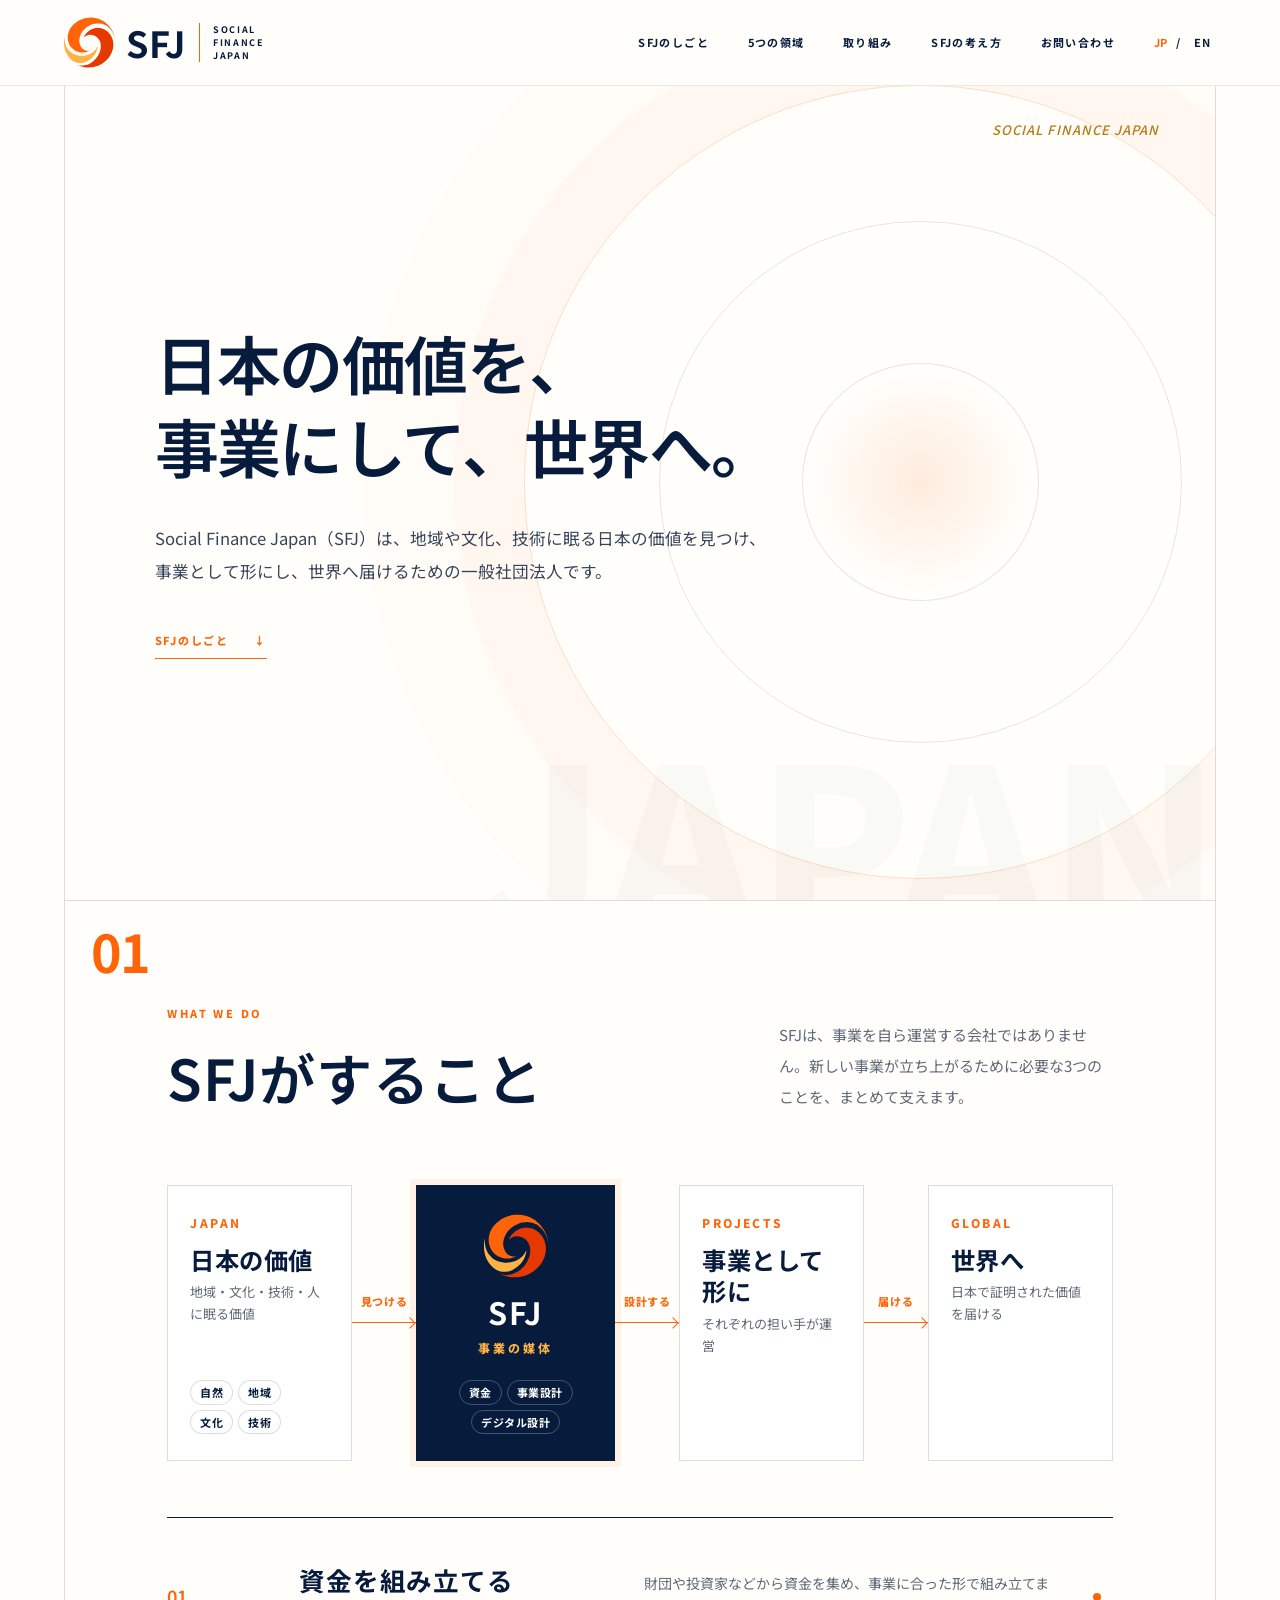
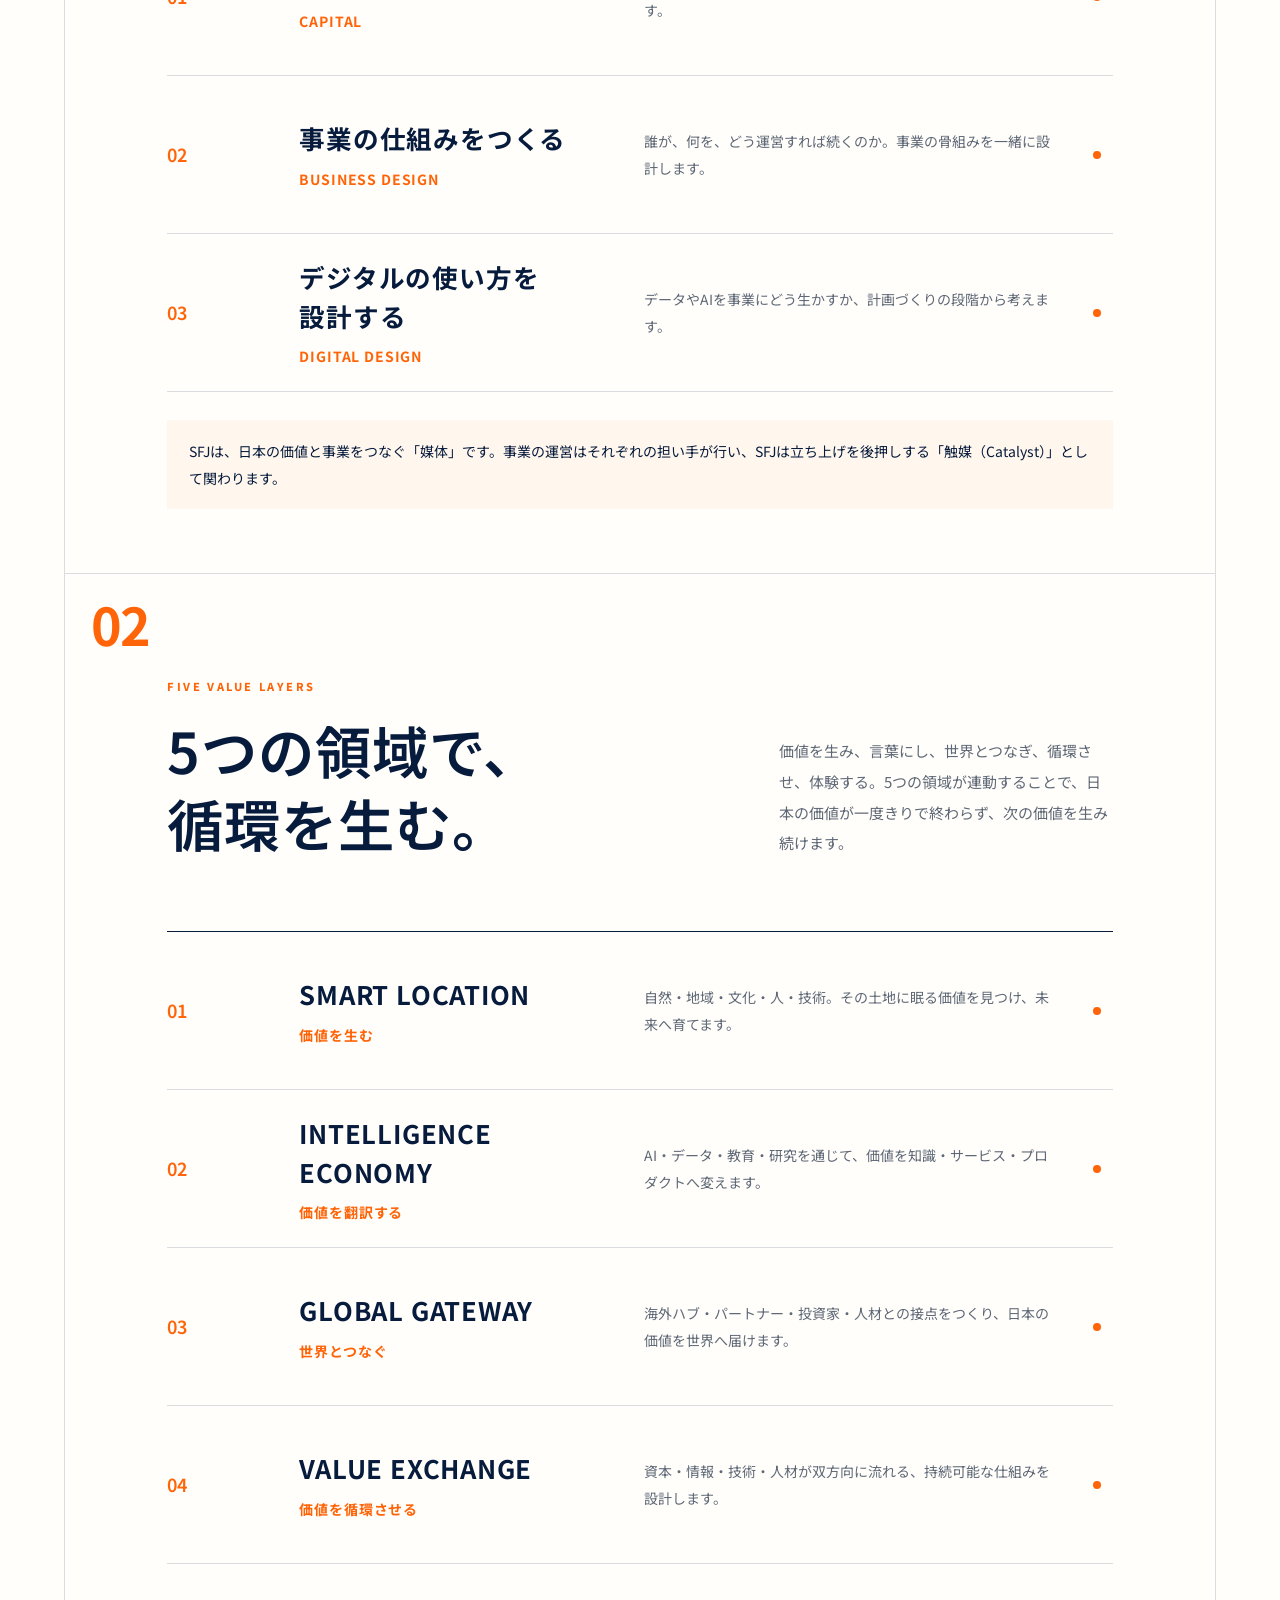
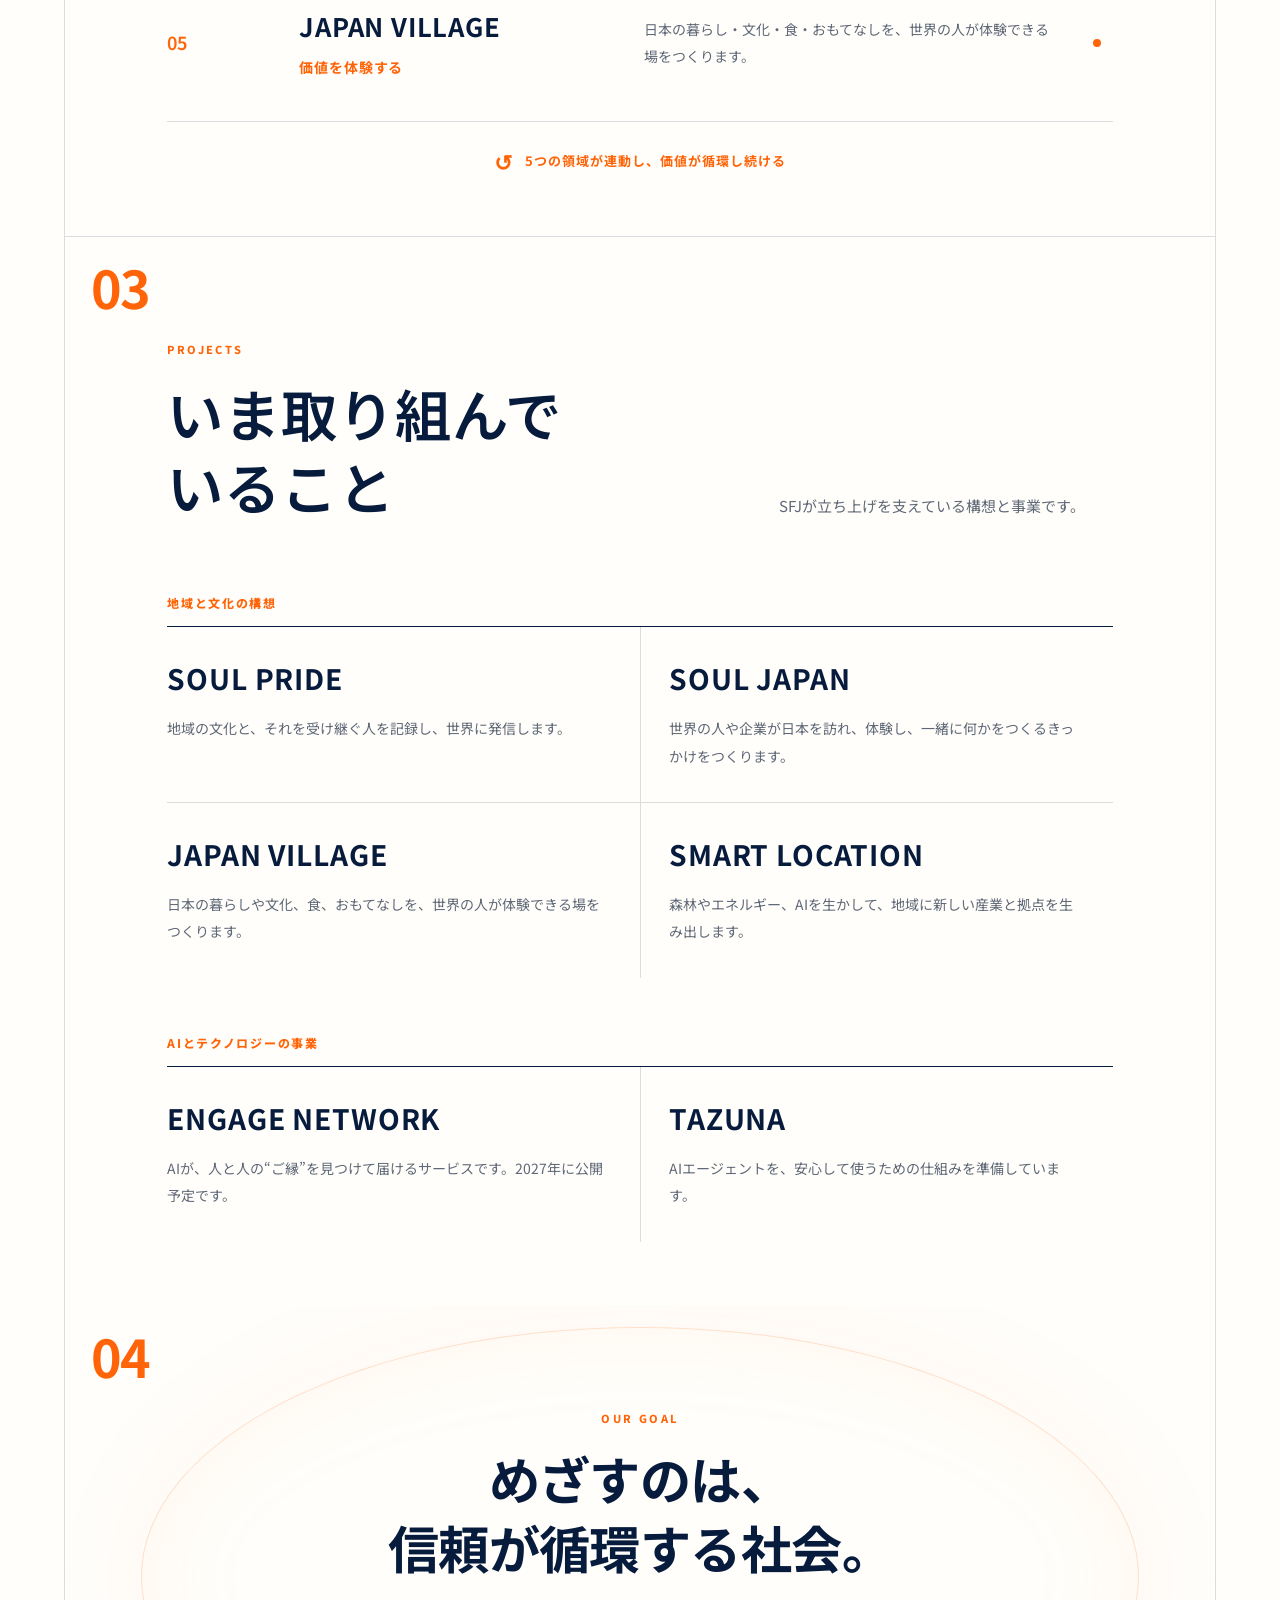
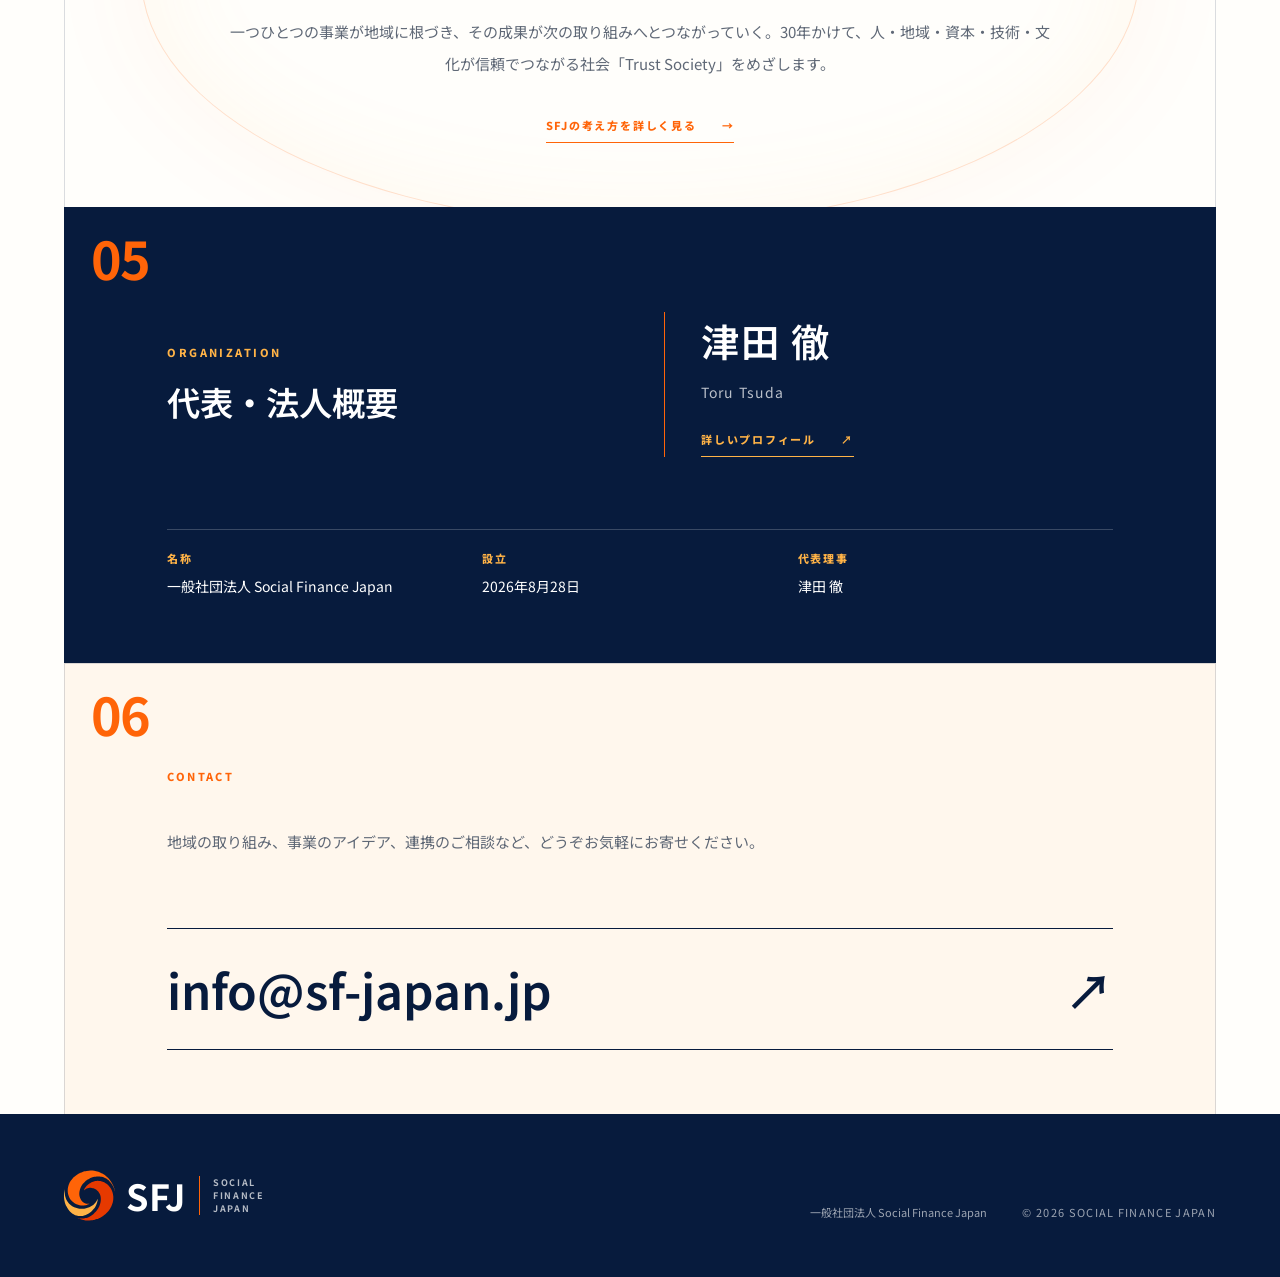
<file: index.html>
<!DOCTYPE html><html lang="ja"><head><meta charSet="utf-8"/><meta name="viewport" content="width=device-width, initial-scale=1"/><link rel="stylesheet" href="style.css?v=20261003b"><link rel="stylesheet" href="additions.css?v=20261003b"><title>Social Finance Japan | 日本の価値を、事業にして、世界へ</title><meta name="description" content="Social Finance Japan（SFJ）は、地域や文化、技術に眠る日本の価値を見つけ、事業として形にし、世界へ届けるための一般社団法人です。"/><link rel="alternate" hreflang="ja" href="https://sf-japan.jp/"/><link rel="alternate" hreflang="en" href="https://sf-japan.jp/en/"/><link rel="alternate" hreflang="x-default" href="https://sf-japan.jp/"/><link rel="canonical" href="https://sf-japan.jp/"/><meta property="og:type" content="website"/><meta property="og:url" content="https://sf-japan.jp/"/><meta property="og:title" content="Social Finance Japan | 日本の価値を、事業にして、世界へ"/><meta property="og:description" content="Social Finance Japan（SFJ）は、地域や文化、技術に眠る日本の価値を見つけ、事業として形にし、世界へ届けるための一般社団法人です。"/><meta property="og:image" content="https://sf-japan.jp/og-image.png"/><meta name="twitter:card" content="summary_large_image"/><link rel="icon" type="image/svg+xml" href="sfj-mark.svg?v=20261003b"/><link rel="apple-touch-icon" href="apple-touch-icon.png"/></head><body><main><header class="site-header"><a href="#top" aria-label="Social Finance Japan ホーム"><div class="brand "><img src="sfj-mark.svg?v=20261003b" alt="SFJ" width="78" height="68"/><div class="brand__type"><strong>SFJ</strong><span>SOCIAL FINANCE JAPAN</span></div></div></a><div class="header-actions"><nav aria-label="メインナビゲーション"><a href="#what">SFJのしごと</a><a href="#layers">5つの領域</a><a href="#projects">取り組み</a><a href="vision/">SFJの考え方</a><a href="#contact">お問い合わせ</a></nav><div class="language-switch" aria-label="言語切り替え"><span aria-current="page" lang="ja">JP</span><span aria-hidden="true">/</span><a href="en/" hrefLang="en" lang="en" aria-label="View in English">EN</a></div></div></header><section class="hero section-frame" id="top"><div class="hero__ring" aria-hidden="true"></div><div class="eyebrow">SOCIAL FINANCE JAPAN</div><div class="hero__content"><h1>日本の価値を、<br/><span class="nw">事業にして、</span><span class="nw">世界へ。</span></h1><p class="hero__lead">Social Finance Japan（SFJ）は、地域や文化、技術に眠る日本の価値を見つけ、<br class="pc"/>事業として形にし、世界へ届けるための一般社団法人です。</p><a class="text-link" href="#what">SFJのしごと <span aria-hidden="true">↓</span></a></div><div class="hero__word" aria-hidden="true">JAPAN</div></section><section class="values section-frame" id="what"><div class="section-number">01</div><div class="section-heading"><div><p class="section-label">WHAT WE DO</p><h2>SFJがすること</h2></div><p>SFJは、事業を自ら運営する会社ではありません。新しい事業が立ち上がるために必要な3つのことを、まとめて支えます。</p></div><figure class="eco eco--compact" aria-label="SFJが媒体となる構図：日本の価値を、SFJが資金・事業設計・デジタル設計でつなぎ、担い手が事業として形にし、世界へ届ける"><ol class="eco__flow"><li class="eco__node"><span class="eco__num">JAPAN</span><b>日本の価値</b><em>地域・文化・技術・人に眠る価値</em><div class="eco__tags"><span>自然</span><span>地域</span><span>文化</span><span>技術</span></div></li><li class="eco__arrow" aria-hidden="true"><span>見つける</span></li><li class="eco__node eco__node--core"><img src="sfj-mark.svg?v=20261003b" alt="" width="64" height="64"/><b>SFJ</b><em>事業の媒体</em><div class="eco__tags"><span>資金</span><span>事業設計</span><span>デジタル設計</span></div></li><li class="eco__arrow" aria-hidden="true"><span>設計する</span></li><li class="eco__node"><span class="eco__num">PROJECTS</span><b><span class="nw">事業として</span><span class="nw">形に</span></b><em>それぞれの担い手が運営</em></li><li class="eco__arrow" aria-hidden="true"><span>届ける</span></li><li class="eco__node"><span class="eco__num">GLOBAL</span><b>世界へ</b><em>日本で証明された価値を届ける</em></li></ol></figure><div class="values__list"><article class="value-row"><span class="value-row__number">01</span><div class="value-row__title"><h3 class="simple__h3">資金を組み立てる</h3><strong>CAPITAL</strong></div><p>財団や投資家などから資金を集め、事業に合った形で組み立てます。</p><span class="value-row__dot" aria-hidden="true"></span></article><article class="value-row"><span class="value-row__number">02</span><div class="value-row__title"><h3 class="simple__h3"><span class="nw">事業の</span><span class="nw">仕組みをつくる</span></h3><strong>BUSINESS DESIGN</strong></div><p>誰が、何を、どう運営すれば続くのか。事業の骨組みを一緒に設計します。</p><span class="value-row__dot" aria-hidden="true"></span></article><article class="value-row"><span class="value-row__number">03</span><div class="value-row__title"><h3 class="simple__h3"><span class="nw">デジタルの</span><span class="nw">使い方を</span><span class="nw">設計する</span></h3><strong>DIGITAL DESIGN</strong></div><p>データやAIを事業にどう生かすか、計画づくりの段階から考えます。</p><span class="value-row__dot" aria-hidden="true"></span></article></div><p class="simple__note">SFJは、日本の価値と事業をつなぐ「媒体」です。事業の運営はそれぞれの担い手が行い、SFJは立ち上げを後押しする「触媒（Catalyst）」として関わります。</p></section><section class="values section-frame" id="layers"><div class="section-number">02</div><div class="section-heading"><div><p class="section-label">FIVE VALUE LAYERS</p><h2><span class="nw">5つの領域で、</span><br/><span class="nw">循環を生む。</span></h2></div><p>価値を生み、言葉にし、世界とつなぎ、循環させ、体験する。5つの領域が連動することで、日本の価値が一度きりで終わらず、次の価値を生み続けます。</p></div><div class="values__list"><article class="value-row"><span class="value-row__number">01</span><div class="value-row__title"><h3>SMART LOCATION</h3><strong>価値を生む</strong></div><p>自然・地域・文化・人・技術。その土地に眠る価値を見つけ、未来へ育てます。</p><span class="value-row__dot" aria-hidden="true"></span></article><article class="value-row"><span class="value-row__number">02</span><div class="value-row__title"><h3>INTELLIGENCE ECONOMY</h3><strong>価値を翻訳する</strong></div><p>AI・データ・教育・研究を通じて、価値を知識・サービス・プロダクトへ変えます。</p><span class="value-row__dot" aria-hidden="true"></span></article><article class="value-row"><span class="value-row__number">03</span><div class="value-row__title"><h3>GLOBAL GATEWAY</h3><strong>世界とつなぐ</strong></div><p>海外ハブ・パートナー・投資家・人材との接点をつくり、日本の価値を世界へ届けます。</p><span class="value-row__dot" aria-hidden="true"></span></article><article class="value-row"><span class="value-row__number">04</span><div class="value-row__title"><h3>VALUE EXCHANGE</h3><strong>価値を循環させる</strong></div><p>資本・情報・技術・人材が双方向に流れる、持続可能な仕組みを設計します。</p><span class="value-row__dot" aria-hidden="true"></span></article><article class="value-row"><span class="value-row__number">05</span><div class="value-row__title"><h3>JAPAN VILLAGE</h3><strong>価値を体験する</strong></div><p>日本の暮らし・文化・食・おもてなしを、世界の人が体験できる場をつくります。</p><span class="value-row__dot" aria-hidden="true"></span></article></div><p class="simple__loop"><span aria-hidden="true">↺</span>5つの領域が連動し、価値が循環し続ける</p></section><section class="projects section-frame" id="projects"><div class="section-number">03</div><div class="section-heading"><div><p class="section-label">PROJECTS</p><h2><span class="nw">いま取り組んで</span><span class="nw">いること</span></h2></div><p>SFJが立ち上げを支えている構想と事業です。</p></div><p class="simple__group">地域と文化の構想</p><div class="projects__list simple__projects"><article><h3>SOUL PRIDE</h3><p>地域の文化と、それを受け継ぐ人を記録し、世界に発信します。</p></article><article><h3>SOUL JAPAN</h3><p>世界の人や企業が日本を訪れ、体験し、一緒に何かをつくるきっかけをつくります。</p></article><article><h3>JAPAN VILLAGE</h3><p>日本の暮らしや文化、食、おもてなしを、世界の人が体験できる場をつくります。</p></article><article><h3>SMART LOCATION</h3><p>森林やエネルギー、AIを生かして、地域に新しい産業と拠点を生み出します。</p></article></div><p class="simple__group">AIとテクノロジーの事業</p><div class="projects__list simple__projects"><article><h3>ENGAGE NETWORK</h3><p>AIが、人と人の“ご縁”を見つけて届けるサービスです。2027年に公開予定です。</p></article><article><h3>TAZUNA</h3><p>AIエージェントを、安心して使うための仕組みを準備しています。</p></article></div></section><section class="vision section-frame" id="goal"><div class="section-number">04</div><div class="vision__halo" aria-hidden="true"></div><p class="section-label">OUR GOAL</p><h2 class="simple__vision-h2">めざすのは、<br/><span class="nw">信頼が循環する社会。</span></h2><p class="vision__body">一つひとつの事業が地域に根づき、その成果が次の取り組みへとつながっていく。30年かけて、人・地域・資本・技術・文化が信頼でつながる社会「Trust Society」をめざします。</p><a class="text-link" href="vision/">SFJの考え方を詳しく見る <span aria-hidden="true">→</span></a></section><section class="representative section-frame" id="representative" aria-labelledby="representative-title"><div class="section-number">05</div><div><p class="section-label">ORGANIZATION</p><h2 id="representative-title">代表・法人概要</h2></div><div class="representative__identity"><p class="representative__name">津田 徹<span lang="en">Toru Tsuda</span></p><a class="text-link" href="https://lucci-jp.github.io/aboutme/" target="_blank" rel="noopener noreferrer">詳しいプロフィール <span aria-hidden="true">↗</span></a></div><dl class="org"><div><dt>名称</dt><dd>一般社団法人 Social Finance Japan</dd></div><div><dt>設立</dt><dd>2026年8月28日</dd></div><div><dt>代表理事</dt><dd>津田 徹</dd></div></dl></section><section class="contact section-frame" id="contact"><div class="section-number">06</div><p class="section-label">CONTACT</p><p>地域の取り組み、事業のアイデア、連携のご相談など、どうぞお気軽にお寄せください。</p><a class="contact__mail" href="mailto:info@sf-japan.jp">info@sf-japan.jp <span aria-hidden="true">↗</span></a></section><footer><div class="brand brand--footer"><img src="sfj-mark.svg?v=20261003b" alt="SFJ" width="78" height="68" loading="lazy"/><div class="brand__type"><strong>SFJ</strong><span>SOCIAL FINANCE JAPAN</span></div></div><p>一般社団法人 Social Finance Japan</p><p class="footer__copy">© 2026 SOCIAL FINANCE JAPAN</p></footer></main></body></html>
</file>
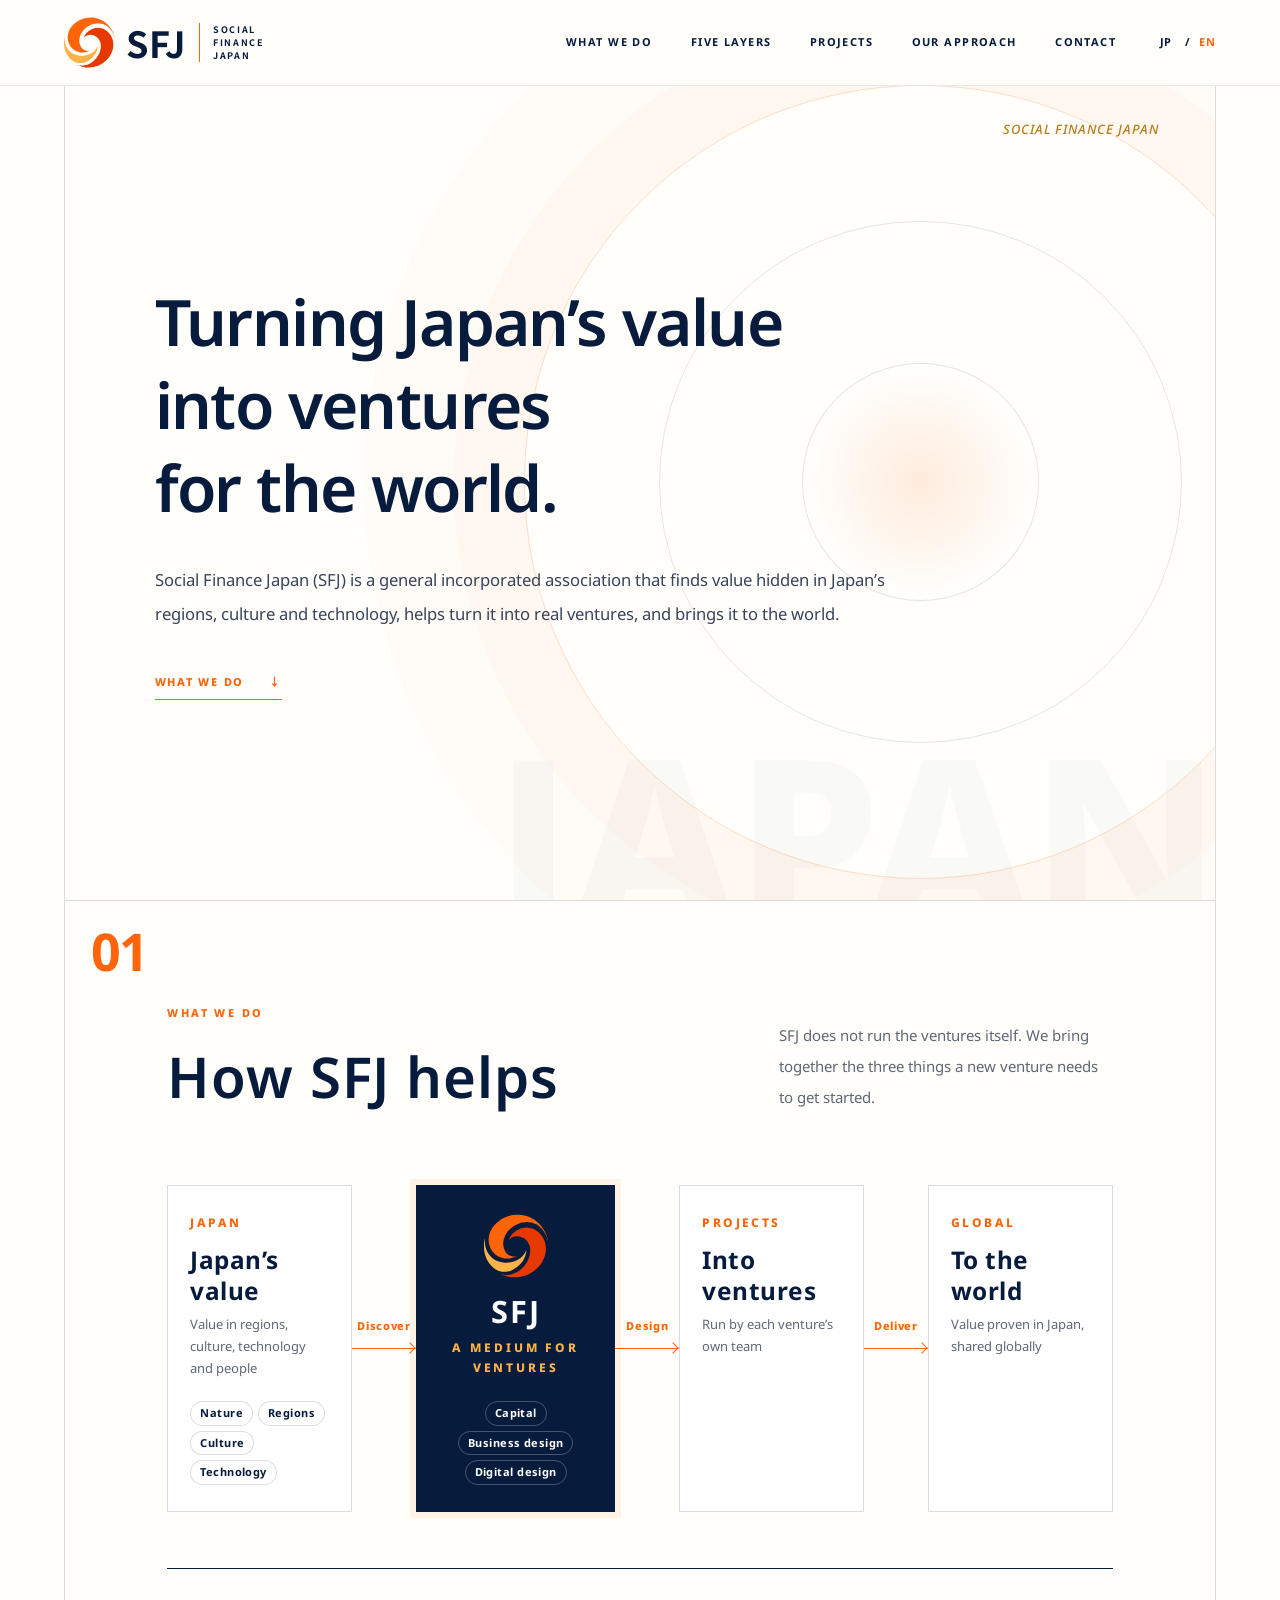
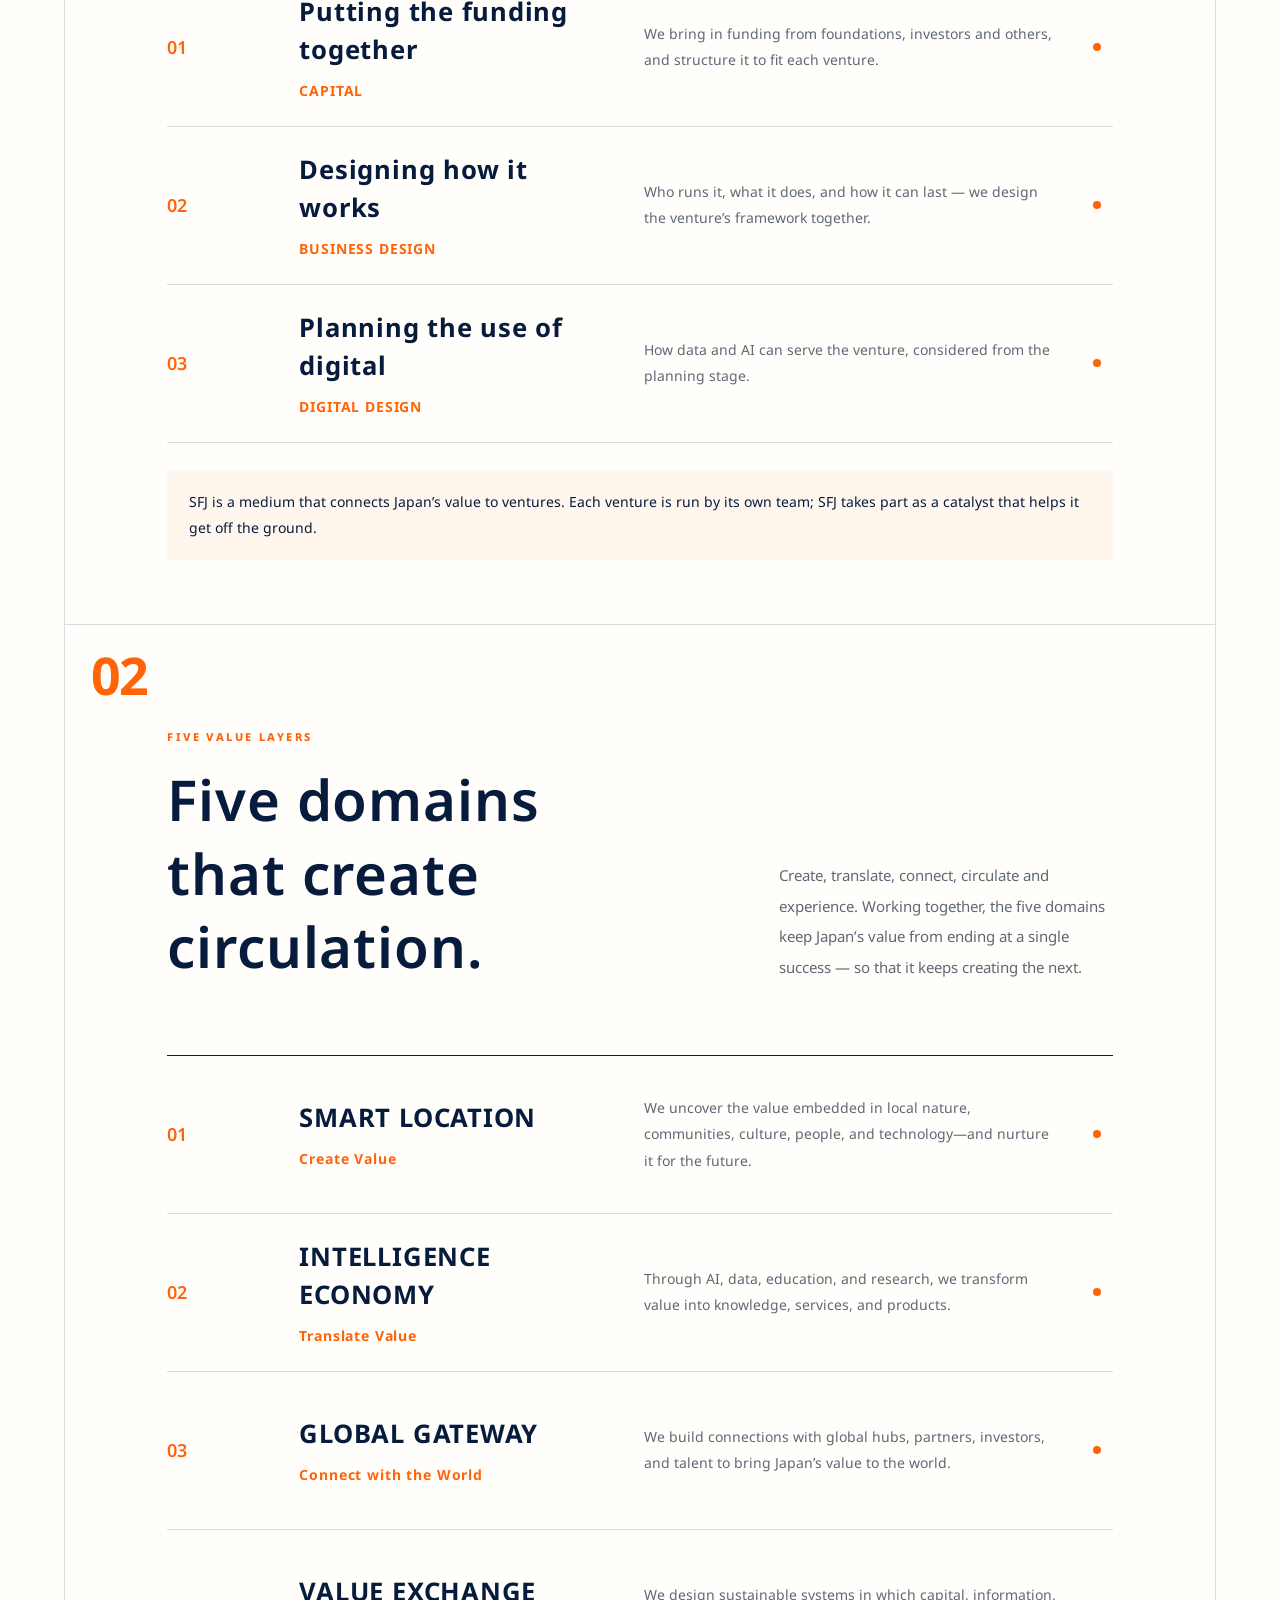
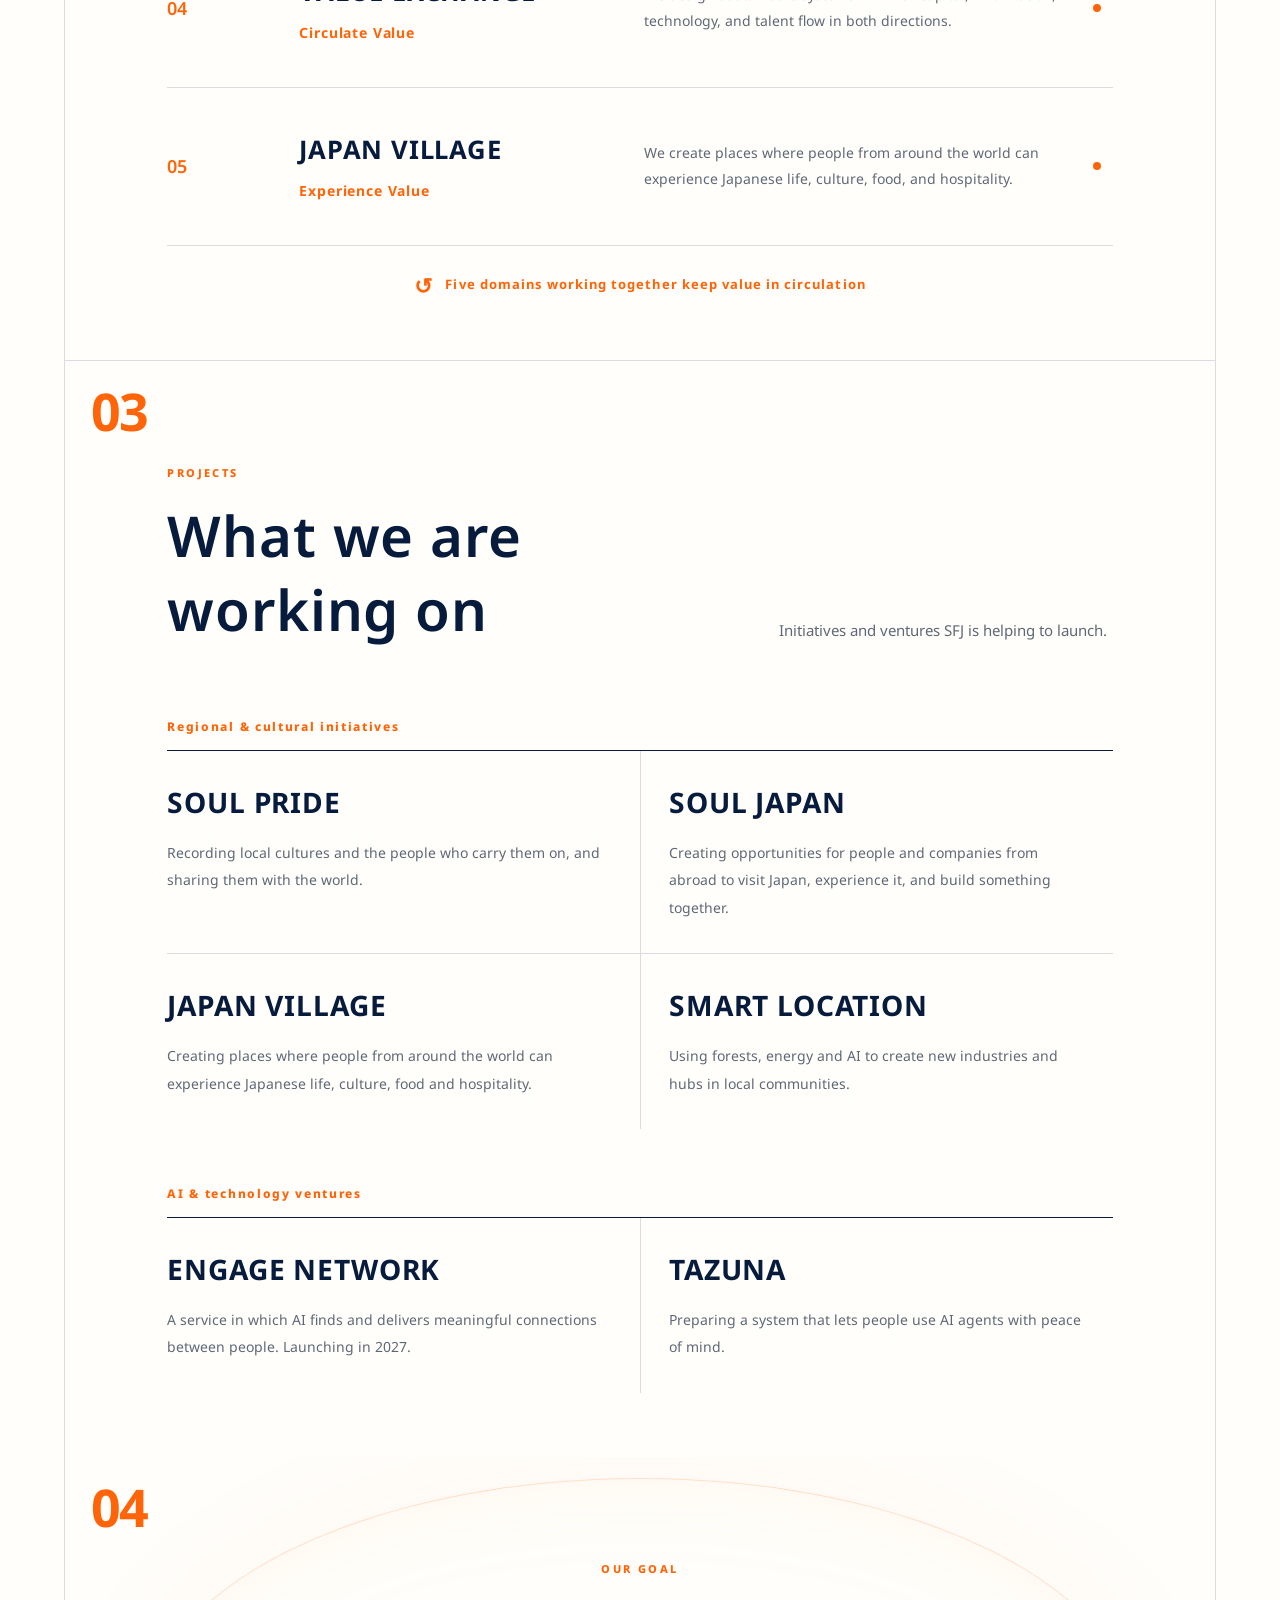
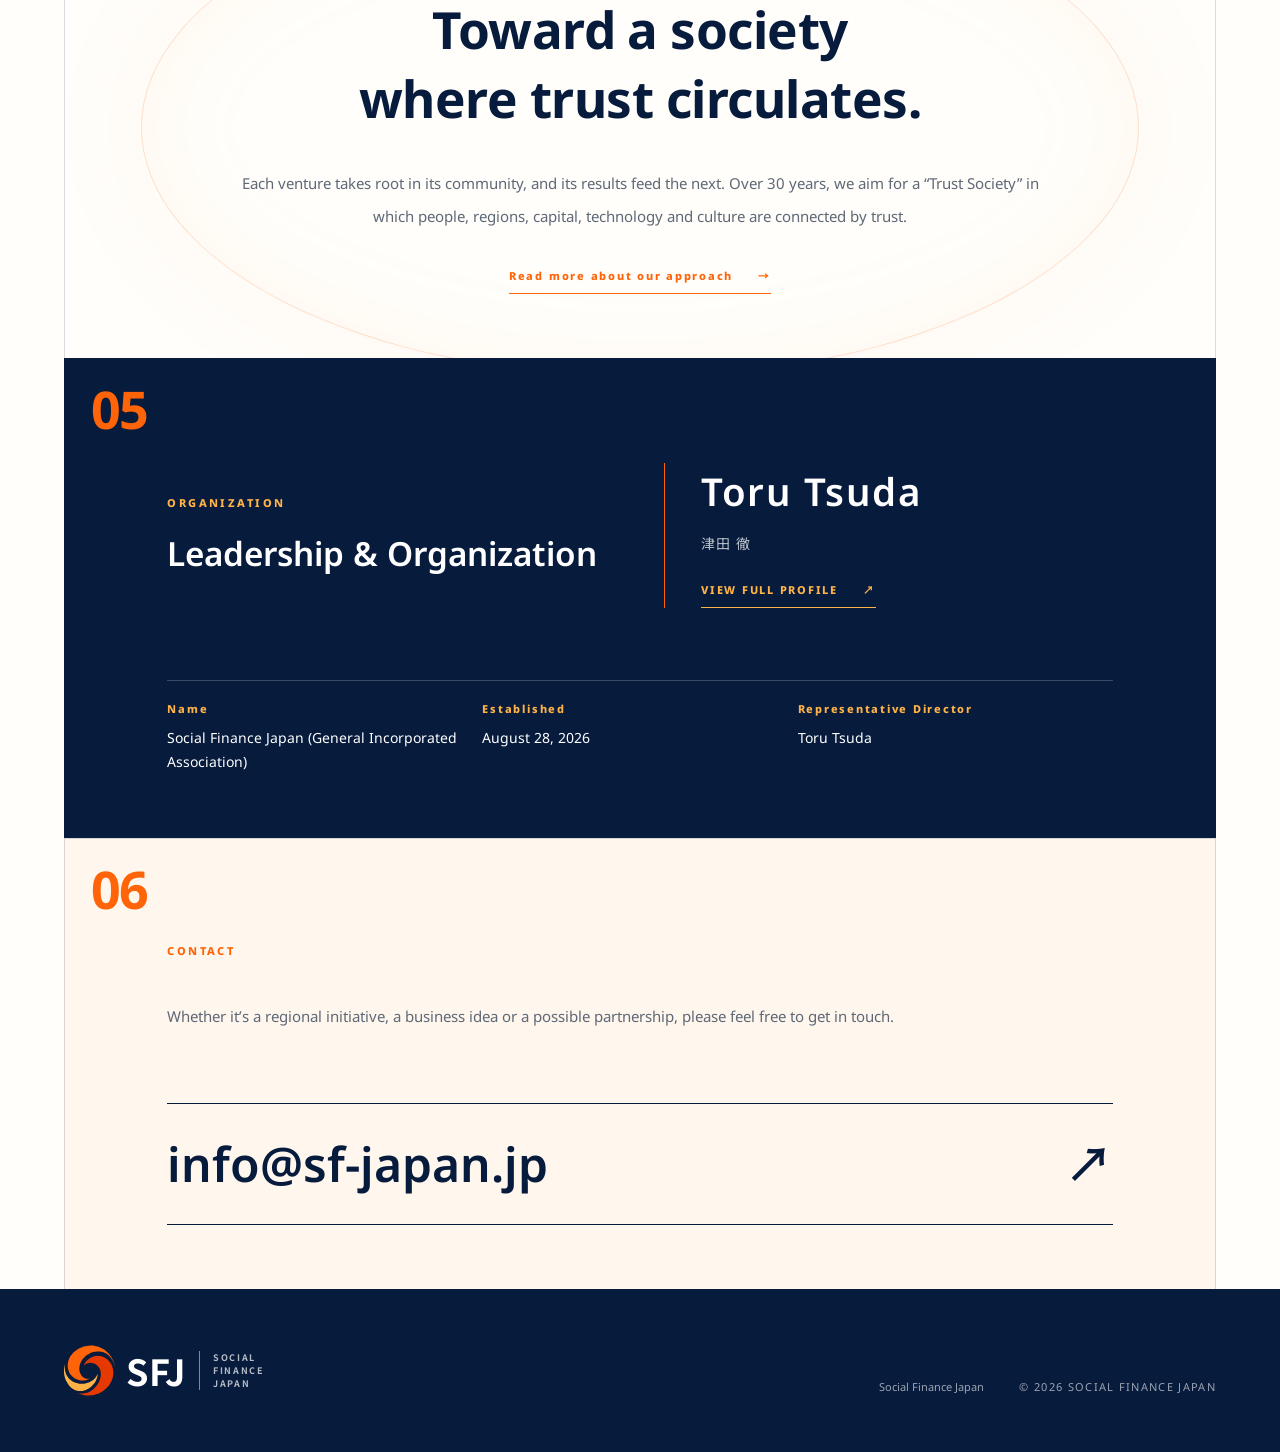
<file: en/index.html>
<!DOCTYPE html><html lang="en"><head><meta charSet="utf-8"/><meta name="viewport" content="width=device-width, initial-scale=1"/><link rel="stylesheet" href="../style.css?v=20261003b"><link rel="stylesheet" href="../additions.css?v=20261003b"><title>Social Finance Japan | Turning Japan’s value into ventures for the world</title><meta name="description" content="Social Finance Japan (SFJ) is a general incorporated association in Japan that finds value in Japan’s regions, culture and technology, turns it into ventures, and brings it to the world."/><link rel="alternate" hreflang="ja" href="https://sf-japan.jp/"/><link rel="alternate" hreflang="en" href="https://sf-japan.jp/en/"/><link rel="alternate" hreflang="x-default" href="https://sf-japan.jp/"/><link rel="canonical" href="https://sf-japan.jp/en/"/><meta property="og:type" content="website"/><meta property="og:url" content="https://sf-japan.jp/en/"/><meta property="og:title" content="Social Finance Japan | Turning Japan’s value into ventures for the world"/><meta property="og:description" content="Social Finance Japan (SFJ) is a general incorporated association in Japan that finds value in Japan’s regions, culture and technology, turns it into ventures, and brings it to the world."/><meta property="og:image" content="https://sf-japan.jp/og-image.png"/><meta name="twitter:card" content="summary_large_image"/><link rel="icon" type="image/svg+xml" href="../sfj-mark.svg?v=20261003b"/><link rel="apple-touch-icon" href="../apple-touch-icon.png"/></head><body><main><header class="site-header"><a href="#top" aria-label="Social Finance Japan home"><div class="brand "><img src="../sfj-mark.svg?v=20261003b" alt="SFJ" width="78" height="68"/><div class="brand__type"><strong>SFJ</strong><span>SOCIAL FINANCE JAPAN</span></div></div></a><div class="header-actions"><nav aria-label="Main navigation"><a href="#what">WHAT WE DO</a><a href="#layers">FIVE LAYERS</a><a href="#projects">PROJECTS</a><a href="vision/">OUR APPROACH</a><a href="#contact">CONTACT</a></nav><div class="language-switch" aria-label="Language selection"><a href="../" hrefLang="ja" lang="ja" aria-label="日本語で表示">JP</a><span aria-hidden="true">/</span><span aria-current="page" lang="en">EN</span></div></div></header><section class="hero section-frame" id="top"><div class="hero__ring" aria-hidden="true"></div><div class="eyebrow">SOCIAL FINANCE JAPAN</div><div class="hero__content"><h1>Turning Japan’s value<br/>into ventures<br/>for the world.</h1><p class="hero__lead">Social Finance Japan (SFJ) is a general incorporated association that finds value hidden in Japan’s regions, culture and technology, helps turn it into real ventures, and brings it to the world.</p><a class="text-link" href="#what">WHAT WE DO <span aria-hidden="true">↓</span></a></div><div class="hero__word" aria-hidden="true">JAPAN</div></section><section class="values section-frame" id="what"><div class="section-number">01</div><div class="section-heading"><div><p class="section-label">WHAT WE DO</p><h2>How SFJ helps</h2></div><p>SFJ does not run the ventures itself. We bring together the three things a new venture needs to get started.</p></div><figure class="eco eco--compact" aria-label="SFJ as the medium: Japan’s value is connected by SFJ through capital, business design and digital design, turned into ventures by their teams, and delivered to the world"><ol class="eco__flow"><li class="eco__node"><span class="eco__num">JAPAN</span><b>Japan’s value</b><em>Value in regions, culture, technology and people</em><div class="eco__tags"><span>Nature</span><span>Regions</span><span>Culture</span><span>Technology</span></div></li><li class="eco__arrow" aria-hidden="true"><span>Discover</span></li><li class="eco__node eco__node--core"><img src="../sfj-mark.svg?v=20261003b" alt="" width="64" height="64"/><b>SFJ</b><em>A MEDIUM FOR VENTURES</em><div class="eco__tags"><span>Capital</span><span>Business design</span><span>Digital design</span></div></li><li class="eco__arrow" aria-hidden="true"><span>Design</span></li><li class="eco__node"><span class="eco__num">PROJECTS</span><b>Into ventures</b><em>Run by each venture’s own team</em></li><li class="eco__arrow" aria-hidden="true"><span>Deliver</span></li><li class="eco__node"><span class="eco__num">GLOBAL</span><b>To the world</b><em>Value proven in Japan, shared globally</em></li></ol></figure><div class="values__list"><article class="value-row"><span class="value-row__number">01</span><div class="value-row__title"><h3 class="simple__h3">Putting the funding together</h3><strong>CAPITAL</strong></div><p>We bring in funding from foundations, investors and others, and structure it to fit each venture.</p><span class="value-row__dot" aria-hidden="true"></span></article><article class="value-row"><span class="value-row__number">02</span><div class="value-row__title"><h3 class="simple__h3">Designing how it works</h3><strong>BUSINESS DESIGN</strong></div><p>Who runs it, what it does, and how it can last — we design the venture’s framework together.</p><span class="value-row__dot" aria-hidden="true"></span></article><article class="value-row"><span class="value-row__number">03</span><div class="value-row__title"><h3 class="simple__h3">Planning the use of digital</h3><strong>DIGITAL DESIGN</strong></div><p>How data and AI can serve the venture, considered from the planning stage.</p><span class="value-row__dot" aria-hidden="true"></span></article></div><p class="simple__note">SFJ is a medium that connects Japan’s value to ventures. Each venture is run by its own team; SFJ takes part as a catalyst that helps it get off the ground.</p></section><section class="values section-frame" id="layers"><div class="section-number">02</div><div class="section-heading"><div><p class="section-label">FIVE VALUE LAYERS</p><h2>Five domains<br/>that create circulation.</h2></div><p>Create, translate, connect, circulate and experience. Working together, the five domains keep Japan’s value from ending at a single success — so that it keeps creating the next.</p></div><div class="values__list"><article class="value-row"><span class="value-row__number">01</span><div class="value-row__title"><h3>SMART LOCATION</h3><strong>Create Value</strong></div><p>We uncover the value embedded in local nature, communities, culture, people, and technology—and nurture it for the future.</p><span class="value-row__dot" aria-hidden="true"></span></article><article class="value-row"><span class="value-row__number">02</span><div class="value-row__title"><h3>INTELLIGENCE ECONOMY</h3><strong>Translate Value</strong></div><p>Through AI, data, education, and research, we transform value into knowledge, services, and products.</p><span class="value-row__dot" aria-hidden="true"></span></article><article class="value-row"><span class="value-row__number">03</span><div class="value-row__title"><h3>GLOBAL GATEWAY</h3><strong>Connect with the World</strong></div><p>We build connections with global hubs, partners, investors, and talent to bring Japan’s value to the world.</p><span class="value-row__dot" aria-hidden="true"></span></article><article class="value-row"><span class="value-row__number">04</span><div class="value-row__title"><h3>VALUE EXCHANGE</h3><strong>Circulate Value</strong></div><p>We design sustainable systems in which capital, information, technology, and talent flow in both directions.</p><span class="value-row__dot" aria-hidden="true"></span></article><article class="value-row"><span class="value-row__number">05</span><div class="value-row__title"><h3>JAPAN VILLAGE</h3><strong>Experience Value</strong></div><p>We create places where people from around the world can experience Japanese life, culture, food, and hospitality.</p><span class="value-row__dot" aria-hidden="true"></span></article></div><p class="simple__loop"><span aria-hidden="true">↺</span>Five domains working together keep value in circulation</p></section><section class="projects section-frame" id="projects"><div class="section-number">03</div><div class="section-heading"><div><p class="section-label">PROJECTS</p><h2>What we are working on</h2></div><p>Initiatives and ventures SFJ is helping to launch.</p></div><p class="simple__group">Regional & cultural initiatives</p><div class="projects__list simple__projects"><article><h3>SOUL PRIDE</h3><p>Recording local cultures and the people who carry them on, and sharing them with the world.</p></article><article><h3>SOUL JAPAN</h3><p>Creating opportunities for people and companies from abroad to visit Japan, experience it, and build something together.</p></article><article><h3>JAPAN VILLAGE</h3><p>Creating places where people from around the world can experience Japanese life, culture, food and hospitality.</p></article><article><h3>SMART LOCATION</h3><p>Using forests, energy and AI to create new industries and hubs in local communities.</p></article></div><p class="simple__group">AI & technology ventures</p><div class="projects__list simple__projects"><article><h3>ENGAGE NETWORK</h3><p>A service in which AI finds and delivers meaningful connections between people. Launching in 2027.</p></article><article><h3>TAZUNA</h3><p>Preparing a system that lets people use AI agents with peace of mind.</p></article></div></section><section class="vision section-frame" id="goal"><div class="section-number">04</div><div class="vision__halo" aria-hidden="true"></div><p class="section-label">OUR GOAL</p><h2 class="simple__vision-h2">Toward a society<br/>where trust circulates.</h2><p class="vision__body">Each venture takes root in its community, and its results feed the next. Over 30 years, we aim for a “Trust Society” in which people, regions, capital, technology and culture are connected by trust.</p><a class="text-link" href="vision/">Read more about our approach <span aria-hidden="true">→</span></a></section><section class="representative section-frame" id="representative" aria-labelledby="representative-title"><div class="section-number">05</div><div><p class="section-label">ORGANIZATION</p><h2 id="representative-title">Leadership & Organization</h2></div><div class="representative__identity"><p class="representative__name">Toru Tsuda<span lang="ja">津田 徹</span></p><a class="text-link" href="https://lucci-jp.github.io/aboutme/" target="_blank" rel="noopener noreferrer">VIEW FULL PROFILE <span aria-hidden="true">↗</span></a></div><dl class="org"><div><dt>Name</dt><dd>Social Finance Japan (General Incorporated Association)</dd></div><div><dt>Established</dt><dd>August 28, 2026</dd></div><div><dt>Representative Director</dt><dd>Toru Tsuda</dd></div></dl></section><section class="contact section-frame" id="contact"><div class="section-number">06</div><p class="section-label">CONTACT</p><p>Whether it’s a regional initiative, a business idea or a possible partnership, please feel free to get in touch.</p><a class="contact__mail" href="mailto:info@sf-japan.jp">info@sf-japan.jp <span aria-hidden="true">↗</span></a></section><footer><div class="brand brand--footer"><img src="../sfj-mark.svg?v=20261003b" alt="SFJ" width="78" height="68" loading="lazy"/><div class="brand__type"><strong>SFJ</strong><span>SOCIAL FINANCE JAPAN</span></div></div><p>Social Finance Japan</p><p class="footer__copy">© 2026 SOCIAL FINANCE JAPAN</p></footer></main></body></html>
</file>
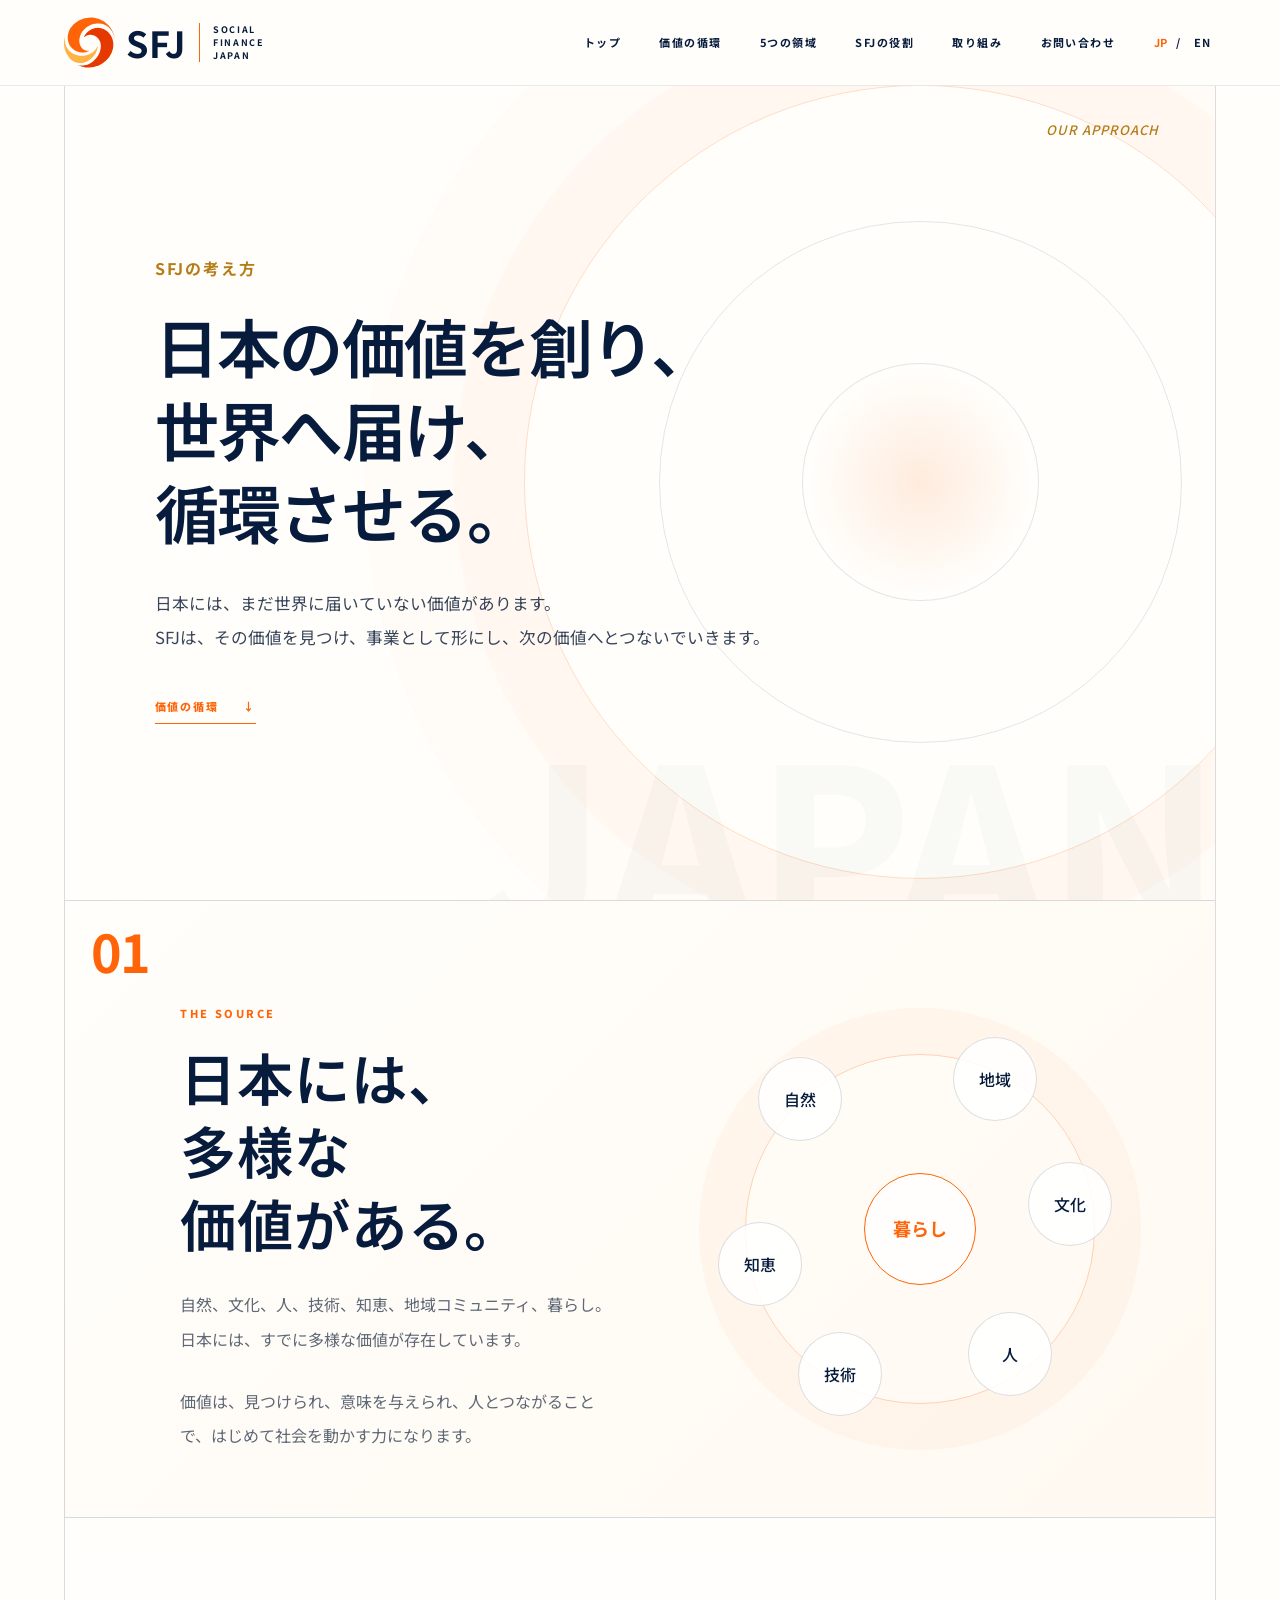
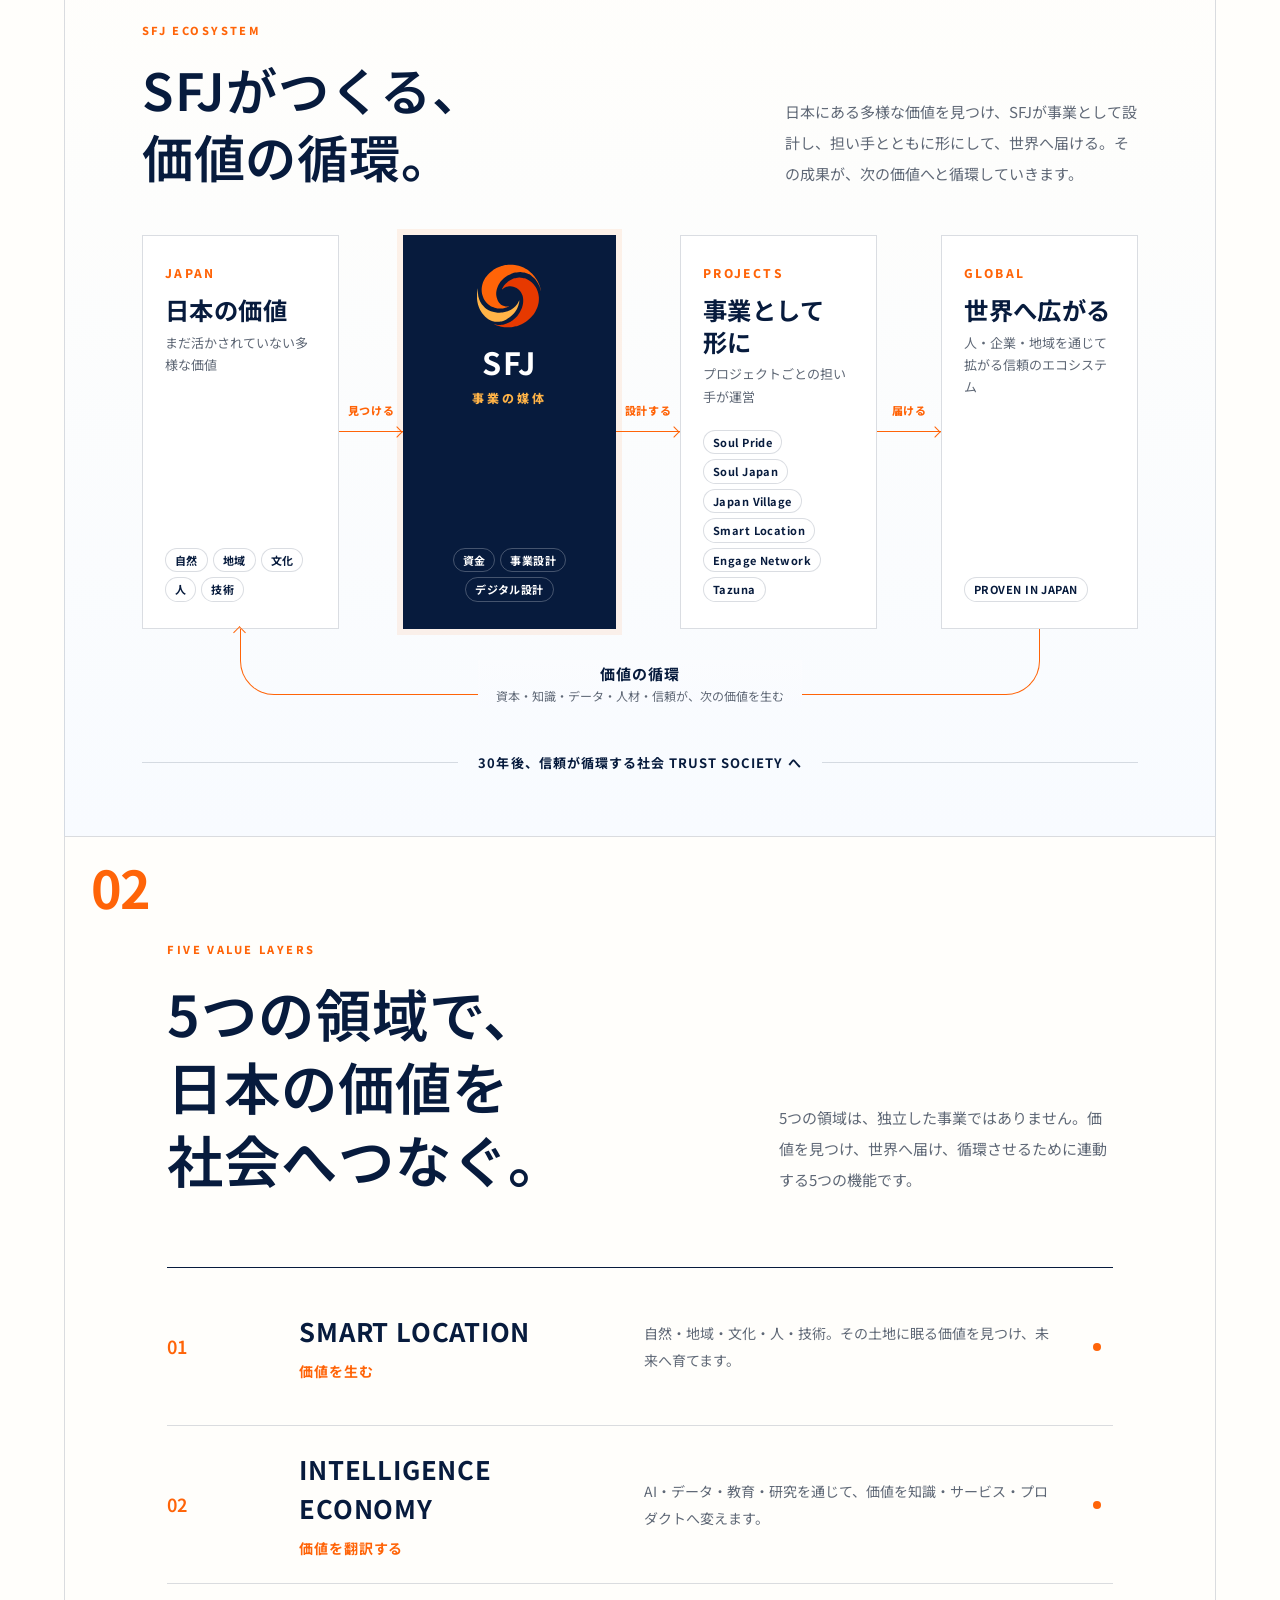
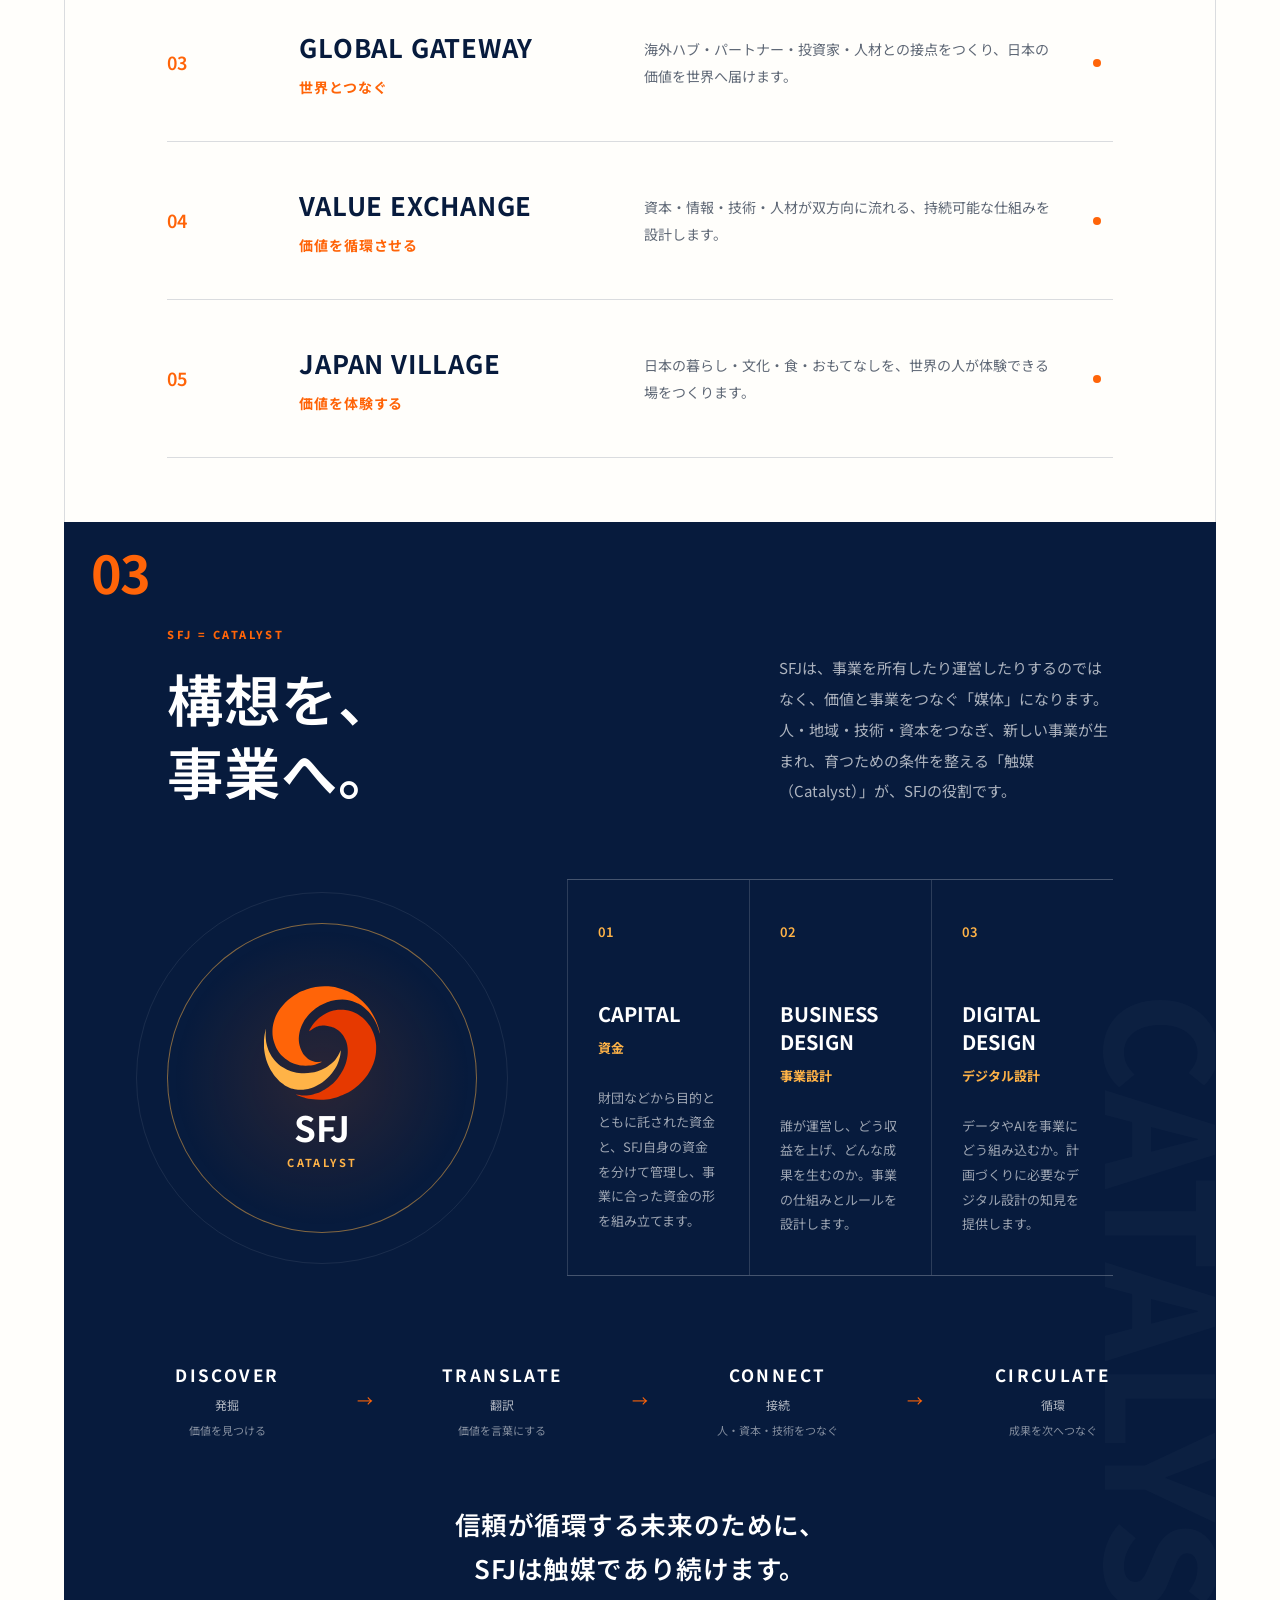
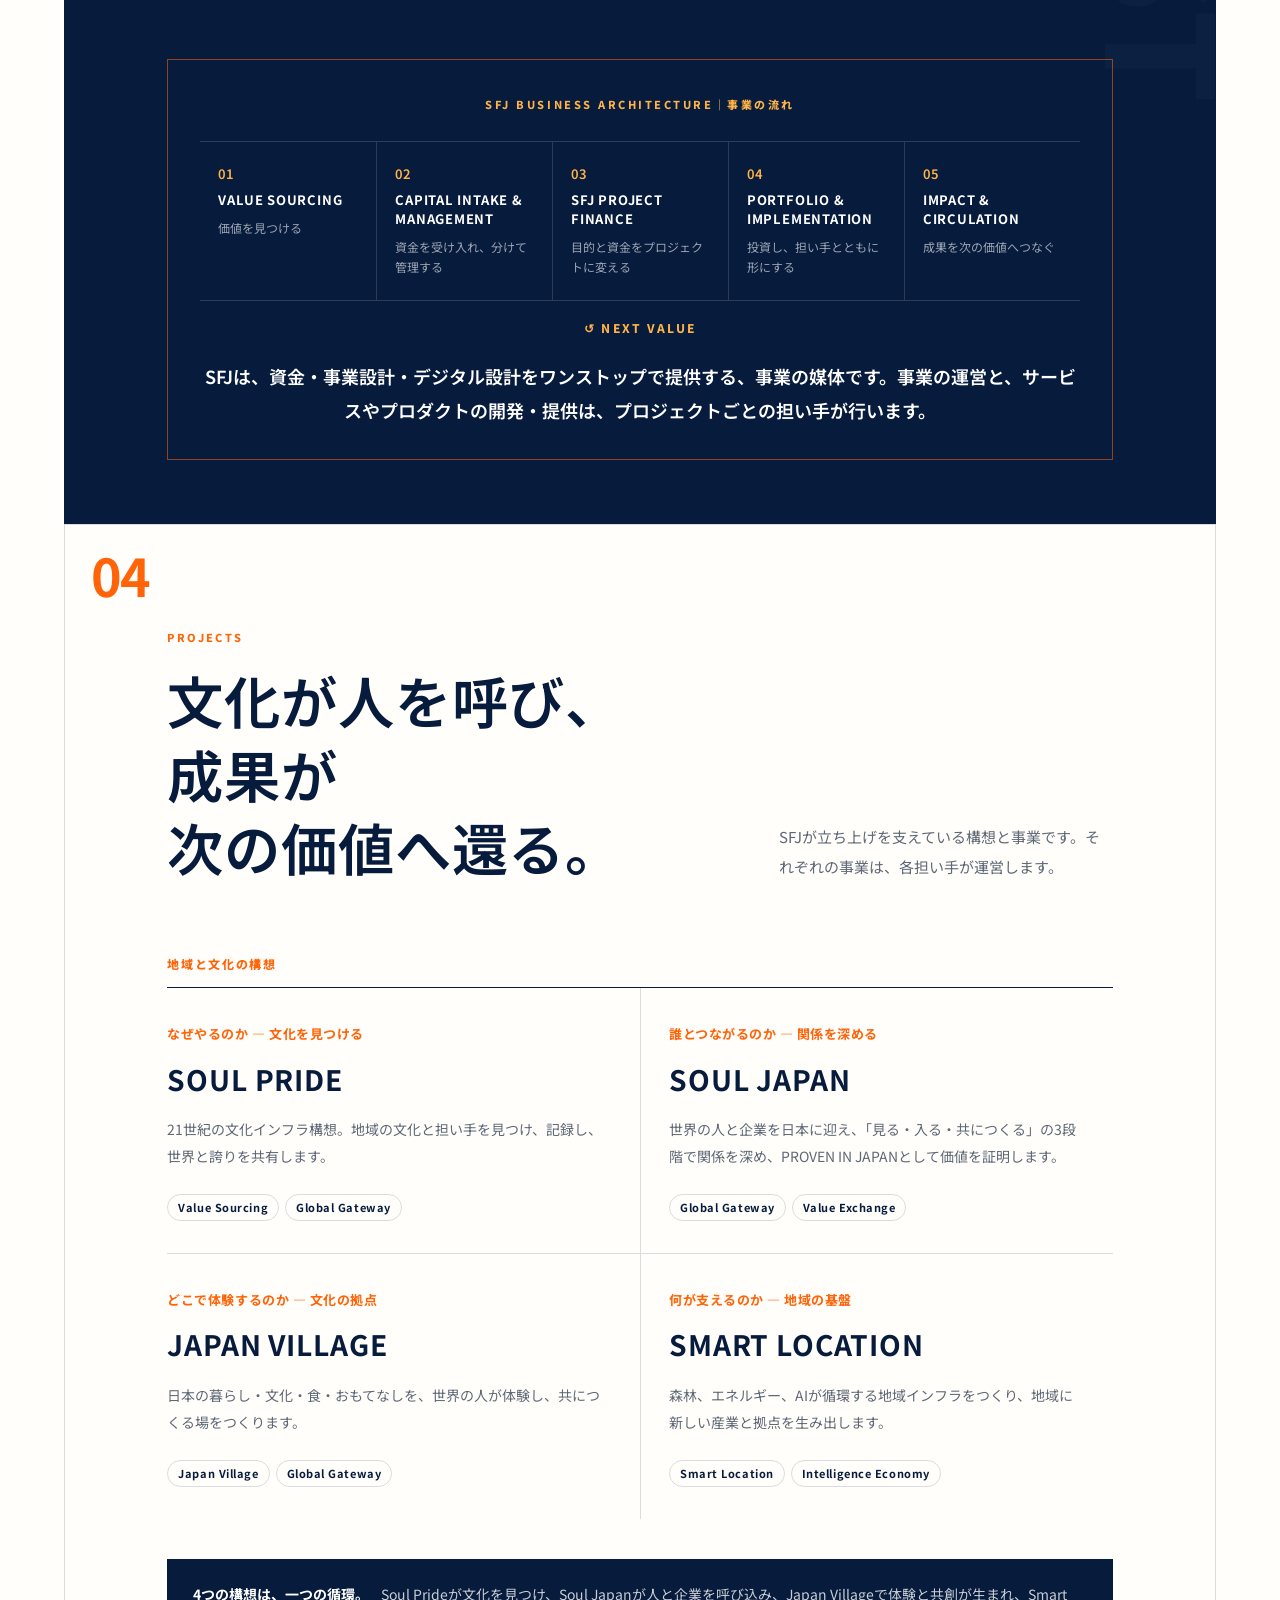
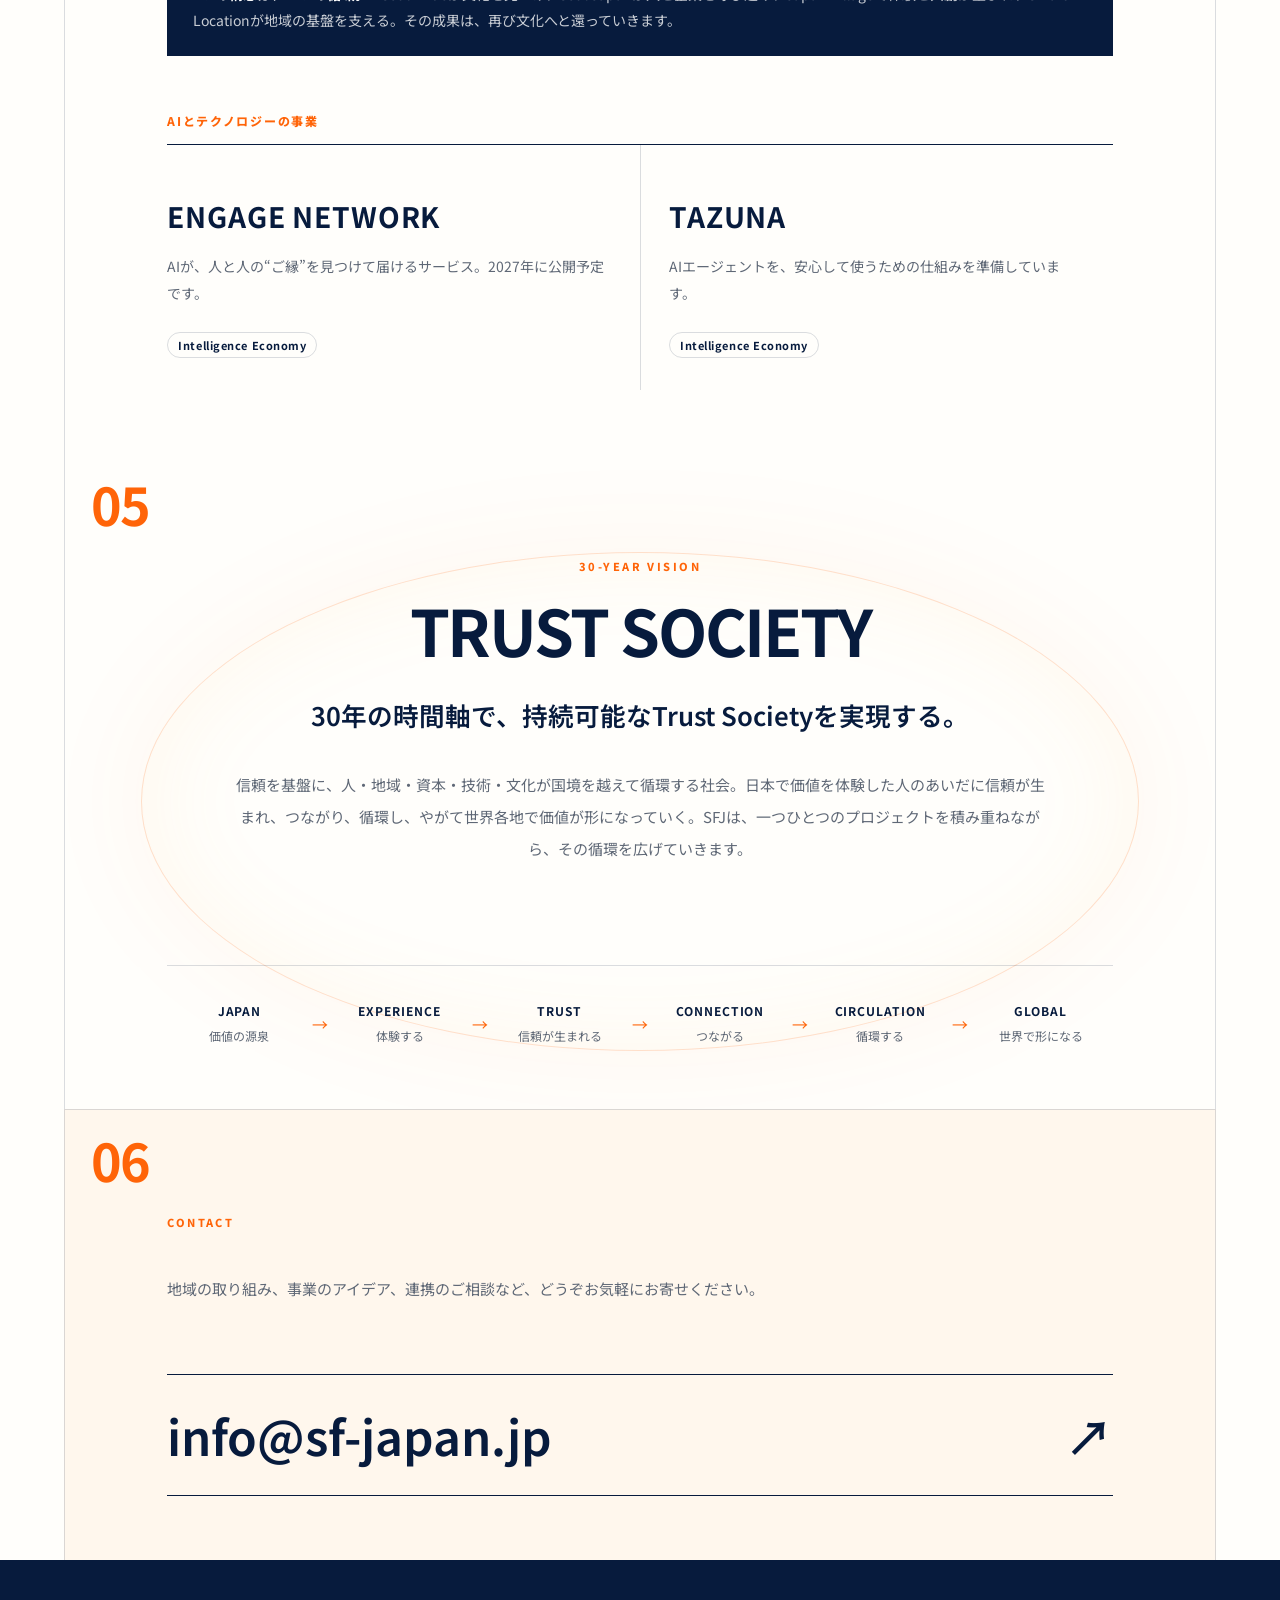
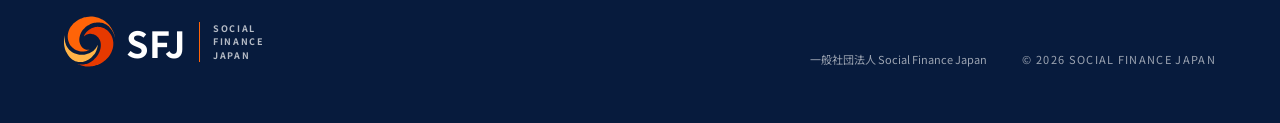
<file: vision/index.html>
<!DOCTYPE html><html lang="ja"><head><meta charSet="utf-8"/><meta name="viewport" content="width=device-width, initial-scale=1"/><link rel="stylesheet" href="../style.css?v=20261003b"><link rel="stylesheet" href="../additions.css?v=20261003b"><title>SFJの考え方 | Social Finance Japan</title><meta name="description" content="Social Finance Japan（SFJ）は、地域や文化、技術に眠る日本の価値を見つけ、事業として形にし、世界へ届けるための一般社団法人です。"/><link rel="alternate" hreflang="ja" href="https://sf-japan.jp/vision/"/><link rel="alternate" hreflang="en" href="https://sf-japan.jp/en/vision/"/><link rel="alternate" hreflang="x-default" href="https://sf-japan.jp/vision/"/><link rel="canonical" href="https://sf-japan.jp/vision/"/><meta property="og:type" content="website"/><meta property="og:url" content="https://sf-japan.jp/vision/"/><meta property="og:title" content="SFJの考え方 | Social Finance Japan"/><meta property="og:description" content="Social Finance Japan（SFJ）は、地域や文化、技術に眠る日本の価値を見つけ、事業として形にし、世界へ届けるための一般社団法人です。"/><meta property="og:image" content="https://sf-japan.jp/og-image.png"/><meta name="twitter:card" content="summary_large_image"/><link rel="icon" type="image/svg+xml" href="../sfj-mark.svg?v=20261003b"/><link rel="apple-touch-icon" href="../apple-touch-icon.png"/></head><body><main><header class="site-header"><a href="../" aria-label="Social Finance Japan ホーム"><div class="brand "><img src="../sfj-mark.svg?v=20261003b" alt="SFJ" width="78" height="68"/><div class="brand__type"><strong>SFJ</strong><span>SOCIAL FINANCE JAPAN</span></div></div></a><div class="header-actions"><nav aria-label="メインナビゲーション"><a href="../">トップ</a><a href="#cycle">価値の循環</a><a href="#layers">5つの領域</a><a href="#catalyst">SFJの役割</a><a href="#projects">取り組み</a><a href="#contact">お問い合わせ</a></nav><div class="language-switch" aria-label="言語切り替え"><span aria-current="page" lang="ja">JP</span><span aria-hidden="true">/</span><a href="../en/vision/" hrefLang="en" lang="en" aria-label="View in English">EN</a></div></div></header><section class="hero section-frame" id="top"><div class="hero__ring" aria-hidden="true"></div><div class="eyebrow">OUR APPROACH</div><div class="hero__content"><p class="hero__kicker">SFJの考え方</p><h1>日本の価値を創り、<br/>世界へ届け、<br/>循環させる。</h1><p class="hero__lead">日本には、まだ世界に届いていない価値があります。<br class="pc"/>SFJは、その価値を見つけ、事業として形にし、次の価値へとつないでいきます。</p><a class="text-link" href="#source">価値の循環 <span aria-hidden="true">↓</span></a></div><div class="hero__word" aria-hidden="true">JAPAN</div></section><section class="japan section-frame" id="source"><div class="section-number">01</div><div class="japan__copy"><p class="section-label">THE SOURCE</p><h2>日本には、<br/><span class="nw">多様な</span><span class="nw">価値がある。</span></h2><p>自然、文化、人、技術、知恵、地域コミュニティ、暮らし。日本には、すでに多様な価値が存在しています。</p><p>価値は、見つけられ、意味を与えられ、人とつながることで、はじめて社会を動かす力になります。</p></div><div class="japan__keywords" aria-label="日本に存在する価値"><span>自然</span><span>地域</span><span>文化</span><span>人</span><span>技術</span><span>知恵</span><span>暮らし</span></div></section><section class="ecosystem-visual section-frame" id="cycle" aria-labelledby="cycle-title"><div class="ecosystem-visual__heading"><div><p class="section-label">SFJ ECOSYSTEM</p><h2 id="cycle-title">SFJがつくる、<br/>価値の循環。</h2></div><p>日本にある多様な価値を見つけ、SFJが事業として設計し、担い手とともに形にして、世界へ届ける。その成果が、次の価値へと循環していきます。</p></div><figure class="eco" aria-label="SFJの価値循環：日本の価値を見つけ、SFJが設計し、担い手が事業として形にし、世界へ広がり、成果が次の価値へ循環する"><ol class="eco__flow"><li class="eco__node"><span class="eco__num">JAPAN</span><b>日本の価値</b><em>まだ活かされていない多様な価値</em><div class="eco__tags"><span>自然</span><span>地域</span><span>文化</span><span>人</span><span>技術</span></div></li><li class="eco__arrow" aria-hidden="true"><span>見つける</span></li><li class="eco__node eco__node--core"><img src="../sfj-mark.svg?v=20261003b" alt="" width="64" height="64"/><b>SFJ</b><em>事業の媒体</em><div class="eco__tags"><span>資金</span><span>事業設計</span><span>デジタル設計</span></div></li><li class="eco__arrow" aria-hidden="true"><span>設計する</span></li><li class="eco__node"><span class="eco__num">PROJECTS</span><b><span class="nw">事業として</span><span class="nw">形に</span></b><em>プロジェクトごとの担い手が運営</em><div class="eco__tags"><span>Soul Pride</span><span>Soul Japan</span><span>Japan Village</span><span>Smart Location</span><span>Engage Network</span><span>Tazuna</span></div></li><li class="eco__arrow" aria-hidden="true"><span>届ける</span></li><li class="eco__node"><span class="eco__num">GLOBAL</span><b>世界へ広がる</b><em>人・企業・地域を通じて拡がる信頼のエコシステム</em><div class="eco__tags"><span>PROVEN IN JAPAN</span></div></li></ol><div class="eco__return"><span><b>価値の循環</b>資本・知識・データ・人材・信頼が、次の価値を生む</span></div><p class="eco__vision"><span>30年後、信頼が循環する社会 <span class="nw">TRUST SOCIETY へ</span></span></p></figure></section><section class="values section-frame" id="layers"><div class="section-number">02</div><div class="section-heading"><div><p class="section-label">FIVE VALUE LAYERS</p><h2><span class="nw">5つの領域で、</span><br/><span class="nw">日本の価値を</span><span class="nw">社会へつなぐ。</span></h2></div><p>5つの領域は、独立した事業ではありません。価値を見つけ、世界へ届け、循環させるために連動する5つの機能です。</p></div><div class="values__list"><article class="value-row"><span class="value-row__number">01</span><div class="value-row__title"><h3>SMART LOCATION</h3><strong>価値を生む</strong></div><p>自然・地域・文化・人・技術。その土地に眠る価値を見つけ、未来へ育てます。</p><span class="value-row__dot" aria-hidden="true"></span></article><article class="value-row"><span class="value-row__number">02</span><div class="value-row__title"><h3>INTELLIGENCE ECONOMY</h3><strong>価値を翻訳する</strong></div><p>AI・データ・教育・研究を通じて、価値を知識・サービス・プロダクトへ変えます。</p><span class="value-row__dot" aria-hidden="true"></span></article><article class="value-row"><span class="value-row__number">03</span><div class="value-row__title"><h3>GLOBAL GATEWAY</h3><strong>世界とつなぐ</strong></div><p>海外ハブ・パートナー・投資家・人材との接点をつくり、日本の価値を世界へ届けます。</p><span class="value-row__dot" aria-hidden="true"></span></article><article class="value-row"><span class="value-row__number">04</span><div class="value-row__title"><h3>VALUE EXCHANGE</h3><strong>価値を循環させる</strong></div><p>資本・情報・技術・人材が双方向に流れる、持続可能な仕組みを設計します。</p><span class="value-row__dot" aria-hidden="true"></span></article><article class="value-row"><span class="value-row__number">05</span><div class="value-row__title"><h3>JAPAN VILLAGE</h3><strong>価値を体験する</strong></div><p>日本の暮らし・文化・食・おもてなしを、世界の人が体験できる場をつくります。</p><span class="value-row__dot" aria-hidden="true"></span></article></div></section><section class="catalyst section-frame" id="catalyst"><div class="section-number">03</div><div class="section-heading section-heading--light"><div><p class="section-label">SFJ = CATALYST</p><h2>構想を、<br/><span class="nw">事業へ。</span></h2></div><p>SFJは、事業を所有したり運営したりするのではなく、価値と事業をつなぐ「媒体」になります。人・地域・技術・資本をつなぎ、新しい事業が生まれ、育つための条件を整える「触媒（Catalyst）」が、SFJの役割です。</p></div><div class="catalyst__system"><div class="catalyst__core"><img src="../sfj-mark.svg?v=20261003b" alt="" width="116" height="116" loading="lazy"/><span>SFJ</span><strong>CATALYST</strong></div><div class="catalyst__designs"><article><span>01</span><h3>CAPITAL</h3><strong>資金</strong><p>財団などから目的とともに託された資金と、SFJ自身の資金を分けて管理し、事業に合った資金の形を組み立てます。</p></article><article><span>02</span><h3>BUSINESS DESIGN</h3><strong>事業設計</strong><p>誰が運営し、どう収益を上げ、どんな成果を生むのか。事業の仕組みとルールを設計します。</p></article><article><span>03</span><h3>DIGITAL DESIGN</h3><strong>デジタル設計</strong><p>データやAIを事業にどう組み込むか。計画づくりに必要なデジタル設計の知見を提供します。</p></article></div></div><div class="catalyst__flow" aria-label="SFJの4つの動き"><span><b>DISCOVER</b>発掘<em>価値を見つける</em></span><i aria-hidden="true">→</i><span><b>TRANSLATE</b>翻訳<em>価値を言葉にする</em></span><i aria-hidden="true">→</i><span><b>CONNECT</b>接続<em>人・資本・技術をつなぐ</em></span><i aria-hidden="true">→</i><span><b>CIRCULATE</b>循環<em>成果を次へつなぐ</em></span></div><p class="catalyst__promise">信頼が循環する未来のために、<br/><span class="nw">SFJは触媒であり続けます。</span></p><div class="sfj-arch"><small>SFJ BUSINESS ARCHITECTURE｜事業の流れ</small><ol><li><span>01</span><b>VALUE SOURCING</b><em>価値を見つける</em></li><li><span>02</span><b>CAPITAL INTAKE &amp; MANAGEMENT</b><em>資金を受け入れ、分けて管理する</em></li><li><span>03</span><b>SFJ PROJECT FINANCE</b><em>目的と資金をプロジェクトに変える</em></li><li><span>04</span><b>PORTFOLIO &amp; IMPLEMENTATION</b><em>投資し、担い手とともに形にする</em></li><li><span>05</span><b>IMPACT &amp; CIRCULATION</b><em>成果を次の価値へつなぐ</em></li></ol><p class="sfj-arch__loop">↺ NEXT VALUE</p><strong>SFJは、資金・事業設計・デジタル設計をワンストップで提供する、事業の媒体です。事業の運営と、サービスやプロダクトの開発・提供は、プロジェクトごとの担い手が行います。</strong></div></section><section class="projects section-frame" id="projects"><div class="section-number">04</div><div class="section-heading"><div><p class="section-label">PROJECTS</p><h2><span class="nw">文化が人を呼び、</span><br/><span class="nw">成果が</span><span class="nw">次の価値へ還る。</span></h2></div><p>SFJが立ち上げを支えている構想と事業です。それぞれの事業は、各担い手が運営します。</p></div><p class="simple__group">地域と文化の構想</p><div class="projects__list"><article><p class="projects__q">なぜやるのか ― 文化を見つける</p><h3>SOUL PRIDE</h3><p>21世紀の文化インフラ構想。地域の文化と担い手を見つけ、記録し、世界と誇りを共有します。</p><div class="projects__tags"><span>Value Sourcing</span><span>Global Gateway</span></div></article><article><p class="projects__q">誰とつながるのか ― 関係を深める</p><h3>SOUL JAPAN</h3><p>世界の人と企業を日本に迎え、「見る・入る・共につくる」の3段階で関係を深め、PROVEN IN JAPANとして価値を証明します。</p><div class="projects__tags"><span>Global Gateway</span><span>Value Exchange</span></div></article><article><p class="projects__q">どこで体験するのか ― 文化の拠点</p><h3>JAPAN VILLAGE</h3><p>日本の暮らし・文化・食・おもてなしを、世界の人が体験し、共につくる場をつくります。</p><div class="projects__tags"><span>Japan Village</span><span>Global Gateway</span></div></article><article><p class="projects__q">何が支えるのか ― 地域の基盤</p><h3>SMART LOCATION</h3><p>森林、エネルギー、AIが循環する地域インフラをつくり、地域に新しい産業と拠点を生み出します。</p><div class="projects__tags"><span>Smart Location</span><span>Intelligence Economy</span></div></article></div><p class="projects__cycle"><b>4つの構想は、一つの循環。</b>Soul Prideが文化を見つけ、Soul Japanが人と企業を呼び込み、Japan Villageで体験と共創が生まれ、Smart Locationが地域の基盤を支える。その成果は、再び文化へと還っていきます。</p><p class="simple__group simple__group--gap">AIとテクノロジーの事業</p><div class="projects__list"><article><h3>ENGAGE NETWORK</h3><p>AIが、人と人の“ご縁”を見つけて届けるサービス。2027年に公開予定です。</p><div class="projects__tags"><span>Intelligence Economy</span></div></article><article><h3>TAZUNA</h3><p>AIエージェントを、安心して使うための仕組みを準備しています。</p><div class="projects__tags"><span>Intelligence Economy</span></div></article></div></section><section class="vision section-frame" id="vision"><div class="section-number">05</div><div class="vision__halo" aria-hidden="true"></div><p class="section-label">30-YEAR VISION</p><h2>TRUST SOCIETY</h2><p class="vision__ja">30年の時間軸で、持続可能なTrust Societyを実現する。</p><p class="vision__body">信頼を基盤に、人・地域・資本・技術・文化が国境を越えて循環する社会。日本で価値を体験した人のあいだに信頼が生まれ、つながり、循環し、やがて世界各地で価値が形になっていく。SFJは、一つひとつのプロジェクトを積み重ねながら、その循環を広げていきます。</p><div class="vision__path vision__path--six"><span><b>JAPAN</b>価値の源泉</span><i aria-hidden="true">→</i><span><b>EXPERIENCE</b>体験する</span><i aria-hidden="true">→</i><span><b>TRUST</b>信頼が生まれる</span><i aria-hidden="true">→</i><span><b>CONNECTION</b>つながる</span><i aria-hidden="true">→</i><span><b>CIRCULATION</b>循環する</span><i aria-hidden="true">→</i><span><b>GLOBAL</b>世界で形になる</span></div></section><section class="contact section-frame" id="contact"><div class="section-number">06</div><p class="section-label">CONTACT</p><p>地域の取り組み、事業のアイデア、連携のご相談など、どうぞお気軽にお寄せください。</p><a class="contact__mail" href="mailto:info@sf-japan.jp">info@sf-japan.jp <span aria-hidden="true">↗</span></a></section><footer><div class="brand brand--footer"><img src="../sfj-mark.svg?v=20261003b" alt="SFJ" width="78" height="68" loading="lazy"/><div class="brand__type"><strong>SFJ</strong><span>SOCIAL FINANCE JAPAN</span></div></div><p>一般社団法人 Social Finance Japan</p><p class="footer__copy">© 2026 SOCIAL FINANCE JAPAN</p></footer></main></body></html>
</file>
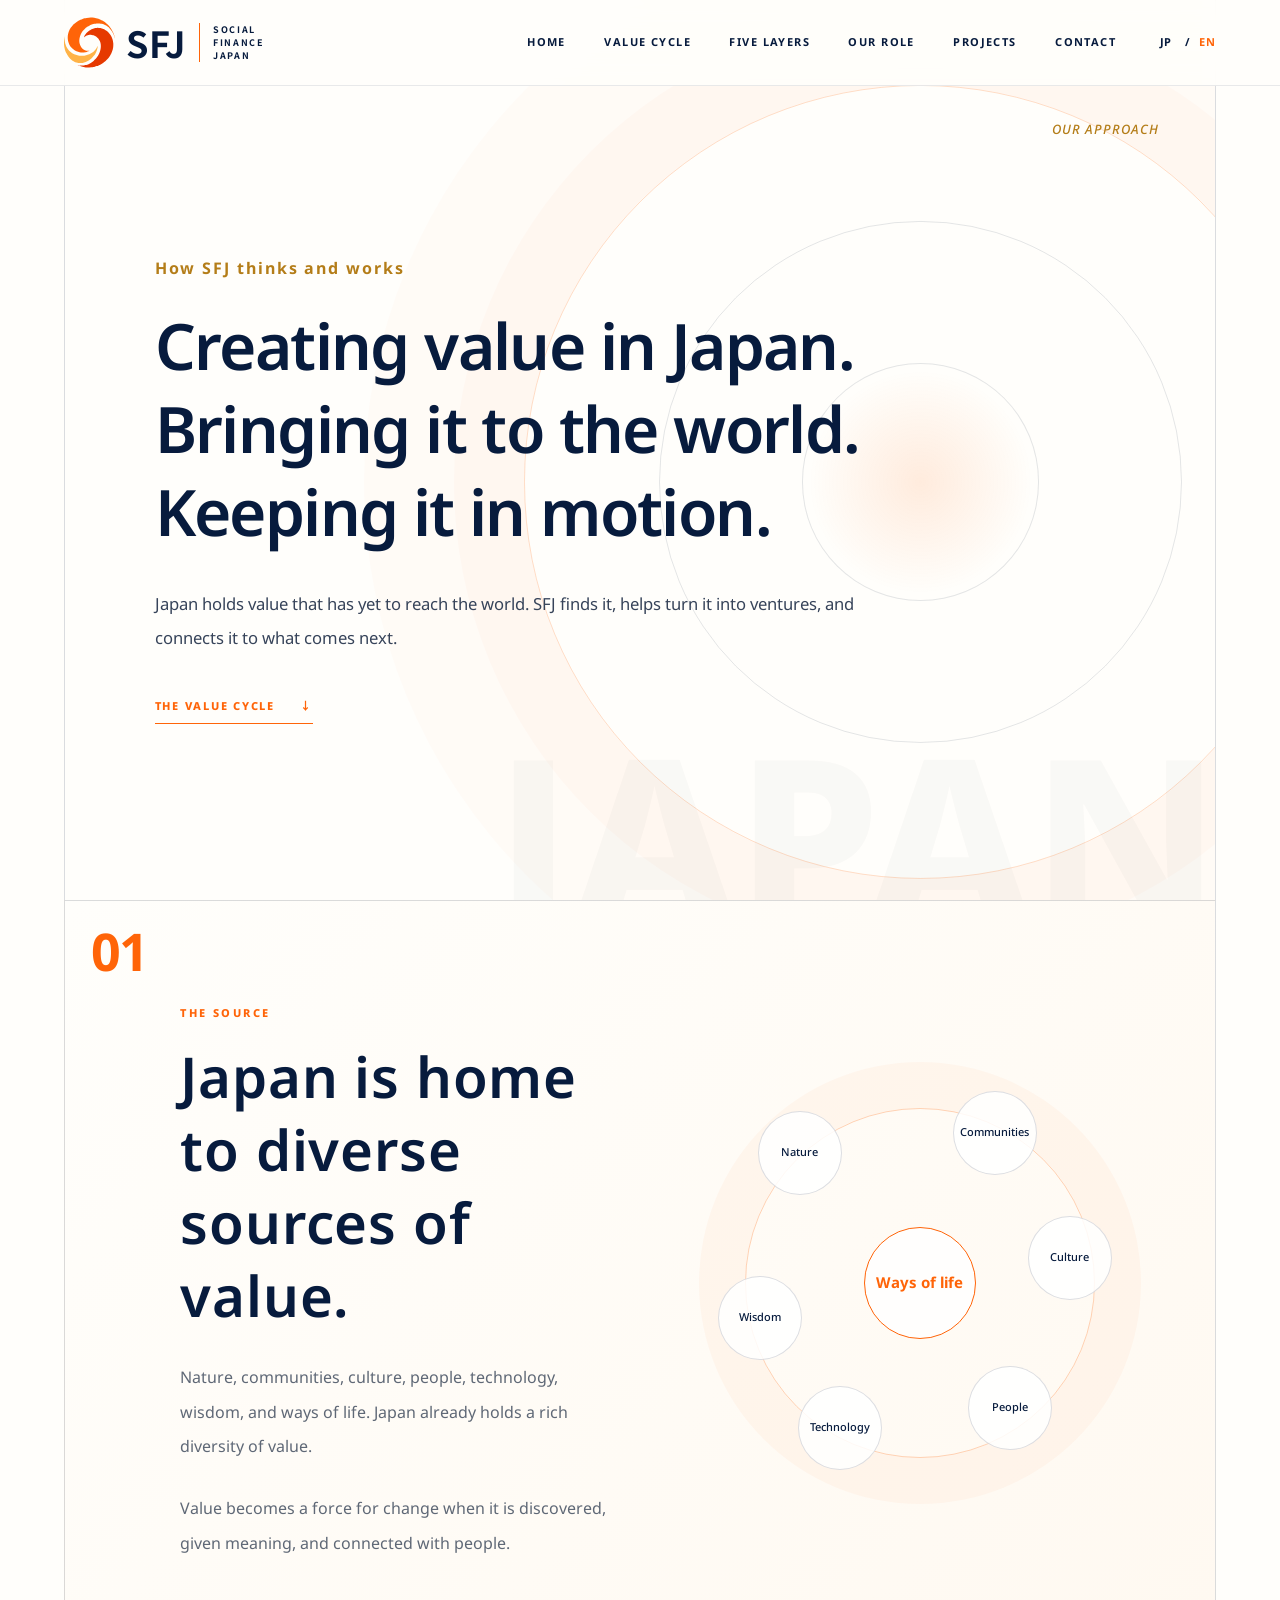
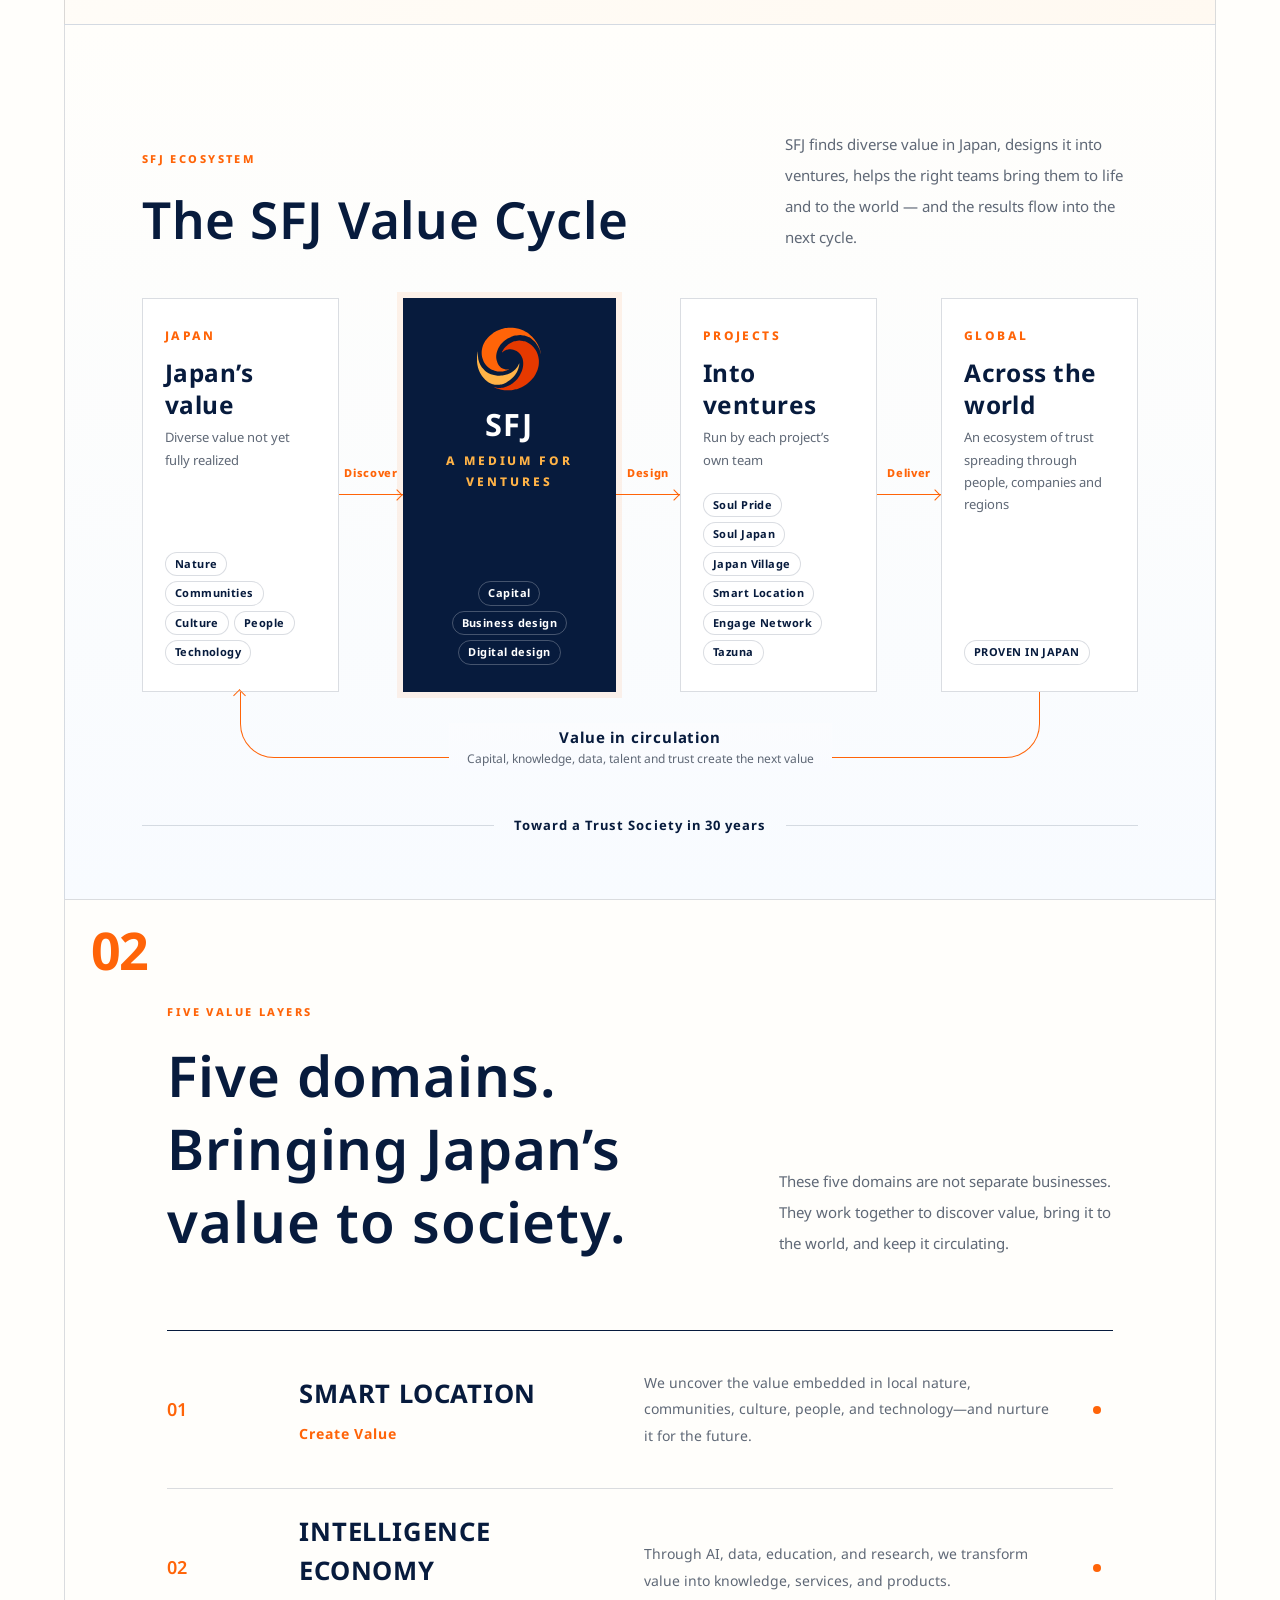
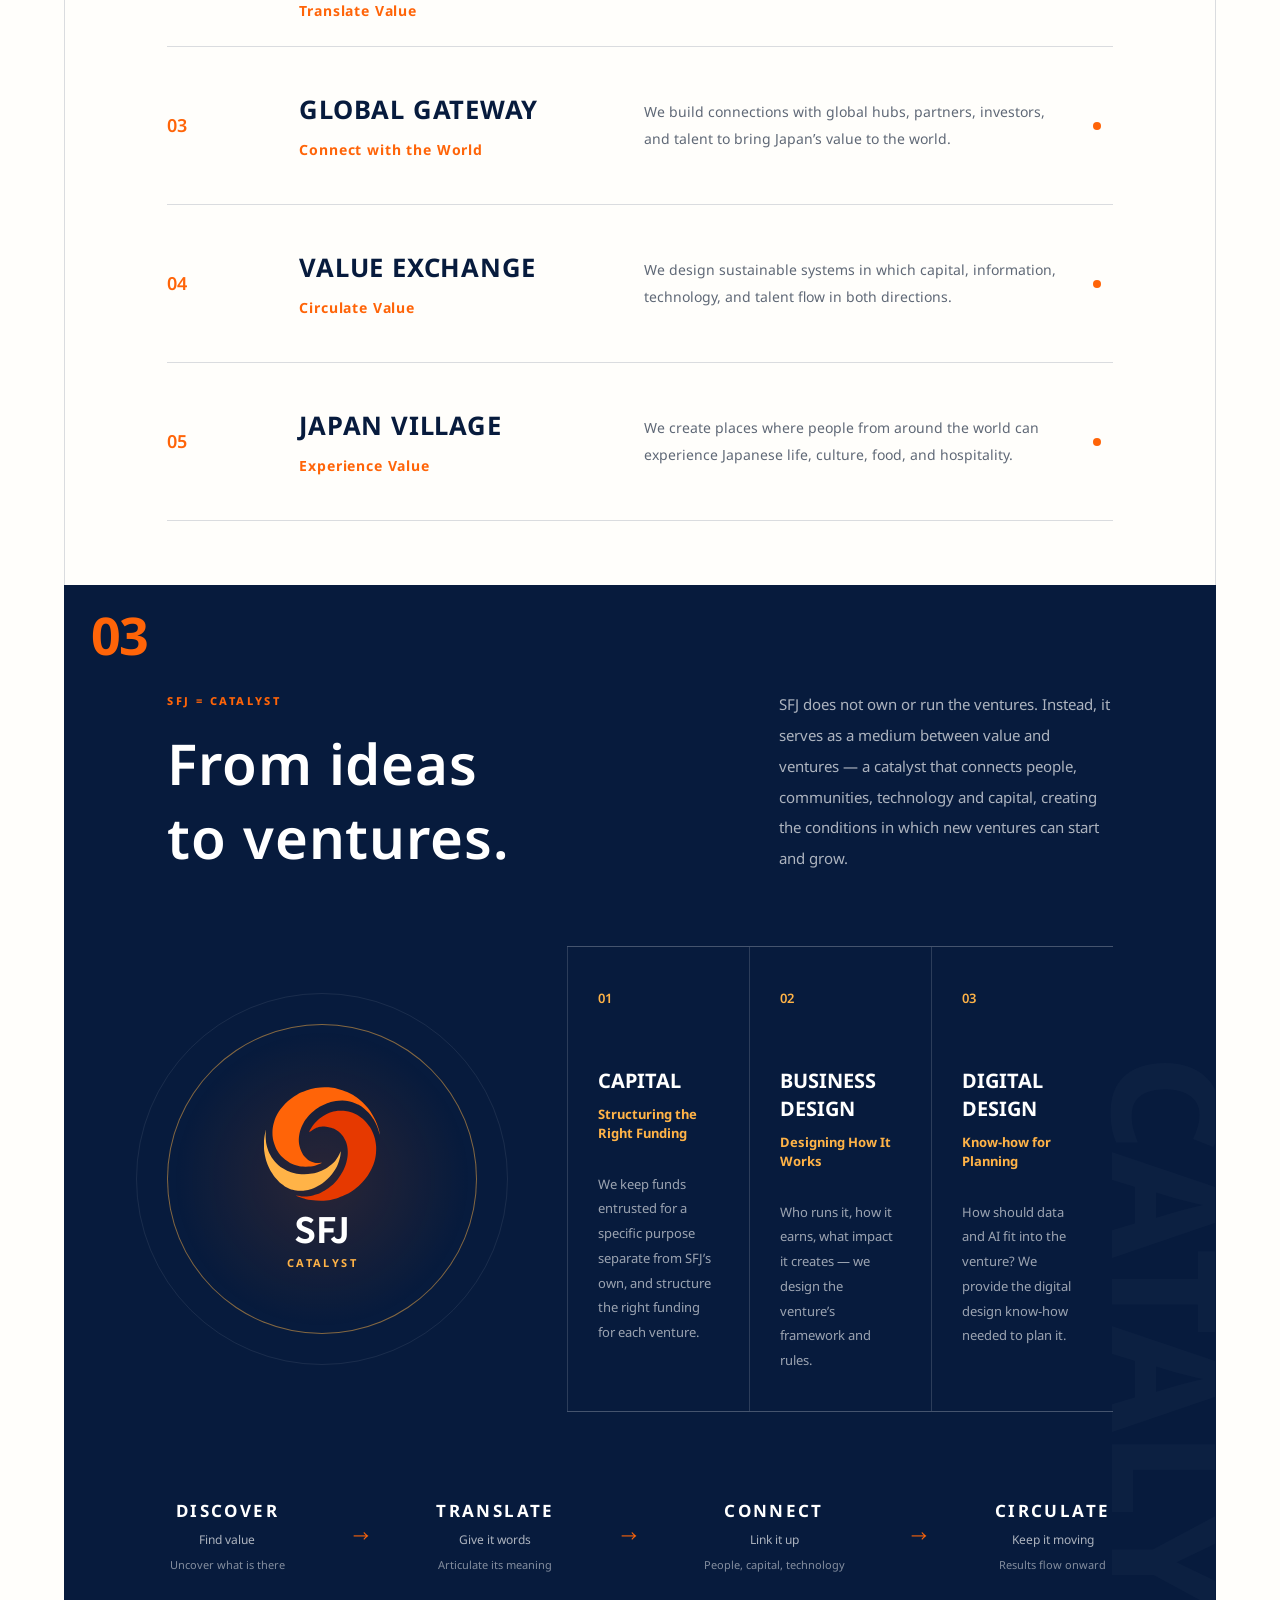
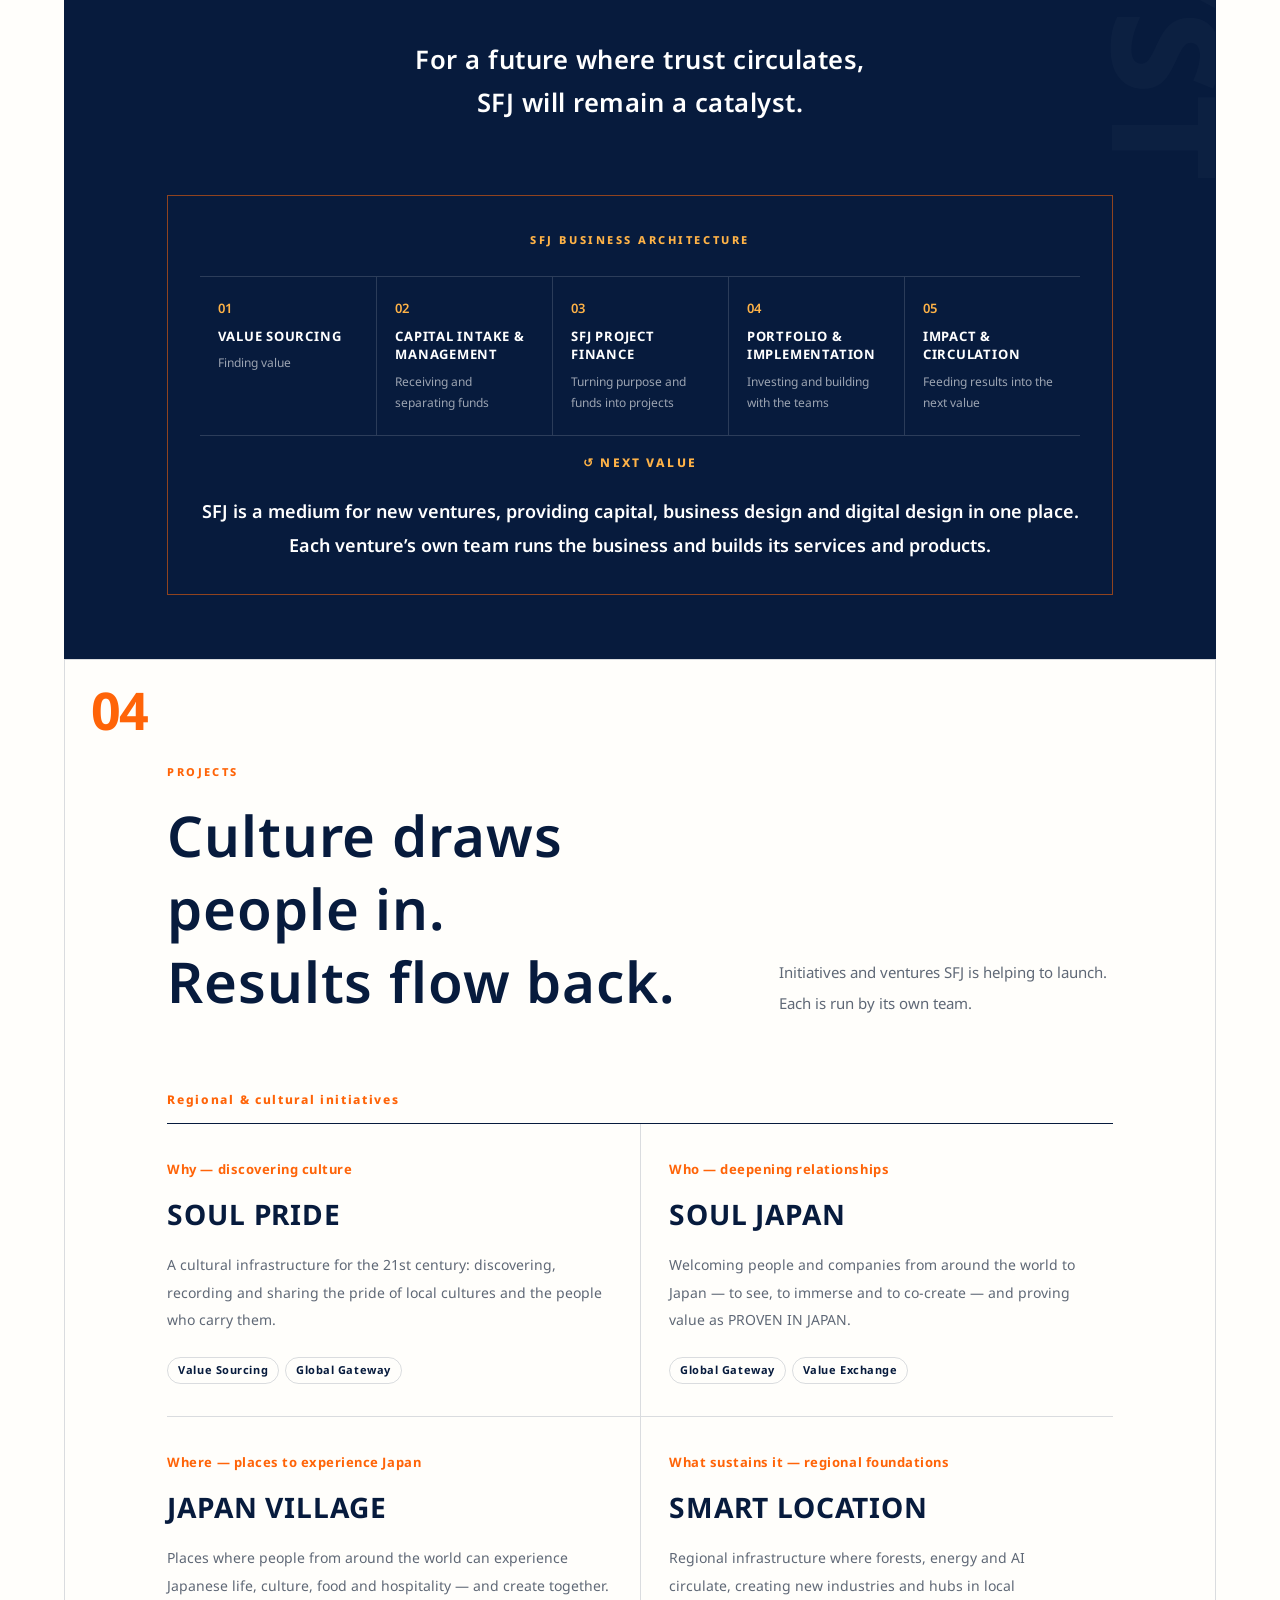
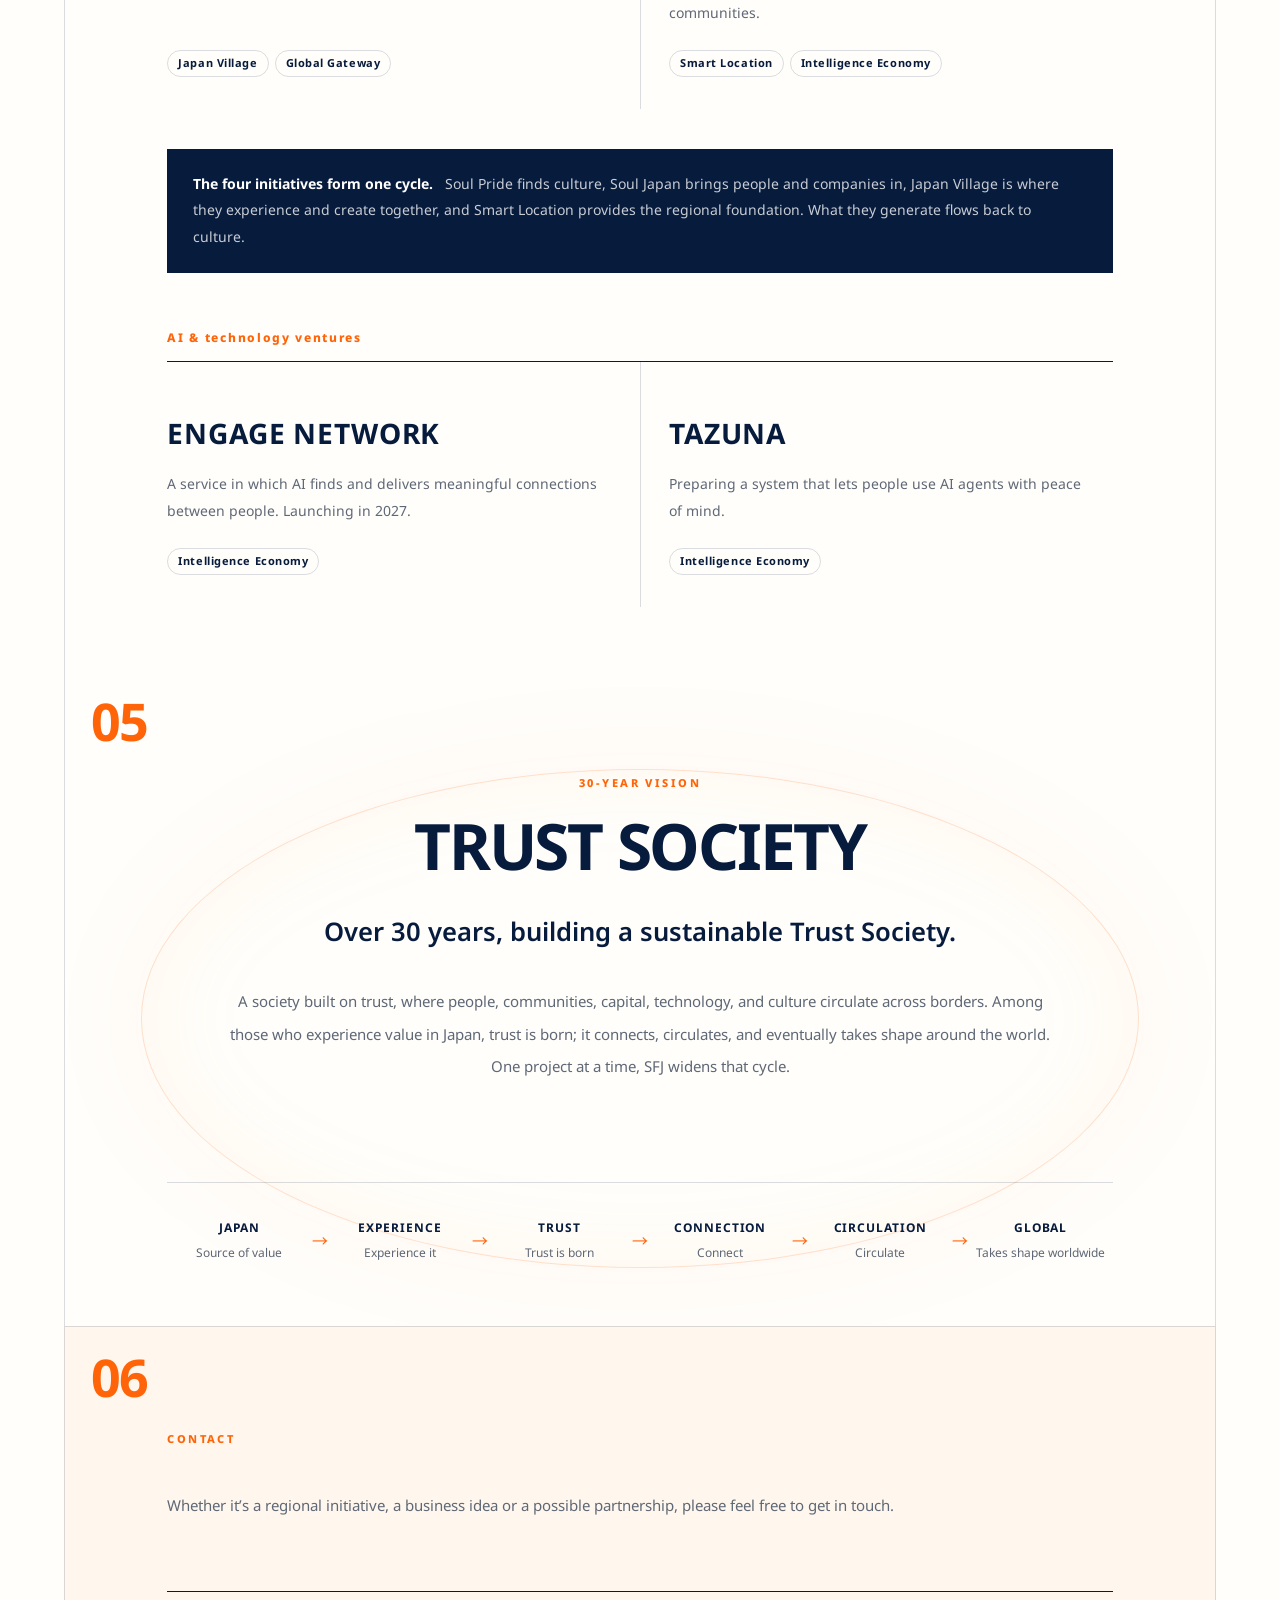
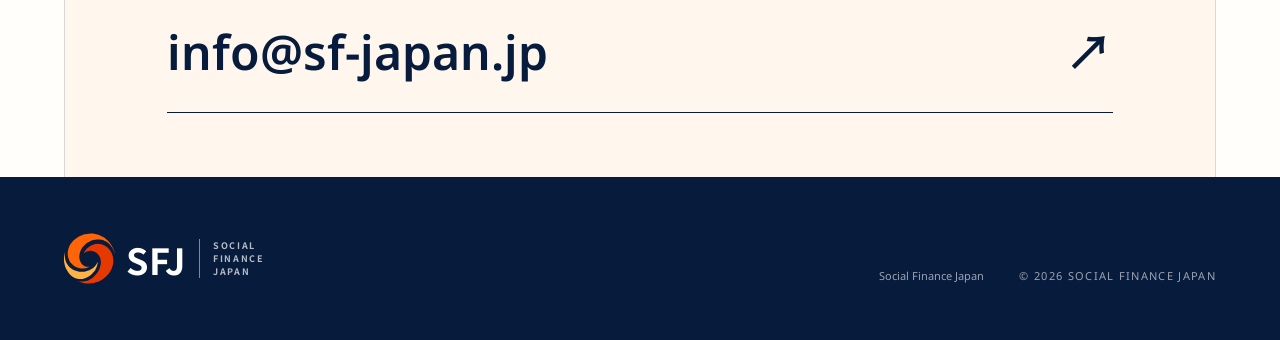
<file: en/vision/index.html>
<!DOCTYPE html><html lang="en"><head><meta charSet="utf-8"/><meta name="viewport" content="width=device-width, initial-scale=1"/><link rel="stylesheet" href="../../style.css?v=20261003b"><link rel="stylesheet" href="../../additions.css?v=20261003b"><title>Our Approach | Social Finance Japan</title><meta name="description" content="Social Finance Japan (SFJ) is a general incorporated association in Japan that finds value in Japan’s regions, culture and technology, turns it into ventures, and brings it to the world."/><link rel="alternate" hreflang="ja" href="https://sf-japan.jp/vision/"/><link rel="alternate" hreflang="en" href="https://sf-japan.jp/en/vision/"/><link rel="alternate" hreflang="x-default" href="https://sf-japan.jp/vision/"/><link rel="canonical" href="https://sf-japan.jp/en/vision/"/><meta property="og:type" content="website"/><meta property="og:url" content="https://sf-japan.jp/en/vision/"/><meta property="og:title" content="Our Approach | Social Finance Japan"/><meta property="og:description" content="Social Finance Japan (SFJ) is a general incorporated association in Japan that finds value in Japan’s regions, culture and technology, turns it into ventures, and brings it to the world."/><meta property="og:image" content="https://sf-japan.jp/og-image.png"/><meta name="twitter:card" content="summary_large_image"/><link rel="icon" type="image/svg+xml" href="../../sfj-mark.svg?v=20261003b"/><link rel="apple-touch-icon" href="../../apple-touch-icon.png"/></head><body><main><header class="site-header"><a href="../" aria-label="Social Finance Japan home"><div class="brand "><img src="../../sfj-mark.svg?v=20261003b" alt="SFJ" width="78" height="68"/><div class="brand__type"><strong>SFJ</strong><span>SOCIAL FINANCE JAPAN</span></div></div></a><div class="header-actions"><nav aria-label="Main navigation"><a href="../">HOME</a><a href="#cycle">VALUE CYCLE</a><a href="#layers">FIVE LAYERS</a><a href="#catalyst">OUR ROLE</a><a href="#projects">PROJECTS</a><a href="#contact">CONTACT</a></nav><div class="language-switch" aria-label="Language selection"><a href="../../vision/" hrefLang="ja" lang="ja" aria-label="日本語で表示">JP</a><span aria-hidden="true">/</span><span aria-current="page" lang="en">EN</span></div></div></header><section class="hero section-frame" id="top"><div class="hero__ring" aria-hidden="true"></div><div class="eyebrow">OUR APPROACH</div><div class="hero__content"><p class="hero__kicker">How SFJ thinks and works</p><h1>Creating value in Japan.<br/>Bringing it to the world.<br/>Keeping it in motion.</h1><p class="hero__lead">Japan holds value that has yet to reach the world. SFJ finds it, helps turn it into ventures, and connects it to what comes next.</p><a class="text-link" href="#source">THE VALUE CYCLE <span aria-hidden="true">↓</span></a></div><div class="hero__word" aria-hidden="true">JAPAN</div></section><section class="japan section-frame" id="source"><div class="section-number">01</div><div class="japan__copy"><p class="section-label">THE SOURCE</p><h2>Japan is home to diverse sources of value.</h2><p>Nature, communities, culture, people, technology, wisdom, and ways of life. Japan already holds a rich diversity of value.</p><p>Value becomes a force for change when it is discovered, given meaning, and connected with people.</p></div><div class="japan__keywords" aria-label="Sources of value in Japan"><span>Nature</span><span>Communities</span><span>Culture</span><span>People</span><span>Technology</span><span>Wisdom</span><span>Ways of life</span></div></section><section class="ecosystem-visual section-frame" id="cycle" aria-labelledby="cycle-title"><div class="ecosystem-visual__heading"><div><p class="section-label">SFJ ECOSYSTEM</p><h2 id="cycle-title">The SFJ Value Cycle</h2></div><p>SFJ finds diverse value in Japan, designs it into ventures, helps the right teams bring them to life and to the world — and the results flow into the next cycle.</p></div><figure class="eco" aria-label="The SFJ value cycle: value found in Japan is designed by SFJ, brought to life by each venture’s team, spreads around the world, and its results flow into the next cycle"><ol class="eco__flow"><li class="eco__node"><span class="eco__num">JAPAN</span><b>Japan’s value</b><em>Diverse value not yet fully realized</em><div class="eco__tags"><span>Nature</span><span>Communities</span><span>Culture</span><span>People</span><span>Technology</span></div></li><li class="eco__arrow" aria-hidden="true"><span>Discover</span></li><li class="eco__node eco__node--core"><img src="../../sfj-mark.svg?v=20261003b" alt="" width="64" height="64"/><b>SFJ</b><em>A MEDIUM FOR VENTURES</em><div class="eco__tags"><span>Capital</span><span>Business design</span><span>Digital design</span></div></li><li class="eco__arrow" aria-hidden="true"><span>Design</span></li><li class="eco__node"><span class="eco__num">PROJECTS</span><b>Into ventures</b><em>Run by each project’s own team</em><div class="eco__tags"><span>Soul Pride</span><span>Soul Japan</span><span>Japan Village</span><span>Smart Location</span><span>Engage Network</span><span>Tazuna</span></div></li><li class="eco__arrow" aria-hidden="true"><span>Deliver</span></li><li class="eco__node"><span class="eco__num">GLOBAL</span><b>Across the world</b><em>An ecosystem of trust spreading through people, companies and regions</em><div class="eco__tags"><span>PROVEN IN JAPAN</span></div></li></ol><div class="eco__return"><span><b>Value in circulation</b>Capital, knowledge, data, talent and trust create the next value</span></div><p class="eco__vision"><span>Toward a Trust Society in 30 years</span></p></figure></section><section class="values section-frame" id="layers"><div class="section-number">02</div><div class="section-heading"><div><p class="section-label">FIVE VALUE LAYERS</p><h2>Five domains.<br/>Bringing Japan’s value to society.</h2></div><p>These five domains are not separate businesses. They work together to discover value, bring it to the world, and keep it circulating.</p></div><div class="values__list"><article class="value-row"><span class="value-row__number">01</span><div class="value-row__title"><h3>SMART LOCATION</h3><strong>Create Value</strong></div><p>We uncover the value embedded in local nature, communities, culture, people, and technology—and nurture it for the future.</p><span class="value-row__dot" aria-hidden="true"></span></article><article class="value-row"><span class="value-row__number">02</span><div class="value-row__title"><h3>INTELLIGENCE ECONOMY</h3><strong>Translate Value</strong></div><p>Through AI, data, education, and research, we transform value into knowledge, services, and products.</p><span class="value-row__dot" aria-hidden="true"></span></article><article class="value-row"><span class="value-row__number">03</span><div class="value-row__title"><h3>GLOBAL GATEWAY</h3><strong>Connect with the World</strong></div><p>We build connections with global hubs, partners, investors, and talent to bring Japan’s value to the world.</p><span class="value-row__dot" aria-hidden="true"></span></article><article class="value-row"><span class="value-row__number">04</span><div class="value-row__title"><h3>VALUE EXCHANGE</h3><strong>Circulate Value</strong></div><p>We design sustainable systems in which capital, information, technology, and talent flow in both directions.</p><span class="value-row__dot" aria-hidden="true"></span></article><article class="value-row"><span class="value-row__number">05</span><div class="value-row__title"><h3>JAPAN VILLAGE</h3><strong>Experience Value</strong></div><p>We create places where people from around the world can experience Japanese life, culture, food, and hospitality.</p><span class="value-row__dot" aria-hidden="true"></span></article></div></section><section class="catalyst section-frame" id="catalyst"><div class="section-number">03</div><div class="section-heading section-heading--light"><div><p class="section-label">SFJ = CATALYST</p><h2>From ideas<br/>to ventures.</h2></div><p>SFJ does not own or run the ventures. Instead, it serves as a medium between value and ventures — a catalyst that connects people, communities, technology and capital, creating the conditions in which new ventures can start and grow.</p></div><div class="catalyst__system"><div class="catalyst__core"><img src="../../sfj-mark.svg?v=20261003b" alt="" width="116" height="116" loading="lazy"/><span>SFJ</span><strong>CATALYST</strong></div><div class="catalyst__designs"><article><span>01</span><h3>CAPITAL</h3><strong>Structuring the Right Funding</strong><p>We keep funds entrusted for a specific purpose separate from SFJ’s own, and structure the right funding for each venture.</p></article><article><span>02</span><h3>BUSINESS DESIGN</h3><strong>Designing How It Works</strong><p>Who runs it, how it earns, what impact it creates — we design the venture’s framework and rules.</p></article><article><span>03</span><h3>DIGITAL DESIGN</h3><strong>Know-how for Planning</strong><p>How should data and AI fit into the venture? We provide the digital design know-how needed to plan it.</p></article></div></div><div class="catalyst__flow" aria-label="The four movements of SFJ"><span><b>DISCOVER</b>Find value<em>Uncover what is there</em></span><i aria-hidden="true">→</i><span><b>TRANSLATE</b>Give it words<em>Articulate its meaning</em></span><i aria-hidden="true">→</i><span><b>CONNECT</b>Link it up<em>People, capital, technology</em></span><i aria-hidden="true">→</i><span><b>CIRCULATE</b>Keep it moving<em>Results flow onward</em></span></div><p class="catalyst__promise">For a future where trust circulates,<br/>SFJ will remain a catalyst.</p><div class="sfj-arch"><small>SFJ BUSINESS ARCHITECTURE</small><ol><li><span>01</span><b>VALUE SOURCING</b><em>Finding value</em></li><li><span>02</span><b>CAPITAL INTAKE &amp; MANAGEMENT</b><em>Receiving and separating funds</em></li><li><span>03</span><b>SFJ PROJECT FINANCE</b><em>Turning purpose and funds into projects</em></li><li><span>04</span><b>PORTFOLIO &amp; IMPLEMENTATION</b><em>Investing and building with the teams</em></li><li><span>05</span><b>IMPACT &amp; CIRCULATION</b><em>Feeding results into the next value</em></li></ol><p class="sfj-arch__loop">↺ NEXT VALUE</p><strong>SFJ is a medium for new ventures, providing capital, business design and digital design in one place. Each venture’s own team runs the business and builds its services and products.</strong></div></section><section class="projects section-frame" id="projects"><div class="section-number">04</div><div class="section-heading"><div><p class="section-label">PROJECTS</p><h2>Culture draws people in.<br/>Results flow back.</h2></div><p>Initiatives and ventures SFJ is helping to launch. Each is run by its own team.</p></div><p class="simple__group">Regional & cultural initiatives</p><div class="projects__list"><article><p class="projects__q">Why — discovering culture</p><h3>SOUL PRIDE</h3><p>A cultural infrastructure for the 21st century: discovering, recording and sharing the pride of local cultures and the people who carry them.</p><div class="projects__tags"><span>Value Sourcing</span><span>Global Gateway</span></div></article><article><p class="projects__q">Who — deepening relationships</p><h3>SOUL JAPAN</h3><p>Welcoming people and companies from around the world to Japan — to see, to immerse and to co-create — and proving value as PROVEN IN JAPAN.</p><div class="projects__tags"><span>Global Gateway</span><span>Value Exchange</span></div></article><article><p class="projects__q">Where — places to experience Japan</p><h3>JAPAN VILLAGE</h3><p>Places where people from around the world can experience Japanese life, culture, food and hospitality — and create together.</p><div class="projects__tags"><span>Japan Village</span><span>Global Gateway</span></div></article><article><p class="projects__q">What sustains it — regional foundations</p><h3>SMART LOCATION</h3><p>Regional infrastructure where forests, energy and AI circulate, creating new industries and hubs in local communities.</p><div class="projects__tags"><span>Smart Location</span><span>Intelligence Economy</span></div></article></div><p class="projects__cycle"><b>The four initiatives form one cycle.</b>Soul Pride finds culture, Soul Japan brings people and companies in, Japan Village is where they experience and create together, and Smart Location provides the regional foundation. What they generate flows back to culture.</p><p class="simple__group simple__group--gap">AI & technology ventures</p><div class="projects__list"><article><h3>ENGAGE NETWORK</h3><p>A service in which AI finds and delivers meaningful connections between people. Launching in 2027.</p><div class="projects__tags"><span>Intelligence Economy</span></div></article><article><h3>TAZUNA</h3><p>Preparing a system that lets people use AI agents with peace of mind.</p><div class="projects__tags"><span>Intelligence Economy</span></div></article></div></section><section class="vision section-frame" id="vision"><div class="section-number">05</div><div class="vision__halo" aria-hidden="true"></div><p class="section-label">30-YEAR VISION</p><h2>TRUST SOCIETY</h2><p class="vision__ja">Over 30 years, building a sustainable Trust Society.</p><p class="vision__body">A society built on trust, where people, communities, capital, technology, and culture circulate across borders. Among those who experience value in Japan, trust is born; it connects, circulates, and eventually takes shape around the world. One project at a time, SFJ widens that cycle.</p><div class="vision__path vision__path--six"><span><b>JAPAN</b>Source of value</span><i aria-hidden="true">→</i><span><b>EXPERIENCE</b>Experience it</span><i aria-hidden="true">→</i><span><b>TRUST</b>Trust is born</span><i aria-hidden="true">→</i><span><b>CONNECTION</b>Connect</span><i aria-hidden="true">→</i><span><b>CIRCULATION</b>Circulate</span><i aria-hidden="true">→</i><span><b>GLOBAL</b>Takes shape worldwide</span></div></section><section class="contact section-frame" id="contact"><div class="section-number">06</div><p class="section-label">CONTACT</p><p>Whether it’s a regional initiative, a business idea or a possible partnership, please feel free to get in touch.</p><a class="contact__mail" href="mailto:info@sf-japan.jp">info@sf-japan.jp <span aria-hidden="true">↗</span></a></section><footer><div class="brand brand--footer"><img src="../../sfj-mark.svg?v=20261003b" alt="SFJ" width="78" height="68" loading="lazy"/><div class="brand__type"><strong>SFJ</strong><span>SOCIAL FINANCE JAPAN</span></div></div><p>Social Finance Japan</p><p class="footer__copy">© 2026 SOCIAL FINANCE JAPAN</p></footer></main></body></html>
</file>
<file: style.css>
@import "https://fonts.googleapis.com/css2?family=Noto+Sans:wght@400;500;600;700;800&family=Noto+Sans+JP:wght@400;500;600;700;800&display=swap";@layer properties{@supports (((-webkit-hyphens:none)) and (not (margin-trim:inline))) or ((-moz-orient:inline) and (not (color:rgb(from red r g b)))){*,:before,:after,::backdrop{--tw-translate-x:0;--tw-translate-y:0;--tw-translate-z:0;--tw-rotate-x:initial;--tw-rotate-y:initial;--tw-rotate-z:initial;--tw-skew-x:initial;--tw-skew-y:initial;--tw-scroll-snap-strictness:proximity;--tw-space-x-reverse:0;--tw-border-style:solid;--tw-leading:initial;--tw-font-weight:initial;--tw-tracking:initial;--tw-ordinal:initial;--tw-slashed-zero:initial;--tw-numeric-figure:initial;--tw-numeric-spacing:initial;--tw-numeric-fraction:initial;--tw-shadow:0 0 #0000;--tw-shadow-color:initial;--tw-shadow-alpha:100%;--tw-inset-shadow:0 0 #0000;--tw-inset-shadow-color:initial;--tw-inset-shadow-alpha:100%;--tw-ring-color:initial;--tw-ring-shadow:0 0 #0000;--tw-inset-ring-color:initial;--tw-inset-ring-shadow:0 0 #0000;--tw-ring-inset:initial;--tw-ring-offset-width:0px;--tw-ring-offset-color:#fff;--tw-ring-offset-shadow:0 0 #0000;--tw-outline-style:solid;--tw-duration:initial;--tw-ease:initial;--tw-content:"";--tw-scale-x:1;--tw-scale-y:1;--tw-scale-z:1}}}@layer theme{:root,:host{--font-sans:ui-sans-serif, system-ui, sans-serif, "Apple Color Emoji", "Segoe UI Emoji", "Segoe UI Symbol", "Noto Color Emoji";--font-mono:ui-monospace, SFMono-Regular, Menlo, Monaco, Consolas, "Liberation Mono", "Courier New", monospace;--color-black:#000;--color-white:#fff;--spacing:.25rem;--container-xs:20rem;--container-sm:24rem;--container-lg:32rem;--text-xs:.75rem;--text-xs--line-height:calc(1 / .75);--text-sm:.875rem;--text-sm--line-height:calc(1.25 / .875);--text-base:1rem;--text-base--line-height:calc(1.5 / 1);--text-lg:1.125rem;--text-lg--line-height:calc(1.75 / 1.125);--font-weight-normal:400;--font-weight-medium:500;--font-weight-semibold:600;--tracking-tight:-.025em;--tracking-widest:.1em;--leading-tight:1.25;--leading-snug:1.375;--leading-normal:1.5;--leading-relaxed:1.625;--radius-xs:.125rem;--radius-sm:.25rem;--radius-md:.375rem;--radius-lg:.5rem;--radius-xl:.75rem;--ease-in-out:cubic-bezier(.4, 0, .2, 1);--animate-spin:spin 1s linear infinite;--animate-pulse:pulse 2s cubic-bezier(.4, 0, .6, 1) infinite;--aspect-video:16 / 9;--default-transition-duration:.15s;--default-transition-timing-function:cubic-bezier(.4, 0, .2, 1);--default-font-family:var(--font-sans);--default-mono-font-family:var(--font-mono)}}@layer base{*,:after,:before,::backdrop{box-sizing:border-box;border:0 solid;margin:0;padding:0}::file-selector-button{box-sizing:border-box;border:0 solid;margin:0;padding:0}html,:host{-webkit-text-size-adjust:100%;tab-size:4;line-height:1.5;font-family:var(--default-font-family,ui-sans-serif, system-ui, sans-serif, "Apple Color Emoji", "Segoe UI Emoji", "Segoe UI Symbol", "Noto Color Emoji");font-feature-settings:var(--default-font-feature-settings,normal);font-variation-settings:var(--default-font-variation-settings,normal);-webkit-tap-highlight-color:transparent}hr{height:0;color:inherit;border-top-width:1px}abbr:where([title]){-webkit-text-decoration:underline dotted;text-decoration:underline dotted}h1,h2,h3,h4,h5,h6{font-size:inherit;font-weight:inherit}a{color:inherit;-webkit-text-decoration:inherit;-webkit-text-decoration:inherit;-webkit-text-decoration:inherit;-webkit-text-decoration:inherit;text-decoration:inherit}b,strong{font-weight:bolder}code,kbd,samp,pre{font-family:var(--default-mono-font-family,ui-monospace, SFMono-Regular, Menlo, Monaco, Consolas, "Liberation Mono", "Courier New", monospace);font-feature-settings:var(--default-mono-font-feature-settings,normal);font-variation-settings:var(--default-mono-font-variation-settings,normal);font-size:1em}small{font-size:80%}sub,sup{vertical-align:baseline;font-size:75%;line-height:0;position:relative}sub{bottom:-.25em}sup{top:-.5em}table{text-indent:0;border-color:inherit;border-collapse:collapse}:-moz-focusring{outline:auto}progress{vertical-align:baseline}summary{display:list-item}ol,ul,menu{list-style:none}img,svg,video,canvas,audio,iframe,embed,object{vertical-align:middle;display:block}img,video{max-width:100%;height:auto}button,input,select,optgroup,textarea{font:inherit;font-feature-settings:inherit;font-variation-settings:inherit;letter-spacing:inherit;color:inherit;opacity:1;background-color:#0000;border-radius:0}::file-selector-button{font:inherit;font-feature-settings:inherit;font-variation-settings:inherit;letter-spacing:inherit;color:inherit;opacity:1;background-color:#0000;border-radius:0}:where(select:is([multiple],[size])) optgroup{font-weight:bolder}:where(select:is([multiple],[size])) optgroup option{padding-inline-start:20px}::file-selector-button{margin-inline-end:4px}::placeholder{opacity:1}@supports (not ((-webkit-appearance:-apple-pay-button))) or (contain-intrinsic-size:1px){::placeholder{color:currentColor}@supports (color:color-mix(in lab, red, red)){::placeholder{color:color-mix(in oklab, currentcolor 50%, transparent)}}}textarea{resize:vertical}::-webkit-search-decoration{-webkit-appearance:none}::-webkit-date-and-time-value{min-height:1lh;text-align:inherit}::-webkit-datetime-edit{display:inline-flex}::-webkit-datetime-edit-fields-wrapper{padding:0}::-webkit-datetime-edit{padding-block:0}::-webkit-datetime-edit-year-field{padding-block:0}::-webkit-datetime-edit-month-field{padding-block:0}::-webkit-datetime-edit-day-field{padding-block:0}::-webkit-datetime-edit-hour-field{padding-block:0}::-webkit-datetime-edit-minute-field{padding-block:0}::-webkit-datetime-edit-second-field{padding-block:0}::-webkit-datetime-edit-millisecond-field{padding-block:0}::-webkit-datetime-edit-meridiem-field{padding-block:0}::-webkit-calendar-picker-indicator{line-height:1}:-moz-ui-invalid{box-shadow:none}button,input:where([type=button],[type=reset],[type=submit]){appearance:button}::file-selector-button{appearance:button}::-webkit-inner-spin-button{height:auto}::-webkit-outer-spin-button{height:auto}[hidden]:where(:not([hidden=until-found])){display:none!important}}@layer components;@layer utilities{.\@container\/card-header{container:card-header/inline-size}.\@container\/field-group{container:field-group/inline-size}.pointer-events-none{pointer-events:none}.invisible{visibility:hidden}.visible{visibility:visible}.sr-only{clip-path:inset(50%);white-space:nowrap;border-width:0;width:1px;height:1px;margin:-1px;padding:0;position:absolute;overflow:hidden}.absolute{position:absolute}.fixed{position:fixed}.relative{position:relative}.inset-0{inset:calc(var(--spacing) * 0)}.inset-x-0{inset-inline:calc(var(--spacing) * 0)}.inset-y-0{inset-block:calc(var(--spacing) * 0)}.inset-s-1\/2{inset-inline-start:50%}.start{inset-inline-start:var(--spacing)}.end{inset-inline-end:var(--spacing)}.-top-12{top:calc(var(--spacing) * -12)}.top-0{top:calc(var(--spacing) * 0)}.top-1\.5{top:calc(var(--spacing) * 1.5)}.top-1\/2{top:50%}.top-3\.5{top:calc(var(--spacing) * 3.5)}.top-4{top:calc(var(--spacing) * 4)}.top-\[1px\]{top:1px}.top-\[50\%\]{top:50%}.top-\[60\%\]{top:60%}.top-full{top:100%}.-right-12{right:calc(var(--spacing) * -12)}.right-0{right:calc(var(--spacing) * 0)}.right-1{right:calc(var(--spacing) * 1)}.right-2{right:calc(var(--spacing) * 2)}.right-3{right:calc(var(--spacing) * 3)}.right-3\.5{right:calc(var(--spacing) * 3.5)}.right-4{right:calc(var(--spacing) * 4)}.-bottom-12{bottom:calc(var(--spacing) * -12)}.bottom-0{bottom:calc(var(--spacing) * 0)}.-left-12{left:calc(var(--spacing) * -12)}.left-0{left:calc(var(--spacing) * 0)}.left-1\/2{left:50%}.left-2{left:calc(var(--spacing) * 2)}.left-3{left:calc(var(--spacing) * 3)}.left-\[50\%\]{left:50%}.isolate{isolation:isolate}.z-10{z-index:10}.z-20{z-index:20}.z-50{z-index:50}.z-\[1\]{z-index:1}.order-first{order:-9999}.order-last{order:9999}.col-start-2{grid-column-start:2}.row-span-2{grid-row:span 2/span 2}.row-start-1{grid-row-start:1}.m-0\!{margin:calc(var(--spacing) * 0)!important}.-mx-1{margin-inline:calc(var(--spacing) * -1)}.mx-2{margin-inline:calc(var(--spacing) * 2)}.mx-3\.5{margin-inline:calc(var(--spacing) * 3.5)}.mx-auto{margin-inline:auto}.-my-2{margin-block:calc(var(--spacing) * -2)}.my-0{margin-block:calc(var(--spacing) * 0)}.my-0\.5{margin-block:calc(var(--spacing) * .5)}.my-1{margin-block:calc(var(--spacing) * 1)}.-mt-4{margin-top:calc(var(--spacing) * -4)}.mt-0\.5{margin-top:calc(var(--spacing) * .5)}.mt-1\.5{margin-top:calc(var(--spacing) * 1.5)}.mt-2{margin-top:calc(var(--spacing) * 2)}.mt-4{margin-top:calc(var(--spacing) * 4)}.mt-auto{margin-top:auto}.mb-2{margin-bottom:calc(var(--spacing) * 2)}.mb-3{margin-bottom:calc(var(--spacing) * 3)}.-ml-1{margin-left:calc(var(--spacing) * -1)}.-ml-4{margin-left:calc(var(--spacing) * -4)}.ml-1{margin-left:calc(var(--spacing) * 1)}.ml-4{margin-left:calc(var(--spacing) * 4)}.ml-auto{margin-left:auto}.line-clamp-1{-webkit-line-clamp:1;-webkit-box-orient:vertical;display:-webkit-box;overflow:hidden}.line-clamp-2{-webkit-line-clamp:2;-webkit-box-orient:vertical;display:-webkit-box;overflow:hidden}.block{display:block}.contents{display:contents}.flex{display:flex}.grid{display:grid}.hidden{display:none}.inline-flex{display:inline-flex}.table{display:table}.table-caption{display:table-caption}.table-cell{display:table-cell}.table-row{display:table-row}.field-sizing-content{field-sizing:content}.aspect-square{aspect-ratio:1}.aspect-video{aspect-ratio:var(--aspect-video)}.size-\(--cell-size\){width:var(--cell-size);height:var(--cell-size)}.size-2{width:calc(var(--spacing) * 2);height:calc(var(--spacing) * 2)}.size-2\.5{width:calc(var(--spacing) * 2.5);height:calc(var(--spacing) * 2.5)}.size-3{width:calc(var(--spacing) * 3);height:calc(var(--spacing) * 3)}.size-3\.5{width:calc(var(--spacing) * 3.5);height:calc(var(--spacing) * 3.5)}.size-4{width:calc(var(--spacing) * 4);height:calc(var(--spacing) * 4)}.size-6{width:calc(var(--spacing) * 6);height:calc(var(--spacing) * 6)}.size-7{width:calc(var(--spacing) * 7);height:calc(var(--spacing) * 7)}.size-8{width:calc(var(--spacing) * 8);height:calc(var(--spacing) * 8)}.size-9{width:calc(var(--spacing) * 9);height:calc(var(--spacing) * 9)}.size-10{width:calc(var(--spacing) * 10);height:calc(var(--spacing) * 10)}.size-16{width:calc(var(--spacing) * 16);height:calc(var(--spacing) * 16)}.size-auto{width:auto;height:auto}.size-full{width:100%;height:100%}.h-\(--cell-size\){height:var(--cell-size)}.h-1\.5{height:calc(var(--spacing) * 1.5)}.h-2{height:calc(var(--spacing) * 2)}.h-2\.5{height:calc(var(--spacing) * 2.5)}.h-4{height:calc(var(--spacing) * 4)}.h-5{height:calc(var(--spacing) * 5)}.h-6{height:calc(var(--spacing) * 6)}.h-7{height:calc(var(--spacing) * 7)}.h-8{height:calc(var(--spacing) * 8)}.h-9{height:calc(var(--spacing) * 9)}.h-10{height:calc(var(--spacing) * 10)}.h-12{height:calc(var(--spacing) * 12)}.h-\[calc\(--spacing\(5\.5\)\)\]{height:calc(calc(var(--spacing) * 5.5))}.h-\[calc\(100\%-1px\)\]{height:calc(100% - 1px)}.h-\[var\(--radix-navigation-menu-viewport-height\)\]{height:var(--radix-navigation-menu-viewport-height)}.h-\[var\(--radix-select-trigger-height\)\]{height:var(--radix-select-trigger-height)}.h-auto{height:auto}.h-full{height:100%}.h-max{height:max-content}.h-px{height:1px}.h-svh{height:100svh}.max-h-\(--radix-context-menu-content-available-height\){max-height:var(--radix-context-menu-content-available-height)}.max-h-\(--radix-dropdown-menu-content-available-height\){max-height:var(--radix-dropdown-menu-content-available-height)}.max-h-\(--radix-select-content-available-height\){max-height:var(--radix-select-content-available-height)}.max-h-96{max-height:calc(var(--spacing) * 96)}.max-h-\[300px\]{max-height:300px}.max-h-\[min\(calc\(--spacing\(96\)---spacing\(9\)\)\,calc\(var\(--available-height\)---spacing\(9\)\)\)\]{max-height:min(calc(calc(var(--spacing) * 96) - calc(var(--spacing) * 9)), calc(var(--available-height) - calc(var(--spacing) * 9)))}.min-h-0{min-height:calc(var(--spacing) * 0)}.min-h-4{min-height:calc(var(--spacing) * 4)}.min-h-9{min-height:calc(var(--spacing) * 9)}.min-h-16{min-height:calc(var(--spacing) * 16)}.min-h-full{min-height:100%}.min-h-svh{min-height:100svh}.w-\(--anchor-width\){width:var(--anchor-width)}.w-\(--cell-size\){width:var(--cell-size)}.w-\(--sidebar-width\){width:var(--sidebar-width)}.w-0{width:calc(var(--spacing) * 0)}.w-1{width:calc(var(--spacing) * 1)}.w-2{width:calc(var(--spacing) * 2)}.w-2\.5{width:calc(var(--spacing) * 2.5)}.w-3{width:calc(var(--spacing) * 3)}.w-3\/4{width:75%}.w-4{width:calc(var(--spacing) * 4)}.w-5{width:calc(var(--spacing) * 5)}.w-9{width:calc(var(--spacing) * 9)}.w-10{width:calc(var(--spacing) * 10)}.w-24{width:calc(var(--spacing) * 24)}.w-64{width:calc(var(--spacing) * 64)}.w-72{width:calc(var(--spacing) * 72)}.w-\[100px\]{width:100px}.w-auto{width:auto}.w-fit{width:fit-content}.w-full{width:100%}.w-max{width:max-content}.w-px{width:1px}.max-w-\(--available-width\){max-width:var(--available-width)}.max-w-\(--skeleton-width\){max-width:var(--skeleton-width)}.max-w-\[80\%\]{max-width:80%}.max-w-\[calc\(100\%-2rem\)\]{max-width:calc(100% - 2rem)}.max-w-full{max-width:100%}.max-w-max{max-width:max-content}.max-w-sm{max-width:var(--container-sm)}.min-w-\(--cell-size\){min-width:var(--cell-size)}.min-w-0{min-width:calc(var(--spacing) * 0)}.min-w-5{min-width:calc(var(--spacing) * 5)}.min-w-8{min-width:calc(var(--spacing) * 8)}.min-w-9{min-width:calc(var(--spacing) * 9)}.min-w-10{min-width:calc(var(--spacing) * 10)}.min-w-16{min-width:calc(var(--spacing) * 16)}.min-w-40{min-width:calc(var(--spacing) * 40)}.min-w-\[8rem\]{min-width:8rem}.min-w-\[12rem\]{min-width:12rem}.min-w-\[calc\(var\(--anchor-width\)\+--spacing\(7\)\)\]{min-width:calc(var(--anchor-width) + calc(var(--spacing) * 7))}.min-w-\[var\(--radix-select-trigger-width\)\]{min-width:var(--radix-select-trigger-width)}.flex-1{flex:1}.shrink-0{flex-shrink:0}.grow{flex-grow:1}.grow-0{flex-grow:0}.basis-full{flex-basis:100%}.caption-bottom{caption-side:bottom}.border-collapse{border-collapse:collapse}.origin-\(--radix-context-menu-content-transform-origin\){transform-origin:var(--radix-context-menu-content-transform-origin)}.origin-\(--radix-dropdown-menu-content-transform-origin\){transform-origin:var(--radix-dropdown-menu-content-transform-origin)}.origin-\(--radix-hover-card-content-transform-origin\){transform-origin:var(--radix-hover-card-content-transform-origin)}.origin-\(--radix-menubar-content-transform-origin\){transform-origin:var(--radix-menubar-content-transform-origin)}.origin-\(--radix-popover-content-transform-origin\){transform-origin:var(--radix-popover-content-transform-origin)}.origin-\(--radix-select-content-transform-origin\){transform-origin:var(--radix-select-content-transform-origin)}.origin-\(--radix-tooltip-content-transform-origin\){transform-origin:var(--radix-tooltip-content-transform-origin)}.origin-\(--transform-origin\){transform-origin:var(--transform-origin)}.-translate-x-1\/2{--tw-translate-x:calc(calc(1 / 2 * 100%) * -1);translate:var(--tw-translate-x) var(--tw-translate-y)}.-translate-x-px{--tw-translate-x:-1px;translate:var(--tw-translate-x) var(--tw-translate-y)}.translate-x-\[-50\%\]{--tw-translate-x:-50%;translate:var(--tw-translate-x) var(--tw-translate-y)}.translate-x-px{--tw-translate-x:1px;translate:var(--tw-translate-x) var(--tw-translate-y)}.-translate-y-1\/2{--tw-translate-y:calc(calc(1 / 2 * 100%) * -1);translate:var(--tw-translate-x) var(--tw-translate-y)}.-translate-y-3\/4{--tw-translate-y:calc(calc(3 / 4 * 100%) * -1);translate:var(--tw-translate-x) var(--tw-translate-y)}.translate-y-0\.5{--tw-translate-y:calc(var(--spacing) * .5);translate:var(--tw-translate-x) var(--tw-translate-y)}.translate-y-3\/4{--tw-translate-y:calc(3 / 4 * 100%);translate:var(--tw-translate-x) var(--tw-translate-y)}.translate-y-\[-50\%\]{--tw-translate-y:-50%;translate:var(--tw-translate-x) var(--tw-translate-y)}.translate-y-\[calc\(-50\%_-_2px\)\]{--tw-translate-y:calc(-50% - 2px);translate:var(--tw-translate-x) var(--tw-translate-y)}.rotate-45{rotate:45deg}.rotate-90{rotate:90deg}.transform{transform:var(--tw-rotate-x,) var(--tw-rotate-y,) var(--tw-rotate-z,) var(--tw-skew-x,) var(--tw-skew-y,)}.animate-pulse{animation:var(--animate-pulse)}.animate-spin{animation:var(--animate-spin)}.cursor-default{cursor:default}.cursor-text{cursor:text}.touch-none{touch-action:none}.resize-none{resize:none}.snap-x{scroll-snap-type:x var(--tw-scroll-snap-strictness)}.snap-mandatory{--tw-scroll-snap-strictness:mandatory}.scroll-my-1{scroll-margin-block:calc(var(--spacing) * 1)}.scroll-px-1{scroll-padding-inline:calc(var(--spacing) * 1)}.scroll-py-1{scroll-padding-block:calc(var(--spacing) * 1)}.list-disc{list-style-type:disc}.list-none{list-style-type:none}.appearance-none{appearance:none}.auto-rows-min{grid-auto-rows:min-content}.grid-cols-\[0_1fr\]{grid-template-columns:0 1fr}.grid-rows-\[auto_1fr\]{grid-template-rows:auto 1fr}.grid-rows-\[auto_auto\]{grid-template-rows:auto auto}.flex-col{flex-direction:column}.flex-col-reverse{flex-direction:column-reverse}.flex-row{flex-direction:row}.flex-wrap{flex-wrap:wrap}.place-content-center{place-content:center}.place-items-center{place-items:center}.items-center{align-items:center}.items-end{align-items:flex-end}.items-start{align-items:flex-start}.items-stretch{align-items:stretch}.justify-between{justify-content:space-between}.justify-center{justify-content:center}.justify-start{justify-content:flex-start}.justify-items-start{justify-items:start}.gap-0\.5{gap:calc(var(--spacing) * .5)}.gap-1{gap:calc(var(--spacing) * 1)}.gap-1\.5{gap:calc(var(--spacing) * 1.5)}.gap-2{gap:calc(var(--spacing) * 2)}.gap-2\.5{gap:calc(var(--spacing) * 2.5)}.gap-3{gap:calc(var(--spacing) * 3)}.gap-4{gap:calc(var(--spacing) * 4)}.gap-6{gap:calc(var(--spacing) * 6)}.gap-7{gap:calc(var(--spacing) * 7)}.gap-8{gap:calc(var(--spacing) * 8)}.gap-\[--spacing\(var\(--gap\)\)\]{gap:calc(var(--spacing) * var(--gap))}:where(.-space-x-2>:not(:last-child)){--tw-space-x-reverse:0;margin-inline-start:calc(calc(var(--spacing) * -2) * var(--tw-space-x-reverse));margin-inline-end:calc(calc(var(--spacing) * -2) * calc(1 - var(--tw-space-x-reverse)))}.gap-y-0\.5{row-gap:calc(var(--spacing) * .5)}.self-end{align-self:flex-end}.self-start{align-self:flex-start}.self-stretch{align-self:stretch}.justify-self-end{justify-self:flex-end}.truncate{text-overflow:ellipsis;white-space:nowrap;overflow:hidden}.overflow-auto{overflow:auto}.overflow-hidden{overflow:hidden}.overflow-x-auto{overflow-x:auto}.overflow-x-hidden{overflow-x:hidden}.overflow-y-auto{overflow-y:auto}.overscroll-contain{overscroll-behavior:contain}.overscroll-x-contain{overscroll-behavior-x:contain}.rounded-\[2px\]{border-radius:2px}.rounded-\[4px\]{border-radius:4px}.rounded-\[calc\(var\(--radius\)-5px\)\]{border-radius:calc(var(--radius) - 5px)}.rounded-\[inherit\]{border-radius:inherit}.rounded-full{border-radius:3.40282e38px}.rounded-lg{border-radius:var(--radius-lg)}.rounded-md{border-radius:var(--radius-md)}.rounded-none{border-radius:0}.rounded-sm{border-radius:var(--radius-sm)}.rounded-xl{border-radius:var(--radius-xl)}.rounded-xs{border-radius:var(--radius-xs)}.rounded-l-md{border-top-left-radius:var(--radius-md);border-bottom-left-radius:var(--radius-md)}.rounded-tl-sm{border-top-left-radius:var(--radius-sm)}.rounded-r-md{border-top-right-radius:var(--radius-md);border-bottom-right-radius:var(--radius-md)}.border{border-style:var(--tw-border-style);border-width:1px}.border-0{border-style:var(--tw-border-style);border-width:0}.border-\[1\.5px\]{border-style:var(--tw-border-style);border-width:1.5px}.border-y{border-block-style:var(--tw-border-style);border-block-width:1px}.border-t{border-top-style:var(--tw-border-style);border-top-width:1px}.border-r{border-right-style:var(--tw-border-style);border-right-width:1px}.border-b{border-bottom-style:var(--tw-border-style);border-bottom-width:1px}.border-l{border-left-style:var(--tw-border-style);border-left-width:1px}.border-dashed{--tw-border-style:dashed;border-style:dashed}.border-none{--tw-border-style:none;border-style:none}.border-\(--color-border\){border-color:var(--color-border)}.border-transparent{border-color:#0000}.border-t-transparent{border-top-color:#0000}.border-l-transparent{border-left-color:#0000}.bg-\(--color-bg\){background-color:var(--color-bg)}.bg-\[Canvas\]{background-color:canvas}.bg-black\/50{background-color:#00000080}@supports (color:color-mix(in lab, red, red)){.bg-black\/50{background-color:color-mix(in oklab, var(--color-black) 50%, transparent)}}.bg-transparent{background-color:#0000}.bg-white{background-color:var(--color-white)}.bg-clip-padding{background-clip:padding-box}.fill-current{fill:currentColor}.p-0{padding:calc(var(--spacing) * 0)}.p-1{padding:calc(var(--spacing) * 1)}.p-2{padding:calc(var(--spacing) * 2)}.p-3{padding:calc(var(--spacing) * 3)}.p-4{padding:calc(var(--spacing) * 4)}.p-6{padding:calc(var(--spacing) * 6)}.p-\[3px\]{padding:3px}.p-px{padding:1px}.px-\(--cell-size\){padding-inline:var(--cell-size)}.px-1{padding-inline:calc(var(--spacing) * 1)}.px-1\.5{padding-inline:calc(var(--spacing) * 1.5)}.px-2{padding-inline:calc(var(--spacing) * 2)}.px-2\.5{padding-inline:calc(var(--spacing) * 2.5)}.px-3{padding-inline:calc(var(--spacing) * 3)}.px-4{padding-inline:calc(var(--spacing) * 4)}.px-6{padding-inline:calc(var(--spacing) * 6)}.py-0\.5{padding-block:calc(var(--spacing) * .5)}.py-1{padding-block:calc(var(--spacing) * 1)}.py-1\.5{padding-block:calc(var(--spacing) * 1.5)}.py-2{padding-block:calc(var(--spacing) * 2)}.py-3{padding-block:calc(var(--spacing) * 3)}.py-4{padding-block:calc(var(--spacing) * 4)}.py-6{padding-block:calc(var(--spacing) * 6)}.pt-0{padding-top:calc(var(--spacing) * 0)}.pt-3{padding-top:calc(var(--spacing) * 3)}.pt-4{padding-top:calc(var(--spacing) * 4)}.pr-1{padding-right:calc(var(--spacing) * 1)}.pr-2{padding-right:calc(var(--spacing) * 2)}.pr-2\.5{padding-right:calc(var(--spacing) * 2.5)}.pr-3{padding-right:calc(var(--spacing) * 3)}.pr-8{padding-right:calc(var(--spacing) * 8)}.pr-9{padding-right:calc(var(--spacing) * 9)}.pb-2{padding-bottom:calc(var(--spacing) * 2)}.pb-3{padding-bottom:calc(var(--spacing) * 3)}.pb-4{padding-bottom:calc(var(--spacing) * 4)}.pl-2{padding-left:calc(var(--spacing) * 2)}.pl-3{padding-left:calc(var(--spacing) * 3)}.pl-4{padding-left:calc(var(--spacing) * 4)}.pl-8{padding-left:calc(var(--spacing) * 8)}.text-center{text-align:center}.text-left{text-align:left}.align-middle{vertical-align:middle}.font-mono{font-family:var(--font-mono)}.font-sans{font-family:var(--font-sans)}.text-base{font-size:var(--text-base);line-height:var(--tw-leading,var(--text-base--line-height))}.text-lg{font-size:var(--text-lg);line-height:var(--tw-leading,var(--text-lg--line-height))}.text-sm{font-size:var(--text-sm);line-height:var(--tw-leading,var(--text-sm--line-height))}.text-sm\/relaxed{font-size:var(--text-sm);line-height:var(--leading-relaxed)}.text-xs{font-size:var(--text-xs);line-height:var(--tw-leading,var(--text-xs--line-height))}.text-\[0\.8rem\]{font-size:.8rem}.leading-none{--tw-leading:1;line-height:1}.leading-normal{--tw-leading:var(--leading-normal);line-height:var(--leading-normal)}.leading-relaxed{--tw-leading:var(--leading-relaxed);line-height:var(--leading-relaxed)}.leading-snug{--tw-leading:var(--leading-snug);line-height:var(--leading-snug)}.leading-tight{--tw-leading:var(--leading-tight);line-height:var(--leading-tight)}.font-medium{--tw-font-weight:var(--font-weight-medium);font-weight:var(--font-weight-medium)}.font-normal{--tw-font-weight:var(--font-weight-normal);font-weight:var(--font-weight-normal)}.font-semibold{--tw-font-weight:var(--font-weight-semibold);font-weight:var(--font-weight-semibold)}.tracking-tight{--tw-tracking:var(--tracking-tight);letter-spacing:var(--tracking-tight)}.tracking-widest{--tw-tracking:var(--tracking-widest);letter-spacing:var(--tracking-widest)}.text-balance{text-wrap:balance}.break-words,.wrap-break-word{overflow-wrap:break-word}.whitespace-nowrap{white-space:nowrap}.text-\[CanvasText\]{color:canvastext}.text-current{color:currentColor}.text-white{color:var(--color-white)}.tabular-nums{--tw-numeric-spacing:tabular-nums;font-variant-numeric:var(--tw-ordinal,) var(--tw-slashed-zero,) var(--tw-numeric-figure,) var(--tw-numeric-spacing,) var(--tw-numeric-fraction,)}.underline-offset-4{text-underline-offset:4px}.opacity-0{opacity:0}.opacity-50{opacity:.5}.opacity-60{opacity:.6}.opacity-70{opacity:.7}.shadow{--tw-shadow:0 1px 3px 0 var(--tw-shadow-color,#0000001a), 0 1px 2px -1px var(--tw-shadow-color,#0000001a);box-shadow:var(--tw-inset-shadow), var(--tw-inset-ring-shadow), var(--tw-ring-offset-shadow), var(--tw-ring-shadow), var(--tw-shadow)}.shadow-\[0_0_0_1px_var\(--sidebar-border\)\]{--tw-shadow:0 0 0 1px var(--tw-shadow-color,var(--sidebar-border));box-shadow:var(--tw-inset-shadow), var(--tw-inset-ring-shadow), var(--tw-ring-offset-shadow), var(--tw-ring-shadow), var(--tw-shadow)}.shadow-lg{--tw-shadow:0 10px 15px -3px var(--tw-shadow-color,#0000001a), 0 4px 6px -4px var(--tw-shadow-color,#0000001a);box-shadow:var(--tw-inset-shadow), var(--tw-inset-ring-shadow), var(--tw-ring-offset-shadow), var(--tw-ring-shadow), var(--tw-shadow)}.shadow-md{--tw-shadow:0 4px 6px -1px var(--tw-shadow-color,#0000001a), 0 2px 4px -2px var(--tw-shadow-color,#0000001a);box-shadow:var(--tw-inset-shadow), var(--tw-inset-ring-shadow), var(--tw-ring-offset-shadow), var(--tw-ring-shadow), var(--tw-shadow)}.shadow-none{--tw-shadow:0 0 #0000;box-shadow:var(--tw-inset-shadow), var(--tw-inset-ring-shadow), var(--tw-ring-offset-shadow), var(--tw-ring-shadow), var(--tw-shadow)}.shadow-sm{--tw-shadow:0 1px 3px 0 var(--tw-shadow-color,#0000001a), 0 1px 2px -1px var(--tw-shadow-color,#0000001a);box-shadow:var(--tw-inset-shadow), var(--tw-inset-ring-shadow), var(--tw-ring-offset-shadow), var(--tw-ring-shadow), var(--tw-shadow)}.shadow-xl{--tw-shadow:0 20px 25px -5px var(--tw-shadow-color,#0000001a), 0 8px 10px -6px var(--tw-shadow-color,#0000001a);box-shadow:var(--tw-inset-shadow), var(--tw-inset-ring-shadow), var(--tw-ring-offset-shadow), var(--tw-ring-shadow), var(--tw-shadow)}.shadow-xs{--tw-shadow:0 1px 2px 0 var(--tw-shadow-color,#0000000d);box-shadow:var(--tw-inset-shadow), var(--tw-inset-ring-shadow), var(--tw-ring-offset-shadow), var(--tw-ring-shadow), var(--tw-shadow)}.ring-0{--tw-ring-shadow:var(--tw-ring-inset,) 0 0 0 calc(0px + var(--tw-ring-offset-width)) var(--tw-ring-color,currentcolor);box-shadow:var(--tw-inset-shadow), var(--tw-inset-ring-shadow), var(--tw-ring-offset-shadow), var(--tw-ring-shadow), var(--tw-shadow)}.ring-1{--tw-ring-shadow:var(--tw-ring-inset,) 0 0 0 calc(1px + var(--tw-ring-offset-width)) var(--tw-ring-color,currentcolor);box-shadow:var(--tw-inset-shadow), var(--tw-inset-ring-shadow), var(--tw-ring-offset-shadow), var(--tw-ring-shadow), var(--tw-shadow)}.ring-2{--tw-ring-shadow:var(--tw-ring-inset,) 0 0 0 calc(2px + var(--tw-ring-offset-width)) var(--tw-ring-color,currentcolor);box-shadow:var(--tw-inset-shadow), var(--tw-inset-ring-shadow), var(--tw-ring-offset-shadow), var(--tw-ring-shadow), var(--tw-shadow)}.ring-3{--tw-ring-shadow:var(--tw-ring-inset,) 0 0 0 calc(3px + var(--tw-ring-offset-width)) var(--tw-ring-color,currentcolor);box-shadow:var(--tw-inset-shadow), var(--tw-inset-ring-shadow), var(--tw-ring-offset-shadow), var(--tw-ring-shadow), var(--tw-shadow)}.outline-hidden{--tw-outline-style:none;outline-style:none}@media (forced-colors:active){.outline-hidden{outline-offset:2px;outline:2px solid #0000}}.outline{outline-style:var(--tw-outline-style);outline-width:1px}.transition{transition-property:color,background-color,border-color,outline-color,text-decoration-color,fill,stroke,--tw-gradient-from,--tw-gradient-via,--tw-gradient-to,opacity,box-shadow,transform,translate,scale,rotate,filter,-webkit-backdrop-filter,backdrop-filter,display,content-visibility,overlay,pointer-events;transition-timing-function:var(--tw-ease,var(--default-transition-timing-function));transition-duration:var(--tw-duration,var(--default-transition-duration))}.transition-\[color\,box-shadow\]{transition-property:color,box-shadow;transition-timing-function:var(--tw-ease,var(--default-transition-timing-function));transition-duration:var(--tw-duration,var(--default-transition-duration))}.transition-\[left\,right\,width\]{transition-property:left,right,width;transition-timing-function:var(--tw-ease,var(--default-transition-timing-function));transition-duration:var(--tw-duration,var(--default-transition-duration))}.transition-\[margin\,opacity\]{transition-property:margin,opacity;transition-timing-function:var(--tw-ease,var(--default-transition-timing-function));transition-duration:var(--tw-duration,var(--default-transition-duration))}.transition-\[translate\,scale\,opacity\]{transition-property:translate,scale,opacity;transition-timing-function:var(--tw-ease,var(--default-transition-timing-function));transition-duration:var(--tw-duration,var(--default-transition-duration))}.transition-\[width\,height\,padding\]{transition-property:width,height,padding;transition-timing-function:var(--tw-ease,var(--default-transition-timing-function));transition-duration:var(--tw-duration,var(--default-transition-duration))}.transition-\[width\]{transition-property:width;transition-timing-function:var(--tw-ease,var(--default-transition-timing-function));transition-duration:var(--tw-duration,var(--default-transition-duration))}.transition-all{transition-property:all;transition-timing-function:var(--tw-ease,var(--default-transition-timing-function));transition-duration:var(--tw-duration,var(--default-transition-duration))}.transition-colors{transition-property:color,background-color,border-color,outline-color,text-decoration-color,fill,stroke,--tw-gradient-from,--tw-gradient-via,--tw-gradient-to;transition-timing-function:var(--tw-ease,var(--default-transition-timing-function));transition-duration:var(--tw-duration,var(--default-transition-duration))}.transition-opacity{transition-property:opacity;transition-timing-function:var(--tw-ease,var(--default-transition-timing-function));transition-duration:var(--tw-duration,var(--default-transition-duration))}.transition-shadow{transition-property:box-shadow;transition-timing-function:var(--tw-ease,var(--default-transition-timing-function));transition-duration:var(--tw-duration,var(--default-transition-duration))}.transition-transform{transition-property:transform,translate,scale,rotate;transition-timing-function:var(--tw-ease,var(--default-transition-timing-function));transition-duration:var(--tw-duration,var(--default-transition-duration))}.transition-none{transition-property:none}.duration-100{--tw-duration:.1s;transition-duration:.1s}.duration-200{--tw-duration:.2s;transition-duration:.2s}.duration-300{--tw-duration:.3s;transition-duration:.3s}.duration-1000{--tw-duration:1s;transition-duration:1s}.ease-in-out{--tw-ease:var(--ease-in-out);transition-timing-function:var(--ease-in-out)}.ease-linear{--tw-ease:linear;transition-timing-function:linear}.contain-content{contain:content}.outline-none{--tw-outline-style:none;outline-style:none}.select-none{-webkit-user-select:none;user-select:none}.\[--cell-size\:--spacing\(8\)\]{--cell-size:calc(var(--spacing) * 8)}.\[contain-intrinsic-size\:auto_10rem\]{contain-intrinsic-size:auto 10rem}.\[content-visibility\:auto\]{content-visibility:auto}.group-focus-within\/menu-item\:opacity-100:is(:where(.group\/menu-item):focus-within *){opacity:1}@media (hover:hover){.group-hover\/menu-item\:opacity-100:is(:where(.group\/menu-item):hover *){opacity:1}}.group-has-data-\[sidebar\=menu-action\]\/menu-item\:pr-8:is(:where(.group\/menu-item):has([data-sidebar=menu-action]) *){padding-right:calc(var(--spacing) * 8)}.group-has-data-\[size\=lg\]\/avatar-group\:size-10:is(:where(.group\/avatar-group):has([data-size=lg]) *){width:calc(var(--spacing) * 10);height:calc(var(--spacing) * 10)}.group-has-data-\[size\=sm\]\/avatar-group\:size-6:is(:where(.group\/avatar-group):has([data-size=sm]) *){width:calc(var(--spacing) * 6);height:calc(var(--spacing) * 6)}.group-has-data-\[slot\=combobox-clear\]\/input-group\:hidden:is(:where(.group\/input-group):has([data-slot=combobox-clear]) *){display:none}.group-has-data-\[slot\=message-footer\]\/message\:-translate-y-8:is(:where(.group\/message):has([data-slot=message-footer]) *){--tw-translate-y:calc(var(--spacing) * -8);translate:var(--tw-translate-x) var(--tw-translate-y)}.group-has-data-\[variant\=ghost\]\/message\:px-0:is(:where(.group\/message):has([data-variant=ghost]) *){padding-inline:calc(var(--spacing) * 0)}.group-has-\[\[data-orientation\=horizontal\]\]\/field\:text-balance:is(:where(.group\/field):has([data-orientation=horizontal]) *){text-wrap:balance}.group-has-\[\[data-slot\=item-description\]\]\/item\:translate-y-0\.5:is(:where(.group\/item):has([data-slot=item-description]) *){--tw-translate-y:calc(var(--spacing) * .5);translate:var(--tw-translate-x) var(--tw-translate-y)}.group-has-\[\[data-slot\=item-description\]\]\/item\:self-start:is(:where(.group\/item):has([data-slot=item-description]) *){align-self:flex-start}.group-has-\[\>input\]\/input-group\:pt-2\.5:is(:where(.group\/input-group):has(>input) *){padding-top:calc(var(--spacing) * 2.5)}.group-has-\[\>input\]\/input-group\:pb-2\.5:is(:where(.group\/input-group):has(>input) *){padding-bottom:calc(var(--spacing) * 2.5)}.group-data-empty\/combobox-content\:flex:is(:where(.group\/combobox-content)[data-empty] *){display:flex}.group-data-\[align\=end\]\/bubble\:self-end:is(:where(.group\/bubble)[data-align=end] *){align-self:flex-end}.group-data-\[align\=end\]\/message\:justify-end:is(:where(.group\/message)[data-align=end] *){justify-content:flex-end}.group-data-\[align\=end\]\/message\:self-end:is(:where(.group\/message)[data-align=end] *){align-self:flex-end}.group-data-\[collapsible\=icon\]\:-mt-8:is(:where(.group)[data-collapsible=icon] *){margin-top:calc(var(--spacing) * -8)}.group-data-\[collapsible\=icon\]\:hidden:is(:where(.group)[data-collapsible=icon] *){display:none}.group-data-\[collapsible\=icon\]\:size-8\!:is(:where(.group)[data-collapsible=icon] *){width:calc(var(--spacing) * 8)!important;height:calc(var(--spacing) * 8)!important}.group-data-\[collapsible\=icon\]\:w-\(--sidebar-width-icon\):is(:where(.group)[data-collapsible=icon] *){width:var(--sidebar-width-icon)}.group-data-\[collapsible\=icon\]\:w-\[calc\(var\(--sidebar-width-icon\)\+\(--spacing\(4\)\)\)\]:is(:where(.group)[data-collapsible=icon] *){width:calc(var(--sidebar-width-icon) + (calc(var(--spacing) * 4)))}.group-data-\[collapsible\=icon\]\:w-\[calc\(var\(--sidebar-width-icon\)\+\(--spacing\(4\)\)\+2px\)\]:is(:where(.group)[data-collapsible=icon] *){width:calc(var(--sidebar-width-icon) + (calc(var(--spacing) * 4)) + 2px)}.group-data-\[collapsible\=icon\]\:overflow-hidden:is(:where(.group)[data-collapsible=icon] *){overflow:hidden}.group-data-\[collapsible\=icon\]\:p-0\!:is(:where(.group)[data-collapsible=icon] *){padding:calc(var(--spacing) * 0)!important}.group-data-\[collapsible\=icon\]\:p-2\!:is(:where(.group)[data-collapsible=icon] *){padding:calc(var(--spacing) * 2)!important}.group-data-\[collapsible\=icon\]\:opacity-0:is(:where(.group)[data-collapsible=icon] *){opacity:0}.group-data-\[collapsible\=offcanvas\]\:right-\[calc\(var\(--sidebar-width\)\*-1\)\]:is(:where(.group)[data-collapsible=offcanvas] *){right:calc(var(--sidebar-width) * -1)}.group-data-\[collapsible\=offcanvas\]\:left-\[calc\(var\(--sidebar-width\)\*-1\)\]:is(:where(.group)[data-collapsible=offcanvas] *){left:calc(var(--sidebar-width) * -1)}.group-data-\[collapsible\=offcanvas\]\:w-0:is(:where(.group)[data-collapsible=offcanvas] *){width:calc(var(--spacing) * 0)}.group-data-\[collapsible\=offcanvas\]\:translate-x-0:is(:where(.group)[data-collapsible=offcanvas] *){--tw-translate-x:calc(var(--spacing) * 0);translate:var(--tw-translate-x) var(--tw-translate-y)}.group-data-\[disabled\=true\]\:pointer-events-none:is(:where(.group)[data-disabled=true] *){pointer-events:none}.group-data-\[disabled\=true\]\:opacity-50:is(:where(.group)[data-disabled=true] *),.group-data-\[disabled\=true\]\/field\:opacity-50:is(:where(.group\/field)[data-disabled=true] *),.group-data-\[disabled\=true\]\/input-group\:opacity-50:is(:where(.group\/input-group)[data-disabled=true] *){opacity:.5}.group-data-\[focused\=true\]\/day\:relative:is(:where(.group\/day)[data-focused=true] *){position:relative}.group-data-\[focused\=true\]\/day\:z-10:is(:where(.group\/day)[data-focused=true] *){z-index:10}.group-data-\[focused\=true\]\/day\:ring-\[3px\]:is(:where(.group\/day)[data-focused=true] *){--tw-ring-shadow:var(--tw-ring-inset,) 0 0 0 calc(3px + var(--tw-ring-offset-width)) var(--tw-ring-color,currentcolor);box-shadow:var(--tw-inset-shadow), var(--tw-inset-ring-shadow), var(--tw-ring-offset-shadow), var(--tw-ring-shadow), var(--tw-shadow)}.group-data-\[orientation\=horizontal\]\/tabs\:h-9:is(:where(.group\/tabs)[data-orientation=horizontal] *){height:calc(var(--spacing) * 9)}.group-data-\[orientation\=vertical\]\/attachment\:absolute:is(:where(.group\/attachment)[data-orientation=vertical] *){position:absolute}.group-data-\[orientation\=vertical\]\/attachment\:top-3:is(:where(.group\/attachment)[data-orientation=vertical] *){top:calc(var(--spacing) * 3)}.group-data-\[orientation\=vertical\]\/attachment\:right-3:is(:where(.group\/attachment)[data-orientation=vertical] *){right:calc(var(--spacing) * 3)}.group-data-\[orientation\=vertical\]\/attachment\:w-full:is(:where(.group\/attachment)[data-orientation=vertical] *){width:100%}.group-data-\[orientation\=vertical\]\/attachment\:gap-1:is(:where(.group\/attachment)[data-orientation=vertical] *){gap:calc(var(--spacing) * 1)}.group-data-\[orientation\=vertical\]\/attachment\:px-1:is(:where(.group\/attachment)[data-orientation=vertical] *){padding-inline:calc(var(--spacing) * 1)}.group-data-\[orientation\=vertical\]\/tabs\:h-fit:is(:where(.group\/tabs)[data-orientation=vertical] *){height:fit-content}.group-data-\[orientation\=vertical\]\/tabs\:w-full:is(:where(.group\/tabs)[data-orientation=vertical] *){width:100%}.group-data-\[orientation\=vertical\]\/tabs\:flex-col:is(:where(.group\/tabs)[data-orientation=vertical] *){flex-direction:column}.group-data-\[orientation\=vertical\]\/tabs\:justify-start:is(:where(.group\/tabs)[data-orientation=vertical] *){justify-content:flex-start}.group-data-\[side\=left\]\:-right-4:is(:where(.group)[data-side=left] *){right:calc(var(--spacing) * -4)}.group-data-\[side\=left\]\:border-r:is(:where(.group)[data-side=left] *){border-right-style:var(--tw-border-style);border-right-width:1px}.group-data-\[side\=right\]\:left-0:is(:where(.group)[data-side=right] *){left:calc(var(--spacing) * 0)}.group-data-\[side\=right\]\:rotate-180:is(:where(.group)[data-side=right] *){rotate:180deg}.group-data-\[side\=right\]\:border-l:is(:where(.group)[data-side=right] *){border-left-style:var(--tw-border-style);border-left-width:1px}.group-data-\[size\=default\]\/avatar\:size-2\.5:is(:where(.group\/avatar)[data-size=default] *){width:calc(var(--spacing) * 2.5);height:calc(var(--spacing) * 2.5)}.group-data-\[size\=default\]\/switch\:size-4:is(:where(.group\/switch)[data-size=default] *){width:calc(var(--spacing) * 4);height:calc(var(--spacing) * 4)}.group-data-\[size\=lg\]\/avatar\:size-3:is(:where(.group\/avatar)[data-size=lg] *){width:calc(var(--spacing) * 3);height:calc(var(--spacing) * 3)}.group-data-\[size\=sm\]\/alert-dialog-content\:grid:is(:where(.group\/alert-dialog-content)[data-size=sm] *){display:grid}.group-data-\[size\=sm\]\/alert-dialog-content\:grid-cols-2:is(:where(.group\/alert-dialog-content)[data-size=sm] *){grid-template-columns:repeat(2,minmax(0,1fr))}.group-data-\[size\=sm\]\/attachment\:w-8:is(:where(.group\/attachment)[data-size=sm] *){width:calc(var(--spacing) * 8)}.group-data-\[size\=sm\]\/avatar\:size-2:is(:where(.group\/avatar)[data-size=sm] *){width:calc(var(--spacing) * 2);height:calc(var(--spacing) * 2)}.group-data-\[size\=sm\]\/avatar\:text-xs:is(:where(.group\/avatar)[data-size=sm] *){font-size:var(--text-xs);line-height:var(--tw-leading,var(--text-xs--line-height))}.group-data-\[size\=sm\]\/switch\:size-3:is(:where(.group\/switch)[data-size=sm] *){width:calc(var(--spacing) * 3);height:calc(var(--spacing) * 3)}.group-data-\[size\=xs\]\/attachment\:w-7:is(:where(.group\/attachment)[data-size=xs] *){width:calc(var(--spacing) * 7)}.group-data-\[size\=xs\]\/attachment\:rounded-md:is(:where(.group\/attachment)[data-size=xs] *){border-radius:var(--radius-md)}.group-data-\[state\=done\]\/attachment\:opacity-100:is(:where(.group\/attachment)[data-state=done] *),.group-data-\[state\=idle\]\/attachment\:opacity-100:is(:where(.group\/attachment)[data-state=idle] *){opacity:1}.group-data-\[state\=open\]\:rotate-180:is(:where(.group)[data-state=open] *){rotate:180deg}.group-data-\[variant\=floating\]\:rounded-lg:is(:where(.group)[data-variant=floating] *){border-radius:var(--radius-lg)}.group-data-\[variant\=floating\]\:border:is(:where(.group)[data-variant=floating] *){border-style:var(--tw-border-style);border-width:1px}.group-data-\[variant\=floating\]\:shadow-sm:is(:where(.group)[data-variant=floating] *){--tw-shadow:0 1px 3px 0 var(--tw-shadow-color,#0000001a), 0 1px 2px -1px var(--tw-shadow-color,#0000001a);box-shadow:var(--tw-inset-shadow), var(--tw-inset-ring-shadow), var(--tw-ring-offset-shadow), var(--tw-ring-shadow), var(--tw-shadow)}.group-data-\[variant\=line\]\/tabs-list\:bg-transparent:is(:where(.group\/tabs-list)[data-variant=line] *){background-color:#0000}.group-data-\[variant\=outline\]\/field-group\:-mb-2:is(:where(.group\/field-group)[data-variant=outline] *){margin-bottom:calc(var(--spacing) * -2)}.group-data-\[variant\=separator\]\/marker\:flex-none:is(:where(.group\/marker)[data-variant=separator] *){flex:none}.group-data-\[variant\=separator\]\/marker\:text-center:is(:where(.group\/marker)[data-variant=separator] *){text-align:center}.group-data-\[vaul-drawer-direction\=bottom\]\/drawer-content\:block:is(:where(.group\/drawer-content)[data-vaul-drawer-direction=bottom] *){display:block}.group-data-\[vaul-drawer-direction\=bottom\]\/drawer-content\:text-center:is(:where(.group\/drawer-content)[data-vaul-drawer-direction=bottom] *),.group-data-\[vaul-drawer-direction\=top\]\/drawer-content\:text-center:is(:where(.group\/drawer-content)[data-vaul-drawer-direction=top] *){text-align:center}.group-data-\[viewport\=false\]\/navigation-menu\:top-full:is(:where(.group\/navigation-menu)[data-viewport=false] *){top:100%}.group-data-\[viewport\=false\]\/navigation-menu\:mt-1\.5:is(:where(.group\/navigation-menu)[data-viewport=false] *){margin-top:calc(var(--spacing) * 1.5)}.group-data-\[viewport\=false\]\/navigation-menu\:overflow-hidden:is(:where(.group\/navigation-menu)[data-viewport=false] *){overflow:hidden}.group-data-\[viewport\=false\]\/navigation-menu\:rounded-md:is(:where(.group\/navigation-menu)[data-viewport=false] *){border-radius:var(--radius-md)}.group-data-\[viewport\=false\]\/navigation-menu\:border:is(:where(.group\/navigation-menu)[data-viewport=false] *){border-style:var(--tw-border-style);border-width:1px}.group-data-\[viewport\=false\]\/navigation-menu\:shadow:is(:where(.group\/navigation-menu)[data-viewport=false] *){--tw-shadow:0 1px 3px 0 var(--tw-shadow-color,#0000001a), 0 1px 2px -1px var(--tw-shadow-color,#0000001a);box-shadow:var(--tw-inset-shadow), var(--tw-inset-ring-shadow), var(--tw-ring-offset-shadow), var(--tw-ring-shadow), var(--tw-shadow)}.group-data-\[viewport\=false\]\/navigation-menu\:duration-200:is(:where(.group\/navigation-menu)[data-viewport=false] *){--tw-duration:.2s;transition-duration:.2s}.peer-disabled\:cursor-not-allowed:is(:where(.peer):disabled~*){cursor:not-allowed}.peer-disabled\:opacity-50:is(:where(.peer):disabled~*){opacity:.5}.peer-data-\[size\=default\]\/menu-button\:top-1\.5:is(:where(.peer\/menu-button)[data-size=default]~*){top:calc(var(--spacing) * 1.5)}.peer-data-\[size\=lg\]\/menu-button\:top-2\.5:is(:where(.peer\/menu-button)[data-size=lg]~*){top:calc(var(--spacing) * 2.5)}.peer-data-\[size\=sm\]\/menu-button\:top-1:is(:where(.peer\/menu-button)[data-size=sm]~*){top:calc(var(--spacing) * 1)}.file\:inline-flex::file-selector-button{display:inline-flex}.file\:h-7::file-selector-button{height:calc(var(--spacing) * 7)}.file\:border-0::file-selector-button{border-style:var(--tw-border-style);border-width:0}.file\:bg-transparent::file-selector-button{background-color:#0000}.file\:text-sm::file-selector-button{font-size:var(--text-sm);line-height:var(--tw-leading,var(--text-sm--line-height))}.file\:font-medium::file-selector-button{--tw-font-weight:var(--font-weight-medium);font-weight:var(--font-weight-medium)}.before\:mr-1:before{content:var(--tw-content);margin-right:calc(var(--spacing) * 1)}.before\:h-px:before{content:var(--tw-content);height:1px}.before\:min-w-0:before{content:var(--tw-content);min-width:calc(var(--spacing) * 0)}.before\:flex-1:before{content:var(--tw-content);flex:1}.after\:absolute:after{content:var(--tw-content);position:absolute}.after\:-inset-2:after{content:var(--tw-content);inset:calc(var(--spacing) * -2)}.after\:inset-y-0:after{content:var(--tw-content);inset-block:calc(var(--spacing) * 0)}.after\:left-1\/2:after{content:var(--tw-content);left:50%}.after\:ml-1:after{content:var(--tw-content);margin-left:calc(var(--spacing) * 1)}.after\:h-px:after{content:var(--tw-content);height:1px}.after\:w-1:after{content:var(--tw-content);width:calc(var(--spacing) * 1)}.after\:w-\[2px\]:after{content:var(--tw-content);width:2px}.after\:min-w-0:after{content:var(--tw-content);min-width:calc(var(--spacing) * 0)}.after\:flex-1:after{content:var(--tw-content);flex:1}.after\:-translate-x-1\/2:after{content:var(--tw-content);--tw-translate-x:calc(calc(1 / 2 * 100%) * -1);translate:var(--tw-translate-x) var(--tw-translate-y)}.after\:opacity-0:after{content:var(--tw-content);opacity:0}.after\:transition-opacity:after{content:var(--tw-content);transition-property:opacity;transition-timing-function:var(--tw-ease,var(--default-transition-timing-function));transition-duration:var(--tw-duration,var(--default-transition-duration))}.group-data-\[collapsible\=offcanvas\]\:after\:left-full:is(:where(.group)[data-collapsible=offcanvas] *):after{content:var(--tw-content);left:100%}.group-data-\[orientation\=horizontal\]\/tabs\:after\:inset-x-0:is(:where(.group\/tabs)[data-orientation=horizontal] *):after{content:var(--tw-content);inset-inline:calc(var(--spacing) * 0)}.group-data-\[orientation\=horizontal\]\/tabs\:after\:bottom-\[-5px\]:is(:where(.group\/tabs)[data-orientation=horizontal] *):after{content:var(--tw-content);bottom:-5px}.group-data-\[orientation\=horizontal\]\/tabs\:after\:h-0\.5:is(:where(.group\/tabs)[data-orientation=horizontal] *):after{content:var(--tw-content);height:calc(var(--spacing) * .5)}.group-data-\[orientation\=vertical\]\/tabs\:after\:inset-y-0:is(:where(.group\/tabs)[data-orientation=vertical] *):after{content:var(--tw-content);inset-block:calc(var(--spacing) * 0)}.group-data-\[orientation\=vertical\]\/tabs\:after\:-right-1:is(:where(.group\/tabs)[data-orientation=vertical] *):after{content:var(--tw-content);right:calc(var(--spacing) * -1)}.group-data-\[orientation\=vertical\]\/tabs\:after\:w-0\.5:is(:where(.group\/tabs)[data-orientation=vertical] *):after{content:var(--tw-content);width:calc(var(--spacing) * .5)}.first\:rounded-l-md:first-child{border-top-left-radius:var(--radius-md);border-bottom-left-radius:var(--radius-md)}.first\:border-l:first-child{border-left-style:var(--tw-border-style);border-left-width:1px}.last\:mt-0:last-child{margin-top:calc(var(--spacing) * 0)}.last\:rounded-r-md:last-child{border-top-right-radius:var(--radius-md);border-bottom-right-radius:var(--radius-md)}.last\:border-b-0:last-child{border-bottom-style:var(--tw-border-style);border-bottom-width:0}.focus-within\:ring-1:focus-within{--tw-ring-shadow:var(--tw-ring-inset,) 0 0 0 calc(1px + var(--tw-ring-offset-width)) var(--tw-ring-color,currentcolor);box-shadow:var(--tw-inset-shadow), var(--tw-inset-ring-shadow), var(--tw-ring-offset-shadow), var(--tw-ring-shadow), var(--tw-shadow)}.focus-within\:ring-\[3px\]:focus-within{--tw-ring-shadow:var(--tw-ring-inset,) 0 0 0 calc(3px + var(--tw-ring-offset-width)) var(--tw-ring-color,currentcolor);box-shadow:var(--tw-inset-shadow), var(--tw-inset-ring-shadow), var(--tw-ring-offset-shadow), var(--tw-ring-shadow), var(--tw-shadow)}@media (hover:hover){.hover\:underline:hover{text-decoration-line:underline}.hover\:opacity-100:hover{opacity:1}.hover\:shadow-\[0_0_0_1px_var\(--sidebar-accent\)\]:hover{--tw-shadow:0 0 0 1px var(--tw-shadow-color,var(--sidebar-accent));box-shadow:var(--tw-inset-shadow), var(--tw-inset-ring-shadow), var(--tw-ring-offset-shadow), var(--tw-ring-shadow), var(--tw-shadow)}.hover\:ring-4:hover{--tw-ring-shadow:var(--tw-ring-inset,) 0 0 0 calc(4px + var(--tw-ring-offset-width)) var(--tw-ring-color,currentcolor);box-shadow:var(--tw-inset-shadow), var(--tw-inset-ring-shadow), var(--tw-ring-offset-shadow), var(--tw-ring-shadow), var(--tw-shadow)}}.focus\:z-10:focus{z-index:10}.focus\:ring-2:focus{--tw-ring-shadow:var(--tw-ring-inset,) 0 0 0 calc(2px + var(--tw-ring-offset-width)) var(--tw-ring-color,currentcolor);box-shadow:var(--tw-inset-shadow), var(--tw-inset-ring-shadow), var(--tw-ring-offset-shadow), var(--tw-ring-shadow), var(--tw-shadow)}.focus\:ring-offset-2:focus{--tw-ring-offset-width:2px;--tw-ring-offset-shadow:var(--tw-ring-inset,) 0 0 0 var(--tw-ring-offset-width) var(--tw-ring-offset-color)}.focus\:outline-hidden:focus{--tw-outline-style:none;outline-style:none}@media (forced-colors:active){.focus\:outline-hidden:focus{outline-offset:2px;outline:2px solid #0000}}.focus-visible\:z-10:focus-visible{z-index:10}.focus-visible\:ring-0:focus-visible{--tw-ring-shadow:var(--tw-ring-inset,) 0 0 0 calc(0px + var(--tw-ring-offset-width)) var(--tw-ring-color,currentcolor);box-shadow:var(--tw-inset-shadow), var(--tw-inset-ring-shadow), var(--tw-ring-offset-shadow), var(--tw-ring-shadow), var(--tw-shadow)}.focus-visible\:ring-1:focus-visible{--tw-ring-shadow:var(--tw-ring-inset,) 0 0 0 calc(1px + var(--tw-ring-offset-width)) var(--tw-ring-color,currentcolor);box-shadow:var(--tw-inset-shadow), var(--tw-inset-ring-shadow), var(--tw-ring-offset-shadow), var(--tw-ring-shadow), var(--tw-shadow)}.focus-visible\:ring-2:focus-visible{--tw-ring-shadow:var(--tw-ring-inset,) 0 0 0 calc(2px + var(--tw-ring-offset-width)) var(--tw-ring-color,currentcolor);box-shadow:var(--tw-inset-shadow), var(--tw-inset-ring-shadow), var(--tw-ring-offset-shadow), var(--tw-ring-shadow), var(--tw-shadow)}.focus-visible\:ring-4:focus-visible{--tw-ring-shadow:var(--tw-ring-inset,) 0 0 0 calc(4px + var(--tw-ring-offset-width)) var(--tw-ring-color,currentcolor);box-shadow:var(--tw-inset-shadow), var(--tw-inset-ring-shadow), var(--tw-ring-offset-shadow), var(--tw-ring-shadow), var(--tw-shadow)}.focus-visible\:ring-\[3px\]:focus-visible{--tw-ring-shadow:var(--tw-ring-inset,) 0 0 0 calc(3px + var(--tw-ring-offset-width)) var(--tw-ring-color,currentcolor);box-shadow:var(--tw-inset-shadow), var(--tw-inset-ring-shadow), var(--tw-ring-offset-shadow), var(--tw-ring-shadow), var(--tw-shadow)}.focus-visible\:ring-offset-1:focus-visible{--tw-ring-offset-width:1px;--tw-ring-offset-shadow:var(--tw-ring-inset,) 0 0 0 var(--tw-ring-offset-width) var(--tw-ring-offset-color)}.focus-visible\:outline-hidden:focus-visible{--tw-outline-style:none;outline-style:none}@media (forced-colors:active){.focus-visible\:outline-hidden:focus-visible{outline-offset:2px;outline:2px solid #0000}}.focus-visible\:outline-1:focus-visible{outline-style:var(--tw-outline-style);outline-width:1px}.disabled\:pointer-events-none:disabled{pointer-events:none}.disabled\:cursor-not-allowed:disabled{cursor:not-allowed}.disabled\:opacity-50:disabled{opacity:.5}:where([data-side=left]) .in-data-\[side\=left\]\:cursor-w-resize{cursor:w-resize}:where([data-side=right]) .in-data-\[side\=right\]\:cursor-e-resize{cursor:e-resize}.has-focus\:ring-\[3px\]:has(:focus){--tw-ring-shadow:var(--tw-ring-inset,) 0 0 0 calc(3px + var(--tw-ring-offset-width)) var(--tw-ring-color,currentcolor);box-shadow:var(--tw-inset-shadow), var(--tw-inset-ring-shadow), var(--tw-ring-offset-shadow), var(--tw-ring-shadow), var(--tw-shadow)}.has-disabled\:pointer-events-none:has(:disabled){pointer-events:none}.has-disabled\:cursor-not-allowed:has(:disabled){cursor:not-allowed}.has-disabled\:opacity-50:has(:disabled){opacity:.5}.has-aria-invalid\:ring-\[3px\]:has([aria-invalid=true]){--tw-ring-shadow:var(--tw-ring-inset,) 0 0 0 calc(3px + var(--tw-ring-offset-width)) var(--tw-ring-color,currentcolor);box-shadow:var(--tw-inset-shadow), var(--tw-inset-ring-shadow), var(--tw-ring-offset-shadow), var(--tw-ring-shadow), var(--tw-shadow)}.has-data-\[slot\=alert-dialog-media\]\:grid-rows-\[auto_auto_1fr\]:has([data-slot=alert-dialog-media]){grid-template-rows:auto auto 1fr}.has-data-\[slot\=alert-dialog-media\]\:gap-x-6:has([data-slot=alert-dialog-media]){column-gap:calc(var(--spacing) * 6)}.has-data-\[slot\=attachment-content\]\:w-30:has([data-slot=attachment-content]){width:calc(var(--spacing) * 30)}.has-data-\[slot\=attachment-content\]\:px-1\.5:has([data-slot=attachment-content]){padding-inline:calc(var(--spacing) * 1.5)}.has-data-\[slot\=attachment-content\]\:px-2:has([data-slot=attachment-content]){padding-inline:calc(var(--spacing) * 2)}.has-data-\[slot\=attachment-content\]\:px-2\.5:has([data-slot=attachment-content]){padding-inline:calc(var(--spacing) * 2.5)}.has-data-\[slot\=attachment-content\]\:py-1:has([data-slot=attachment-content]){padding-block:calc(var(--spacing) * 1)}.has-data-\[slot\=attachment-content\]\:py-1\.5:has([data-slot=attachment-content]){padding-block:calc(var(--spacing) * 1.5)}.has-data-\[slot\=attachment-content\]\:py-2:has([data-slot=attachment-content]){padding-block:calc(var(--spacing) * 2)}.has-data-\[slot\=attachment-media\]\:p-1:has([data-slot=attachment-media]){padding:calc(var(--spacing) * 1)}.has-data-\[slot\=attachment-media\]\:p-1\.5:has([data-slot=attachment-media]){padding:calc(var(--spacing) * 1.5)}.has-data-\[slot\=attachment-media\]\:p-2:has([data-slot=attachment-media]){padding:calc(var(--spacing) * 2)}.has-data-\[slot\=card-action\]\:grid-cols-\[1fr_auto\]:has([data-slot=card-action]){grid-template-columns:1fr auto}.has-data-\[slot\=combobox-chip\]\:px-1\.5:has([data-slot=combobox-chip]){padding-inline:calc(var(--spacing) * 1.5)}.has-data-\[slot\=combobox-chip-remove\]\:pr-0:has([data-slot=combobox-chip-remove]){padding-right:calc(var(--spacing) * 0)}.has-\[\[data-slot\=input-group-control\]\:focus-visible\]\:ring-\[3px\]:has([data-slot=input-group-control]:focus-visible){--tw-ring-shadow:var(--tw-ring-inset,) 0 0 0 calc(3px + var(--tw-ring-offset-width)) var(--tw-ring-color,currentcolor);box-shadow:var(--tw-inset-shadow), var(--tw-inset-ring-shadow), var(--tw-ring-offset-shadow), var(--tw-ring-shadow), var(--tw-shadow)}.has-\[button\]\:p-0:has(:is(button)){padding:calc(var(--spacing) * 0)}.has-\[select\:disabled\]\:opacity-50:has(:is(select:disabled)){opacity:.5}.has-\[\>\[data-align\=block-end\]\]\:h-auto:has(>[data-align=block-end]){height:auto}.has-\[\>\[data-align\=block-end\]\]\:flex-col:has(>[data-align=block-end]){flex-direction:column}.has-\[\>\[data-align\=block-start\]\]\:h-auto:has(>[data-align=block-start]){height:auto}.has-\[\>\[data-align\=block-start\]\]\:flex-col:has(>[data-align=block-start]){flex-direction:column}.has-\[\>\[data-slot\=button-group\]\]\:gap-2:has(>[data-slot=button-group]){gap:calc(var(--spacing) * 2)}.has-\[\>\[data-slot\=checkbox-group\]\]\:gap-3:has(>[data-slot=checkbox-group]){gap:calc(var(--spacing) * 3)}.has-\[\>\[data-slot\=field-content\]\]\:items-start:has(>[data-slot=field-content]){align-items:flex-start}.has-\[\>\[data-slot\=field\]\]\:w-full:has(>[data-slot=field]){width:100%}.has-\[\>\[data-slot\=field\]\]\:flex-col:has(>[data-slot=field]){flex-direction:column}.has-\[\>\[data-slot\=field\]\]\:rounded-md:has(>[data-slot=field]){border-radius:var(--radius-md)}.has-\[\>\[data-slot\=field\]\]\:border:has(>[data-slot=field]){border-style:var(--tw-border-style);border-width:1px}.has-\[\>\[data-slot\=radio-group\]\]\:gap-3:has(>[data-slot=radio-group]){gap:calc(var(--spacing) * 3)}.has-\[\>button\]\:mr-\[-0\.45rem\]:has(>button){margin-right:-.45rem}.has-\[\>button\]\:ml-\[-0\.45rem\]:has(>button){margin-left:-.45rem}.has-\[\>kbd\]\:mr-\[-0\.35rem\]:has(>kbd){margin-right:-.35rem}.has-\[\>kbd\]\:ml-\[-0\.35rem\]:has(>kbd){margin-left:-.35rem}.has-\[\>svg\]\:grid-cols-\[calc\(var\(--spacing\)\*4\)_1fr\]:has(>svg){grid-template-columns:calc(var(--spacing) * 4) 1fr}.has-\[\>svg\]\:gap-x-3:has(>svg){column-gap:calc(var(--spacing) * 3)}.has-\[\>svg\]\:p-0:has(>svg){padding:calc(var(--spacing) * 0)}.has-\[\>svg\]\:px-1\.5:has(>svg){padding-inline:calc(var(--spacing) * 1.5)}.has-\[\>svg\]\:px-2:has(>svg){padding-inline:calc(var(--spacing) * 2)}.has-\[\>svg\]\:px-2\.5:has(>svg){padding-inline:calc(var(--spacing) * 2.5)}.has-\[\>svg\]\:px-3:has(>svg){padding-inline:calc(var(--spacing) * 3)}.has-\[\>svg\]\:px-4:has(>svg){padding-inline:calc(var(--spacing) * 4)}.has-\[\>textarea\]\:h-auto:has(>textarea){height:auto}.aria-disabled\:pointer-events-none[aria-disabled=true]{pointer-events:none}.aria-disabled\:opacity-50[aria-disabled=true]{opacity:.5}.aria-\[orientation\=horizontal\]\:h-px[aria-orientation=horizontal]{height:1px}.aria-\[orientation\=horizontal\]\:w-full[aria-orientation=horizontal]{width:100%}.aria-\[orientation\=horizontal\]\:after\:left-0[aria-orientation=horizontal]:after{content:var(--tw-content);left:calc(var(--spacing) * 0)}.aria-\[orientation\=horizontal\]\:after\:h-1[aria-orientation=horizontal]:after{content:var(--tw-content);height:calc(var(--spacing) * 1)}.aria-\[orientation\=horizontal\]\:after\:w-full[aria-orientation=horizontal]:after{content:var(--tw-content);width:100%}.aria-\[orientation\=horizontal\]\:after\:translate-x-0[aria-orientation=horizontal]:after{content:var(--tw-content);--tw-translate-x:calc(var(--spacing) * 0);translate:var(--tw-translate-x) var(--tw-translate-y)}.aria-\[orientation\=horizontal\]\:after\:-translate-y-1\/2[aria-orientation=horizontal]:after{content:var(--tw-content);--tw-translate-y:calc(calc(1 / 2 * 100%) * -1);translate:var(--tw-translate-x) var(--tw-translate-y)}.aria-\[orientation\=vertical\]\:flex-col[aria-orientation=vertical]{flex-direction:column}.data-empty\:p-0[data-empty]{padding:calc(var(--spacing) * 0)}.data-pressed\:bg-transparent[data-pressed]{background-color:#0000}:is(.group-data-\[align\=end\]\/message\:\*\:data-slot\:self-end:is(:where(.group\/message)[data-align=end] *)>*)[data-slot]{align-self:flex-end}.data-\[active\=false\]\:pointer-events-none[data-active=false]{pointer-events:none}.data-\[active\=false\]\:scale-95[data-active=false]{--tw-scale-x:95%;--tw-scale-y:95%;--tw-scale-z:95%;scale:var(--tw-scale-x) var(--tw-scale-y)}.data-\[active\=false\]\:opacity-0[data-active=false]{opacity:0}.data-\[active\=false\]\:duration-400[data-active=false]{--tw-duration:.4s;transition-duration:.4s}.data-\[active\=false\]\:ease-\[cubic-bezier\(0\.7\,0\,0\.84\,0\)\][data-active=false]{--tw-ease:cubic-bezier(.7,0,.84,0);transition-timing-function:cubic-bezier(.7,0,.84,0)}.data-\[active\=true\]\:z-10[data-active=true]{z-index:10}.data-\[active\=true\]\:translate-y-0[data-active=true]{--tw-translate-y:calc(var(--spacing) * 0);translate:var(--tw-translate-x) var(--tw-translate-y)}.data-\[active\=true\]\:scale-100[data-active=true]{--tw-scale-x:100%;--tw-scale-y:100%;--tw-scale-z:100%;scale:var(--tw-scale-x) var(--tw-scale-y)}.data-\[active\=true\]\:font-medium[data-active=true]{--tw-font-weight:var(--font-weight-medium);font-weight:var(--font-weight-medium)}.data-\[active\=true\]\:opacity-100[data-active=true]{opacity:1}.data-\[active\=true\]\:ring-\[3px\][data-active=true]{--tw-ring-shadow:var(--tw-ring-inset,) 0 0 0 calc(3px + var(--tw-ring-offset-width)) var(--tw-ring-color,currentcolor);box-shadow:var(--tw-inset-shadow), var(--tw-inset-ring-shadow), var(--tw-ring-offset-shadow), var(--tw-ring-shadow), var(--tw-shadow)}.data-\[active\=true\]\:ease-\[cubic-bezier\(0\.23\,1\,0\.32\,1\)\][data-active=true]{--tw-ease:cubic-bezier(.23,1,.32,1);transition-timing-function:cubic-bezier(.23,1,.32,1)}.data-\[align\=end\]\:flex-row-reverse[data-align=end]{flex-direction:row-reverse}.data-\[align\=end\]\:self-end[data-align=end]{align-self:flex-end}.data-\[chips\=true\]\:min-w-\(--anchor-width\)[data-chips=true]{min-width:var(--anchor-width)}.data-\[direction\=end\]\:bottom-4[data-direction=end]{bottom:calc(var(--spacing) * 4)}.data-\[direction\=end\]\:data-\[active\=false\]\:translate-y-full[data-direction=end][data-active=false]{--tw-translate-y:100%;translate:var(--tw-translate-x) var(--tw-translate-y)}.data-\[direction\=start\]\:top-4[data-direction=start]{top:calc(var(--spacing) * 4)}.data-\[direction\=start\]\:data-\[active\=false\]\:-translate-y-full[data-direction=start][data-active=false]{--tw-translate-y:-100%;translate:var(--tw-translate-x) var(--tw-translate-y)}.data-\[disabled\]\:pointer-events-none[data-disabled]{pointer-events:none}.data-\[disabled\]\:opacity-50[data-disabled]{opacity:.5}.data-\[disabled\=true\]\:pointer-events-none[data-disabled=true]{pointer-events:none}.data-\[disabled\=true\]\:opacity-50[data-disabled=true]{opacity:.5}.data-\[inset\]\:pl-8[data-inset]{padding-left:calc(var(--spacing) * 8)}.data-\[orientation\=horizontal\]\:h-1\.5[data-orientation=horizontal]{height:calc(var(--spacing) * 1.5)}.data-\[orientation\=horizontal\]\:h-full[data-orientation=horizontal]{height:100%}.data-\[orientation\=horizontal\]\:h-px[data-orientation=horizontal]{height:1px}.data-\[orientation\=horizontal\]\:w-full[data-orientation=horizontal]{width:100%}.data-\[orientation\=horizontal\]\:flex-col[data-orientation=horizontal]{flex-direction:column}.data-\[orientation\=vertical\]\:h-auto[data-orientation=vertical]{height:auto}.data-\[orientation\=vertical\]\:h-full[data-orientation=vertical]{height:100%}.data-\[orientation\=vertical\]\:min-h-44[data-orientation=vertical]{min-height:calc(var(--spacing) * 44)}.data-\[orientation\=vertical\]\:w-1\.5[data-orientation=vertical]{width:calc(var(--spacing) * 1.5)}.data-\[orientation\=vertical\]\:w-auto[data-orientation=vertical]{width:auto}.data-\[orientation\=vertical\]\:w-full[data-orientation=vertical]{width:100%}.data-\[orientation\=vertical\]\:w-px[data-orientation=vertical]{width:1px}.data-\[orientation\=vertical\]\:flex-col[data-orientation=vertical]{flex-direction:column}.data-\[range-end\=true\]\:rounded-md[data-range-end=true]{border-radius:var(--radius-md)}.data-\[range-end\=true\]\:rounded-r-md[data-range-end=true]{border-top-right-radius:var(--radius-md);border-bottom-right-radius:var(--radius-md)}.data-\[range-middle\=true\]\:rounded-none[data-range-middle=true]{border-radius:0}.data-\[range-start\=true\]\:rounded-md[data-range-start=true]{border-radius:var(--radius-md)}.data-\[range-start\=true\]\:rounded-l-md[data-range-start=true]{border-top-left-radius:var(--radius-md);border-bottom-left-radius:var(--radius-md)}.data-\[selected\=true\]\:rounded-none[data-selected=true]{border-radius:0}.data-\[side\=bottom\]\:translate-y-1[data-side=bottom]{--tw-translate-y:calc(var(--spacing) * 1);translate:var(--tw-translate-x) var(--tw-translate-y)}.data-\[side\=left\]\:-translate-x-1[data-side=left]{--tw-translate-x:calc(var(--spacing) * -1);translate:var(--tw-translate-x) var(--tw-translate-y)}.data-\[side\=right\]\:translate-x-1[data-side=right]{--tw-translate-x:calc(var(--spacing) * 1);translate:var(--tw-translate-x) var(--tw-translate-y)}.data-\[side\=top\]\:-translate-y-1[data-side=top]{--tw-translate-y:calc(var(--spacing) * -1);translate:var(--tw-translate-x) var(--tw-translate-y)}.data-\[size\=default\]\:h-9[data-size=default]{height:calc(var(--spacing) * 9)}.data-\[size\=default\]\:h-\[1\.15rem\][data-size=default]{height:1.15rem}.data-\[size\=default\]\:w-8[data-size=default]{width:calc(var(--spacing) * 8)}.data-\[size\=lg\]\:size-10[data-size=lg]{width:calc(var(--spacing) * 10);height:calc(var(--spacing) * 10)}.data-\[size\=sm\]\:size-6[data-size=sm]{width:calc(var(--spacing) * 6);height:calc(var(--spacing) * 6)}.data-\[size\=sm\]\:h-3\.5[data-size=sm]{height:calc(var(--spacing) * 3.5)}.data-\[size\=sm\]\:h-8[data-size=sm]{height:calc(var(--spacing) * 8)}.data-\[size\=sm\]\:w-6[data-size=sm]{width:calc(var(--spacing) * 6)}.data-\[size\=sm\]\:max-w-xs[data-size=sm]{max-width:var(--container-xs)}.data-\[size\=sm\]\:py-1[data-size=sm]{padding-block:calc(var(--spacing) * 1)}:is(.\*\:data-\[slot\=attachment\]\:flex-none>*)[data-slot=attachment]{flex:none}:is(.\*\:data-\[slot\=attachment\]\:snap-start>*)[data-slot=attachment]{scroll-snap-align:start}:is(.\*\:data-\[slot\=avatar\]\:ring-2>*)[data-slot=avatar]{--tw-ring-shadow:var(--tw-ring-inset,) 0 0 0 calc(2px + var(--tw-ring-offset-width)) var(--tw-ring-color,currentcolor);box-shadow:var(--tw-inset-shadow), var(--tw-inset-ring-shadow), var(--tw-ring-offset-shadow), var(--tw-ring-shadow), var(--tw-shadow)}:is(.\*\:data-\[slot\=bubble-content\]\:rounded-none>*)[data-slot=bubble-content]{border-radius:0}:is(.\*\:data-\[slot\=bubble-content\]\:bg-\[oklch\(from_var\(--primary\)_0\.93_calc\(c\*0\.4\)_h\)\]>*)[data-slot=bubble-content]{background-color:oklch(from var(--primary) .93 calc(c * .4) h)}:is(.\*\:data-\[slot\=bubble-content\]\:bg-transparent>*)[data-slot=bubble-content]{background-color:#0000}:is(.\*\:data-\[slot\=bubble-content\]\:p-0>*)[data-slot=bubble-content]{padding:calc(var(--spacing) * 0)}.data-\[slot\=checkbox-group\]\:gap-3[data-slot=checkbox-group]{gap:calc(var(--spacing) * 3)}:is(.\*\*\:data-\[slot\=command-input-wrapper\]\:h-12 *)[data-slot=command-input-wrapper]{height:calc(var(--spacing) * 12)}:is(.\*\:data-\[slot\=input-group\]\:m-1>*)[data-slot=input-group]{margin:calc(var(--spacing) * 1)}:is(.\*\:data-\[slot\=input-group\]\:mb-0>*)[data-slot=input-group]{margin-bottom:calc(var(--spacing) * 0)}:is(.\*\:data-\[slot\=input-group\]\:h-8>*)[data-slot=input-group]{height:calc(var(--spacing) * 8)}:is(.\*\:data-\[slot\=input-group\]\:shadow-none>*)[data-slot=input-group]{--tw-shadow:0 0 #0000;box-shadow:var(--tw-inset-shadow), var(--tw-inset-ring-shadow), var(--tw-ring-offset-shadow), var(--tw-ring-shadow), var(--tw-shadow)}:is(.\*\*\:data-\[slot\=navigation-menu-link\]\:focus\:ring-0 *)[data-slot=navigation-menu-link]:focus{--tw-ring-shadow:var(--tw-ring-inset,) 0 0 0 calc(0px + var(--tw-ring-offset-width)) var(--tw-ring-color,currentcolor);box-shadow:var(--tw-inset-shadow), var(--tw-inset-ring-shadow), var(--tw-ring-offset-shadow), var(--tw-ring-shadow), var(--tw-shadow)}:is(.\*\*\:data-\[slot\=navigation-menu-link\]\:focus\:outline-none *)[data-slot=navigation-menu-link]:focus{--tw-outline-style:none;outline-style:none}:is(.\*\:data-\[slot\=select-value\]\:line-clamp-1>*)[data-slot=select-value]{-webkit-line-clamp:1;-webkit-box-orient:vertical;display:-webkit-box;overflow:hidden}:is(.\*\:data-\[slot\=select-value\]\:flex>*)[data-slot=select-value]{display:flex}:is(.\*\:data-\[slot\=select-value\]\:items-center>*)[data-slot=select-value]{align-items:center}:is(.\*\:data-\[slot\=select-value\]\:gap-2>*)[data-slot=select-value]{gap:calc(var(--spacing) * 2)}:is(.group-data-\[orientation\=vertical\]\/attachment\:\*\:data-\[slot\=spinner\]\:size-6\!:is(:where(.group\/attachment)[data-orientation=vertical] *)>*)[data-slot=spinner]{width:calc(var(--spacing) * 6)!important;height:calc(var(--spacing) * 6)!important}.data-\[spacing\=0\]\:rounded-none[data-spacing="0"]{border-radius:0}.data-\[spacing\=0\]\:shadow-none[data-spacing="0"]{--tw-shadow:0 0 #0000;box-shadow:var(--tw-inset-shadow), var(--tw-inset-ring-shadow), var(--tw-ring-offset-shadow), var(--tw-ring-shadow), var(--tw-shadow)}.data-\[spacing\=0\]\:first\:rounded-l-md[data-spacing="0"]:first-child{border-top-left-radius:var(--radius-md);border-bottom-left-radius:var(--radius-md)}.data-\[spacing\=0\]\:last\:rounded-r-md[data-spacing="0"]:last-child{border-top-right-radius:var(--radius-md);border-bottom-right-radius:var(--radius-md)}.group-data-\[variant\=default\]\/tabs-list\:data-\[state\=active\]\:shadow-sm:is(:where(.group\/tabs-list)[data-variant=default] *)[data-state=active]{--tw-shadow:0 1px 3px 0 var(--tw-shadow-color,#0000001a), 0 1px 2px -1px var(--tw-shadow-color,#0000001a);box-shadow:var(--tw-inset-shadow), var(--tw-inset-ring-shadow), var(--tw-ring-offset-shadow), var(--tw-ring-shadow), var(--tw-shadow)}.group-data-\[variant\=line\]\/tabs-list\:data-\[state\=active\]\:bg-transparent:is(:where(.group\/tabs-list)[data-variant=line] *)[data-state=active]{background-color:#0000}.group-data-\[variant\=line\]\/tabs-list\:data-\[state\=active\]\:shadow-none:is(:where(.group\/tabs-list)[data-variant=line] *)[data-state=active]{--tw-shadow:0 0 #0000;box-shadow:var(--tw-inset-shadow), var(--tw-inset-ring-shadow), var(--tw-ring-offset-shadow), var(--tw-ring-shadow), var(--tw-shadow)}.group-data-\[variant\=line\]\/tabs-list\:data-\[state\=active\]\:after\:opacity-100:is(:where(.group\/tabs-list)[data-variant=line] *)[data-state=active]:after{content:var(--tw-content);opacity:1}.data-\[state\=checked\]\:translate-x-\[calc\(100\%-2px\)\][data-state=checked]{--tw-translate-x:calc(100% - 2px);translate:var(--tw-translate-x) var(--tw-translate-y)}.data-\[state\=closed\]\:duration-300[data-state=closed]{--tw-duration:.3s;transition-duration:.3s}.data-\[state\=idle\]\:border-dashed[data-state=idle]{--tw-border-style:dashed;border-style:dashed}.data-\[state\=open\]\:opacity-100[data-state=open]{opacity:1}.data-\[state\=open\]\:duration-500[data-state=open]{--tw-duration:.5s;transition-duration:.5s}.data-\[state\=unchecked\]\:translate-x-0[data-state=unchecked]{--tw-translate-x:calc(var(--spacing) * 0);translate:var(--tw-translate-x) var(--tw-translate-y)}.data-\[variant\=ghost\]\:max-w-full[data-variant=ghost]{max-width:100%}.data-\[variant\=label\]\:text-sm[data-variant=label]{font-size:var(--text-sm);line-height:var(--tw-leading,var(--text-sm--line-height))}.data-\[variant\=legend\]\:text-base[data-variant=legend]{font-size:var(--text-base);line-height:var(--tw-leading,var(--text-base--line-height))}.data-\[variant\=line\]\:rounded-none[data-variant=line]{border-radius:0}.data-\[spacing\=0\]\:data-\[variant\=outline\]\:border-l-0[data-spacing="0"][data-variant=outline]{border-left-style:var(--tw-border-style);border-left-width:0}.data-\[spacing\=0\]\:data-\[variant\=outline\]\:first\:border-l[data-spacing="0"][data-variant=outline]:first-child{border-left-style:var(--tw-border-style);border-left-width:1px}.data-\[spacing\=default\]\:data-\[variant\=outline\]\:shadow-xs[data-spacing=default][data-variant=outline]{--tw-shadow:0 1px 2px 0 var(--tw-shadow-color,#0000000d);box-shadow:var(--tw-inset-shadow), var(--tw-inset-ring-shadow), var(--tw-ring-offset-shadow), var(--tw-ring-shadow), var(--tw-shadow)}.data-\[vaul-drawer-direction\=bottom\]\:inset-x-0[data-vaul-drawer-direction=bottom]{inset-inline:calc(var(--spacing) * 0)}.data-\[vaul-drawer-direction\=bottom\]\:bottom-0[data-vaul-drawer-direction=bottom]{bottom:calc(var(--spacing) * 0)}.data-\[vaul-drawer-direction\=bottom\]\:mt-24[data-vaul-drawer-direction=bottom]{margin-top:calc(var(--spacing) * 24)}.data-\[vaul-drawer-direction\=bottom\]\:max-h-\[80vh\][data-vaul-drawer-direction=bottom]{max-height:80vh}.data-\[vaul-drawer-direction\=bottom\]\:rounded-t-lg[data-vaul-drawer-direction=bottom]{border-top-left-radius:var(--radius-lg);border-top-right-radius:var(--radius-lg)}.data-\[vaul-drawer-direction\=bottom\]\:border-t[data-vaul-drawer-direction=bottom]{border-top-style:var(--tw-border-style);border-top-width:1px}.data-\[vaul-drawer-direction\=left\]\:inset-y-0[data-vaul-drawer-direction=left]{inset-block:calc(var(--spacing) * 0)}.data-\[vaul-drawer-direction\=left\]\:left-0[data-vaul-drawer-direction=left]{left:calc(var(--spacing) * 0)}.data-\[vaul-drawer-direction\=left\]\:w-3\/4[data-vaul-drawer-direction=left]{width:75%}.data-\[vaul-drawer-direction\=left\]\:border-r[data-vaul-drawer-direction=left]{border-right-style:var(--tw-border-style);border-right-width:1px}.data-\[vaul-drawer-direction\=right\]\:inset-y-0[data-vaul-drawer-direction=right]{inset-block:calc(var(--spacing) * 0)}.data-\[vaul-drawer-direction\=right\]\:right-0[data-vaul-drawer-direction=right]{right:calc(var(--spacing) * 0)}.data-\[vaul-drawer-direction\=right\]\:w-3\/4[data-vaul-drawer-direction=right]{width:75%}.data-\[vaul-drawer-direction\=right\]\:border-l[data-vaul-drawer-direction=right]{border-left-style:var(--tw-border-style);border-left-width:1px}.data-\[vaul-drawer-direction\=top\]\:inset-x-0[data-vaul-drawer-direction=top]{inset-inline:calc(var(--spacing) * 0)}.data-\[vaul-drawer-direction\=top\]\:top-0[data-vaul-drawer-direction=top]{top:calc(var(--spacing) * 0)}.data-\[vaul-drawer-direction\=top\]\:mb-24[data-vaul-drawer-direction=top]{margin-bottom:calc(var(--spacing) * 24)}.data-\[vaul-drawer-direction\=top\]\:max-h-\[80vh\][data-vaul-drawer-direction=top]{max-height:80vh}.data-\[vaul-drawer-direction\=top\]\:rounded-b-lg[data-vaul-drawer-direction=top]{border-bottom-right-radius:var(--radius-lg);border-bottom-left-radius:var(--radius-lg)}.data-\[vaul-drawer-direction\=top\]\:border-b[data-vaul-drawer-direction=top]{border-bottom-style:var(--tw-border-style);border-bottom-width:1px}.nth-last-2\:-mt-1:nth-last-child(2){margin-top:calc(var(--spacing) * -1)}@media (min-width:40rem){.sm\:block{display:block}.sm\:flex{display:flex}.sm\:max-w-lg{max-width:var(--container-lg)}.sm\:max-w-sm{max-width:var(--container-sm)}.sm\:flex-row{flex-direction:row}.sm\:justify-end{justify-content:flex-end}.sm\:gap-2\.5{gap:calc(var(--spacing) * 2.5)}.sm\:pr-2\.5{padding-right:calc(var(--spacing) * 2.5)}.sm\:pl-2\.5{padding-left:calc(var(--spacing) * 2.5)}.sm\:text-left{text-align:left}.sm\:group-data-\[size\=default\]\/alert-dialog-content\:row-span-2:is(:where(.group\/alert-dialog-content)[data-size=default] *){grid-row:span 2/span 2}.sm\:group-data-\[size\=default\]\/alert-dialog-content\:place-items-start:is(:where(.group\/alert-dialog-content)[data-size=default] *){place-items:start}.sm\:group-data-\[size\=default\]\/alert-dialog-content\:text-left:is(:where(.group\/alert-dialog-content)[data-size=default] *){text-align:left}.sm\:group-data-\[size\=default\]\/alert-dialog-content\:group-has-data-\[slot\=alert-dialog-media\]\/alert-dialog-content\:col-start-2:is(:where(.group\/alert-dialog-content)[data-size=default] *):is(:where(.group\/alert-dialog-content):has([data-slot=alert-dialog-media]) *){grid-column-start:2}.sm\:group-data-\[size\=default\]\/alert-dialog-content\:has-data-\[slot\=alert-dialog-media\]\:grid-rows-\[auto_1fr\]:is(:where(.group\/alert-dialog-content)[data-size=default] *):has([data-slot=alert-dialog-media]){grid-template-rows:auto 1fr}.data-\[size\=default\]\:sm\:max-w-lg[data-size=default]{max-width:var(--container-lg)}.data-\[vaul-drawer-direction\=left\]\:sm\:max-w-sm[data-vaul-drawer-direction=left],.data-\[vaul-drawer-direction\=right\]\:sm\:max-w-sm[data-vaul-drawer-direction=right]{max-width:var(--container-sm)}}@media (min-width:48rem){.md\:absolute{position:absolute}.md\:block{display:block}.md\:flex{display:flex}.md\:w-\[var\(--radix-navigation-menu-viewport-width\)\]{width:var(--radix-navigation-menu-viewport-width)}.md\:w-auto{width:auto}.md\:flex-row{flex-direction:row}.md\:gap-1\.5{gap:calc(var(--spacing) * 1.5)}.md\:p-12{padding:calc(var(--spacing) * 12)}.md\:text-left{text-align:left}.md\:text-sm{font-size:var(--text-sm);line-height:var(--tw-leading,var(--text-sm--line-height))}.md\:opacity-0{opacity:0}.md\:peer-data-\[variant\=inset\]\:m-2:is(:where(.peer)[data-variant=inset]~*){margin:calc(var(--spacing) * 2)}.md\:peer-data-\[variant\=inset\]\:ml-0:is(:where(.peer)[data-variant=inset]~*){margin-left:calc(var(--spacing) * 0)}.md\:peer-data-\[variant\=inset\]\:rounded-xl:is(:where(.peer)[data-variant=inset]~*){border-radius:var(--radius-xl)}.md\:peer-data-\[variant\=inset\]\:shadow-sm:is(:where(.peer)[data-variant=inset]~*){--tw-shadow:0 1px 3px 0 var(--tw-shadow-color,#0000001a), 0 1px 2px -1px var(--tw-shadow-color,#0000001a);box-shadow:var(--tw-inset-shadow), var(--tw-inset-ring-shadow), var(--tw-ring-offset-shadow), var(--tw-ring-shadow), var(--tw-shadow)}.md\:peer-data-\[variant\=inset\]\:peer-data-\[state\=collapsed\]\:ml-2:is(:where(.peer)[data-variant=inset]~*):is(:where(.peer)[data-state=collapsed]~*){margin-left:calc(var(--spacing) * 2)}.md\:after\:hidden:after{content:var(--tw-content);display:none}}@container field-group (min-width:28rem){.\@md\/field-group\:flex-row{flex-direction:row}.\@md\/field-group\:items-center{align-items:center}.\@md\/field-group\:has-\[\>\[data-slot\=field-content\]\]\:items-start:has(>[data-slot=field-content]){align-items:flex-start}}.rtl\:translate-x-1\/2:where(:is(:lang(ae),:lang(ar),:lang(arc),:lang(bcc),:lang(bqi),:lang(ckb),:lang(dv),:lang(fa),:lang(glk),:lang(he),:lang(ku),:lang(mzn),:lang(nqo),:lang(pnb),:lang(ps),:lang(sd),:lang(ug),:lang(ur),:lang(yi)),[dir=rtl],[dir=rtl] *){--tw-translate-x:calc(1 / 2 * 100%);translate:var(--tw-translate-x) var(--tw-translate-y)}@media (prefers-color-scheme:dark){.dark\:bg-transparent{background-color:#0000}:is(.dark\:\*\:data-\[slot\=bubble-content\]\:bg-\[oklch\(from_var\(--primary\)_0\.3_calc\(c\*0\.4\)_h\)\]>*)[data-slot=bubble-content]{background-color:oklch(from var(--primary) .3 calc(c * .4) h)}.dark\:group-data-\[variant\=line\]\/tabs-list\:data-\[state\=active\]\:border-transparent:is(:where(.group\/tabs-list)[data-variant=line] *)[data-state=active]{border-color:#0000}.dark\:group-data-\[variant\=line\]\/tabs-list\:data-\[state\=active\]\:bg-transparent:is(:where(.group\/tabs-list)[data-variant=line] *)[data-state=active]{background-color:#0000}}@media (pointer:coarse){.pointer-coarse\:size-5{width:calc(var(--spacing) * 5);height:calc(var(--spacing) * 5)}.pointer-coarse\:px-3{padding-inline:calc(var(--spacing) * 3)}.pointer-coarse\:py-2{padding-block:calc(var(--spacing) * 2)}.pointer-coarse\:text-sm{font-size:var(--text-sm);line-height:var(--tw-leading,var(--text-sm--line-height))}}.\[\&_\.recharts-dot\[stroke\=\'\#fff\'\]\]\:stroke-transparent .recharts-dot[stroke=\#fff]{stroke:#0000}.\[\&_\.recharts-layer\]\:outline-hidden .recharts-layer{--tw-outline-style:none;outline-style:none}@media (forced-colors:active){.\[\&_\.recharts-layer\]\:outline-hidden .recharts-layer{outline-offset:2px;outline:2px solid #0000}}.\[\&_\.recharts-sector\]\:outline-hidden .recharts-sector{--tw-outline-style:none;outline-style:none}@media (forced-colors:active){.\[\&_\.recharts-sector\]\:outline-hidden .recharts-sector{outline-offset:2px;outline:2px solid #0000}}.\[\&_\.recharts-sector\[stroke\=\'\#fff\'\]\]\:stroke-transparent .recharts-sector[stroke=\#fff]{stroke:#0000}.\[\&_\.recharts-surface\]\:outline-hidden .recharts-surface{--tw-outline-style:none;outline-style:none}@media (forced-colors:active){.\[\&_\.recharts-surface\]\:outline-hidden .recharts-surface{outline-offset:2px;outline:2px solid #0000}}.\[\&_\[cmdk-group-heading\]\]\:px-2 [cmdk-group-heading]{padding-inline:calc(var(--spacing) * 2)}.\[\&_\[cmdk-group-heading\]\]\:py-1\.5 [cmdk-group-heading]{padding-block:calc(var(--spacing) * 1.5)}.\[\&_\[cmdk-group-heading\]\]\:text-xs [cmdk-group-heading]{font-size:var(--text-xs);line-height:var(--tw-leading,var(--text-xs--line-height))}.\[\&_\[cmdk-group-heading\]\]\:font-medium [cmdk-group-heading]{--tw-font-weight:var(--font-weight-medium);font-weight:var(--font-weight-medium)}.\[\&_\[cmdk-group\]\]\:px-2 [cmdk-group]{padding-inline:calc(var(--spacing) * 2)}.\[\&_\[cmdk-group\]\:not\(\[hidden\]\)_\~\[cmdk-group\]\]\:pt-0 [cmdk-group]:not([hidden])~[cmdk-group]{padding-top:calc(var(--spacing) * 0)}.\[\&_\[cmdk-input-wrapper\]_svg\]\:h-5 [cmdk-input-wrapper] svg{height:calc(var(--spacing) * 5)}.\[\&_\[cmdk-input-wrapper\]_svg\]\:w-5 [cmdk-input-wrapper] svg{width:calc(var(--spacing) * 5)}.\[\&_\[cmdk-input\]\]\:h-12 [cmdk-input]{height:calc(var(--spacing) * 12)}.\[\&_\[cmdk-item\]\]\:px-2 [cmdk-item]{padding-inline:calc(var(--spacing) * 2)}.\[\&_\[cmdk-item\]\]\:py-3 [cmdk-item]{padding-block:calc(var(--spacing) * 3)}.\[\&_\[cmdk-item\]_svg\]\:h-5 [cmdk-item] svg{height:calc(var(--spacing) * 5)}.\[\&_\[cmdk-item\]_svg\]\:w-5 [cmdk-item] svg{width:calc(var(--spacing) * 5)}.\[\&_img\]\:size-full img{width:100%;height:100%}.\[\&_img\]\:object-cover img{object-fit:cover}.\[\&_p\]\:leading-relaxed p{--tw-leading:var(--leading-relaxed);line-height:var(--leading-relaxed)}.\[\&_svg\]\:pointer-events-none svg{pointer-events:none}.\[\&_svg\]\:shrink-0 svg{flex-shrink:0}.data-\[direction\=start\]\:\[\&_svg\]\:rotate-180[data-direction=start] svg{rotate:180deg}.\[\&_svg\:not\(\[class\*\=\'size-\'\]\)\]\:size-3 svg:not([class*=size-]){width:calc(var(--spacing) * 3);height:calc(var(--spacing) * 3)}.\[\&_svg\:not\(\[class\*\=\'size-\'\]\)\]\:size-4 svg:not([class*=size-]){width:calc(var(--spacing) * 4);height:calc(var(--spacing) * 4)}.\[\&_svg\:not\(\[class\*\=\'size-\'\]\)\]\:size-6 svg:not([class*=size-]),.group-data-\[orientation\=vertical\]\/attachment\:\[\&_svg\:not\(\[class\*\=\'size-\'\]\)\]\:size-6:is(:where(.group\/attachment)[data-orientation=vertical] *) svg:not([class*=size-]){width:calc(var(--spacing) * 6);height:calc(var(--spacing) * 6)}.group-data-\[size\=xs\]\/attachment\:\[\&_svg\:not\(\[class\*\=\'size-\'\]\)\]\:size-3\.5:is(:where(.group\/attachment)[data-size=xs] *) svg:not([class*=size-]){width:calc(var(--spacing) * 3.5);height:calc(var(--spacing) * 3.5)}.\[\&_tr\]\:border-b tr{border-bottom-style:var(--tw-border-style);border-bottom-width:1px}.\[\&_tr\:last-child\]\:border-0 tr:last-child{border-style:var(--tw-border-style);border-width:0}.\[\&\+\[data-slot\=item-content\]\]\:flex-none+[data-slot=item-content]{flex:none}.\[\&\:first-child\[data-selected\=true\]_button\]\:rounded-l-md:first-child[data-selected=true] button{border-top-left-radius:var(--radius-md);border-bottom-left-radius:var(--radius-md)}.\[\&\:has\(\[role\=checkbox\]\)\]\:pr-0:has([role=checkbox]){padding-right:calc(var(--spacing) * 0)}.\[\.border-b\]\:pb-3.border-b{padding-bottom:calc(var(--spacing) * 3)}.\[\.border-b\]\:pb-6.border-b{padding-bottom:calc(var(--spacing) * 6)}.\[\.border-t\]\:pt-3.border-t{padding-top:calc(var(--spacing) * 3)}.\[\.border-t\]\:pt-6.border-t{padding-top:calc(var(--spacing) * 6)}:is(.rtl\:\*\*\:\[\.rdp-button\\_next\>svg\]\:rotate-180:where(:is(:lang(ae),:lang(ar),:lang(arc),:lang(bcc),:lang(bqi),:lang(ckb),:lang(dv),:lang(fa),:lang(glk),:lang(he),:lang(ku),:lang(mzn),:lang(nqo),:lang(pnb),:lang(ps),:lang(sd),:lang(ug),:lang(ur),:lang(yi)),[dir=rtl],[dir=rtl] *) *):is(.rdp-button_next>svg),:is(.rtl\:\*\*\:\[\.rdp-button\\_previous\>svg\]\:rotate-180:where(:is(:lang(ae),:lang(ar),:lang(arc),:lang(bcc),:lang(bqi),:lang(ckb),:lang(dv),:lang(fa),:lang(glk),:lang(he),:lang(ku),:lang(mzn),:lang(nqo),:lang(pnb),:lang(ps),:lang(sd),:lang(ug),:lang(ur),:lang(yi)),[dir=rtl],[dir=rtl] *) *):is(.rdp-button_previous>svg){rotate:180deg}.\[a\]\:underline:is(a){text-decoration-line:underline}.\[a\]\:underline-offset-3:is(a){text-underline-offset:3px}.\[a\]\:transition-colors:is(a){transition-property:color,background-color,border-color,outline-color,text-decoration-color,fill,stroke,--tw-gradient-from,--tw-gradient-via,--tw-gradient-to;transition-timing-function:var(--tw-ease,var(--default-transition-timing-function));transition-duration:var(--tw-duration,var(--default-transition-duration))}:is(.\*\:\[a\]\:underline>*):is(a){text-decoration-line:underline}:is(.\*\:\[a\]\:underline-offset-3>*):is(a){text-underline-offset:3px}.\[button\]\:text-left:is(button){text-align:left}.\[button\,a\]\:transition-colors:is(button,a){transition-property:color,background-color,border-color,outline-color,text-decoration-color,fill,stroke,--tw-gradient-from,--tw-gradient-via,--tw-gradient-to;transition-timing-function:var(--tw-ease,var(--default-transition-timing-function));transition-duration:var(--tw-duration,var(--default-transition-duration))}.\[button\,a\]\:outline-none:is(button,a){--tw-outline-style:none;outline-style:none}.\[button\,a\]\:focus-visible\:ring-3:is(button,a):focus-visible{--tw-ring-shadow:var(--tw-ring-inset,) 0 0 0 calc(3px + var(--tw-ring-offset-width)) var(--tw-ring-color,currentcolor);box-shadow:var(--tw-inset-shadow), var(--tw-inset-ring-shadow), var(--tw-ring-offset-shadow), var(--tw-ring-shadow), var(--tw-shadow)}:is(.\*\:\[img\]\:aspect-square>*):is(img){aspect-ratio:1}:is(.\*\:\[img\]\:w-full>*):is(img){width:100%}:is(.\*\:\[img\]\:object-cover>*):is(img){object-fit:cover}:is(.\*\:\[span\]\:last\:flex>*):is(span):last-child{display:flex}:is(.\*\:\[span\]\:last\:items-center>*):is(span):last-child{align-items:center}:is(.\*\:\[span\]\:last\:gap-2>*):is(span):last-child{gap:calc(var(--spacing) * 2)}:is(.\*\:\[svg\:not\(\[class\*\=\'size-\'\]\)\]\:size-8>*):is(svg:not([class*=size-])){width:calc(var(--spacing) * 8);height:calc(var(--spacing) * 8)}.\[\&\:last-child\[data-selected\=true\]_button\]\:rounded-r-md:last-child[data-selected=true] button{border-top-right-radius:var(--radius-md);border-bottom-right-radius:var(--radius-md)}.\[\&\:nth-child\(2\)\[data-selected\=true\]_button\]\:rounded-l-md:nth-child(2)[data-selected=true] button{border-top-left-radius:var(--radius-md);border-bottom-left-radius:var(--radius-md)}.\[\&\>\*\]\:w-full>*{width:100%}.\[\&\>\*\]\:focus-visible\:relative>:focus-visible{position:relative}.\[\&\>\*\]\:focus-visible\:z-10>:focus-visible{z-index:10}.\[\&\>\*\]\:data-\[slot\=field\]\:p-4>[data-slot=field]{padding:calc(var(--spacing) * 4)}@container field-group (min-width:28rem){.\@md\/field-group\:\[\&\>\*\]\:w-auto>*{width:auto}}.\[\&\>\*\:not\(\:first-child\)\]\:rounded-t-none>:not(:first-child){border-top-left-radius:0;border-top-right-radius:0}.\[\&\>\*\:not\(\:first-child\)\]\:rounded-l-none>:not(:first-child){border-top-left-radius:0;border-bottom-left-radius:0}.\[\&\>\*\:not\(\:first-child\)\]\:border-t-0>:not(:first-child){border-top-style:var(--tw-border-style);border-top-width:0}.\[\&\>\*\:not\(\:first-child\)\]\:border-l-0>:not(:first-child){border-left-style:var(--tw-border-style);border-left-width:0}.\[\&\>\*\:not\(\:last-child\)\]\:rounded-r-none>:not(:last-child){border-top-right-radius:0;border-bottom-right-radius:0}.\[\&\>\*\:not\(\:last-child\)\]\:rounded-b-none>:not(:last-child){border-bottom-right-radius:0;border-bottom-left-radius:0}.\[\&\>\.sr-only\]\:w-auto>.sr-only{width:auto}.\[\&\>\[data-slot\=bubble-content\]\:is\(button\,a\)\:hover\]\:bg-\[color-mix\(in_oklch\,var\(--muted\)\,var\(--foreground\)_5\%\)\]>[data-slot=bubble-content]:is(button,a):hover{background-color:var(--muted)}@supports (color:color-mix(in lab, red, red)){.\[\&\>\[data-slot\=bubble-content\]\:is\(button\,a\)\:hover\]\:bg-\[color-mix\(in_oklch\,var\(--muted\)\,var\(--foreground\)_5\%\)\]>[data-slot=bubble-content]:is(button,a):hover{background-color:color-mix(in oklch,var(--muted),var(--foreground) 5%)}}.\[\&\>\[data-slot\=bubble-content\]\:is\(button\,a\)\:hover\]\:bg-\[color-mix\(in_oklch\,var\(--secondary\)\,var\(--foreground\)_5\%\)\]>[data-slot=bubble-content]:is(button,a):hover{background-color:var(--secondary)}@supports (color:color-mix(in lab, red, red)){.\[\&\>\[data-slot\=bubble-content\]\:is\(button\,a\)\:hover\]\:bg-\[color-mix\(in_oklch\,var\(--secondary\)\,var\(--foreground\)_5\%\)\]>[data-slot=bubble-content]:is(button,a):hover{background-color:color-mix(in oklch,var(--secondary),var(--foreground) 5%)}}.\[\&\>\[data-slot\=bubble-content\]\:is\(button\,a\)\:hover\]\:bg-\[oklch\(from_var\(--primary\)_0\.88_calc\(c\*0\.5\)_h\)\]>[data-slot=bubble-content]:is(button,a):hover{background-color:oklch(from var(--primary) .88 calc(c * .5) h)}@media (prefers-color-scheme:dark){.dark\:\[\&\>\[data-slot\=bubble-content\]\:is\(button\,a\)\:hover\]\:bg-\[oklch\(from_var\(--primary\)_0\.35_calc\(c\*0\.5\)_h\)\]>[data-slot=bubble-content]:is(button,a):hover{background-color:oklch(from var(--primary) .35 calc(c * .5) h)}}.\[\&\>\[data-slot\=field-group\]\]\:gap-4>[data-slot=field-group]{gap:calc(var(--spacing) * 4)}.\[\&\>\[data-slot\=field-label\]\]\:flex-auto>[data-slot=field-label]{flex:auto}@container field-group (min-width:28rem){.\@md\/field-group\:\[\&\>\[data-slot\=field-label\]\]\:flex-auto>[data-slot=field-label]{flex:auto}}.has-\[select\[aria-hidden\=true\]\:last-child\]\:\[\&\>\[data-slot\=select-trigger\]\:last-of-type\]\:rounded-r-md:has(:is(select[aria-hidden=true]:last-child))>[data-slot=select-trigger]:last-of-type{border-top-right-radius:var(--radius-md);border-bottom-right-radius:var(--radius-md)}.\[\&\>\[data-slot\=select-trigger\]\:not\(\[class\*\=\'w-\'\]\)\]\:w-fit>[data-slot=select-trigger]:not([class*=w-]){width:fit-content}.\[\&\>\[role\=checkbox\]\]\:translate-y-\[2px\]>[role=checkbox]{--tw-translate-y:2px;translate:var(--tw-translate-x) var(--tw-translate-y)}:is(.has-\[\>\[data-slot\=field-content\]\]\:\[\&\>\[role\=checkbox\]\,\[role\=radio\]\]\:mt-px:has(>[data-slot=field-content])>[role=checkbox],.has-\[\>\[data-slot\=field-content\]\]\:\[\&\>\[role\=checkbox\]\,\[role\=radio\]\]\:mt-px:has(>[data-slot=field-content]) [role=radio]){margin-top:1px}@container field-group (min-width:28rem){:is(.\@md\/field-group\:has-\[\>\[data-slot\=field-content\]\]\:\[\&\>\[role\=checkbox\]\,\[role\=radio\]\]\:mt-px:has(>[data-slot=field-content])>[role=checkbox],.\@md\/field-group\:has-\[\>\[data-slot\=field-content\]\]\:\[\&\>\[role\=checkbox\]\,\[role\=radio\]\]\:mt-px:has(>[data-slot=field-content]) [role=radio]){margin-top:1px}}.\[\&\>a\]\:underline>a{text-decoration-line:underline}.\[\&\>a\]\:underline-offset-4>a{text-underline-offset:4px}.\[\&\>button\]\:hidden>button{display:none}.\[\&\>input\]\:flex-1>input{flex:1}.has-\[\>\[data-align\=block-end\]\]\:\[\&\>input\]\:pt-3:has(>[data-align=block-end])>input{padding-top:calc(var(--spacing) * 3)}.has-\[\>\[data-align\=block-start\]\]\:\[\&\>input\]\:pb-3:has(>[data-align=block-start])>input{padding-bottom:calc(var(--spacing) * 3)}.has-\[\>\[data-align\=inline-end\]\]\:\[\&\>input\]\:pr-2:has(>[data-align=inline-end])>input{padding-right:calc(var(--spacing) * 2)}.has-\[\>\[data-align\=inline-start\]\]\:\[\&\>input\]\:pl-2:has(>[data-align=inline-start])>input{padding-left:calc(var(--spacing) * 2)}.\[\&\>kbd\]\:rounded-\[calc\(var\(--radius\)-5px\)\]>kbd{border-radius:calc(var(--radius) - 5px)}.\[\&\>span\]\:text-xs>span{font-size:var(--text-xs);line-height:var(--tw-leading,var(--text-xs--line-height))}.\[\&\>span\]\:opacity-70>span{opacity:.7}.\[\&\>span\:last-child\]\:truncate>span:last-child{text-overflow:ellipsis;white-space:nowrap;overflow:hidden}.\[\&\>svg\]\:pointer-events-none>svg{pointer-events:none}.\[\&\>svg\]\:size-3>svg{width:calc(var(--spacing) * 3);height:calc(var(--spacing) * 3)}.\[\&\>svg\]\:size-3\.5>svg{width:calc(var(--spacing) * 3.5);height:calc(var(--spacing) * 3.5)}.\[\&\>svg\]\:size-4>svg{width:calc(var(--spacing) * 4);height:calc(var(--spacing) * 4)}.\[\&\>svg\]\:h-2\.5>svg{height:calc(var(--spacing) * 2.5)}.\[\&\>svg\]\:h-3>svg{height:calc(var(--spacing) * 3)}.\[\&\>svg\]\:w-2\.5>svg{width:calc(var(--spacing) * 2.5)}.\[\&\>svg\]\:w-3>svg{width:calc(var(--spacing) * 3)}.\[\&\>svg\]\:shrink-0>svg{flex-shrink:0}.\[\&\>svg\]\:translate-y-0\.5>svg{--tw-translate-y:calc(var(--spacing) * .5);translate:var(--tw-translate-x) var(--tw-translate-y)}.\[\&\>svg\]\:text-current>svg{color:currentColor}.group-has-data-\[size\=lg\]\/avatar-group\:\[\&\>svg\]\:size-5:is(:where(.group\/avatar-group):has([data-size=lg]) *)>svg{width:calc(var(--spacing) * 5);height:calc(var(--spacing) * 5)}.group-has-data-\[size\=sm\]\/avatar-group\:\[\&\>svg\]\:size-3:is(:where(.group\/avatar-group):has([data-size=sm]) *)>svg{width:calc(var(--spacing) * 3);height:calc(var(--spacing) * 3)}.group-data-\[size\=default\]\/avatar\:\[\&\>svg\]\:size-2:is(:where(.group\/avatar)[data-size=default] *)>svg,.group-data-\[size\=lg\]\/avatar\:\[\&\>svg\]\:size-2:is(:where(.group\/avatar)[data-size=lg] *)>svg{width:calc(var(--spacing) * 2);height:calc(var(--spacing) * 2)}.group-data-\[size\=sm\]\/avatar\:\[\&\>svg\]\:hidden:is(:where(.group\/avatar)[data-size=sm] *)>svg{display:none}.\[\&\>svg\:not\(\[class\*\=\'size-\'\]\)\]\:size-3\.5>svg:not([class*=size-]){width:calc(var(--spacing) * 3.5);height:calc(var(--spacing) * 3.5)}.\[\&\>svg\:not\(\[class\*\=\'size-\'\]\)\]\:size-4>svg:not([class*=size-]){width:calc(var(--spacing) * 4);height:calc(var(--spacing) * 4)}.\[\&\>tr\]\:last\:border-b-0>tr:last-child{border-bottom-style:var(--tw-border-style);border-bottom-width:0}.\[\&\[aria-orientation\=horizontal\]\>div\]\:rotate-90[aria-orientation=horizontal]>div{rotate:90deg}.\[\&\[data-state\=open\]\>svg\]\:rotate-180[data-state=open]>svg{rotate:180deg}[data-side=left][data-collapsible=offcanvas] .\[\[data-side\=left\]\[data-collapsible\=offcanvas\]_\&\]\:-right-2{right:calc(var(--spacing) * -2)}[data-side=left][data-state=collapsed] .\[\[data-side\=left\]\[data-state\=collapsed\]_\&\]\:cursor-e-resize{cursor:e-resize}[data-side=right][data-collapsible=offcanvas] .\[\[data-side\=right\]\[data-collapsible\=offcanvas\]_\&\]\:-left-2{left:calc(var(--spacing) * -2)}[data-side=right][data-state=collapsed] .\[\[data-side\=right\]\[data-state\=collapsed\]_\&\]\:cursor-w-resize{cursor:w-resize}[data-slot=card-content] .\[\[data-slot\=card-content\]_\&\]\:bg-transparent,[data-slot=popover-content] .\[\[data-slot\=popover-content\]_\&\]\:bg-transparent{background-color:#0000}[data-variant=legend]+.\[\[data-variant\=legend\]\+\&\]\:-mt-1\.5{margin-top:calc(var(--spacing) * -1.5)}@media (hover:hover){a.\[a\&\]\:hover\:underline:hover{text-decoration-line:underline}}}:root{--navy:#071b3d;--navy-2:#0a2b58;--orange:#ff6408;--gold:#b47d18;--paper:#fffefb;--line:#071b3d26;--muted:#5f6876;--font-sfj:"Noto Sans JP", "Noto Sans", "Helvetica Neue", Arial, sans-serif;--font-sfj-logo:"Noto Sans JP", "Noto Sans", "Helvetica Neue", Arial, sans-serif}*{box-sizing:border-box}html{scroll-behavior:smooth}body{background:var(--paper);color:var(--navy);font-family:var(--font-sfj);margin:0}a{color:inherit;text-decoration:none}h1,h2,h3,p{margin:0}.site-header{z-index:50;-webkit-backdrop-filter:blur(16px);backdrop-filter:blur(16px);background:#fffefbe6;border-bottom:1px solid #071b3d17;justify-content:space-between;align-items:center;width:100%;min-height:86px;padding:12px clamp(24px,5vw,76px);display:flex;position:fixed;top:0;left:0}.brand{font-family:var(--font-sfj-logo);align-items:center;gap:11px;display:flex}.brand img{object-fit:contain;width:58px;height:51px}.brand__type{align-items:center;gap:13px;display:flex}.brand__type strong{font-family:var(--font-sfj-logo);letter-spacing:.03em;font-size:36px;font-weight:700;line-height:1}.brand__type span{border-left:1px solid var(--orange);letter-spacing:.18em;max-width:84px;padding-left:13px;font-size:9px;font-weight:700;line-height:1.45}.site-header nav{letter-spacing:.13em;gap:clamp(18px,3vw,42px);font-size:11px;font-weight:700;display:flex}.site-header nav a{border-bottom:1px solid #0000;padding:14px 0;transition:color .25s,border-color .25s}.site-header nav a:hover{color:var(--orange);border-color:var(--orange)}.header-actions{align-items:center;gap:clamp(20px,3vw,40px);display:flex}.language-switch{letter-spacing:.08em;white-space:nowrap;align-items:center;gap:8px;font-size:11px;font-weight:700;display:flex}.language-switch [aria-current]{color:var(--orange)}.language-switch a{align-items:center;min-height:44px;padding:0 5px;display:inline-flex}.language-switch a:hover{color:var(--orange)}a:focus-visible{outline:2px solid var(--orange);outline-offset:5px}html[lang=en]{--font-sfj:"Noto Sans", "Noto Sans JP", "Helvetica Neue", Arial, sans-serif}html[lang=en] .japan__keywords span{text-align:center;font-size:11px}html[lang=en] .japan__keywords span:last-child{font-size:15px}html[lang=en] .hero h1{text-wrap:balance}.section-frame{border-left:1px solid var(--line);border-right:1px solid var(--line);width:calc(100% - 2*clamp(24px,5vw,76px));max-width:1440px;margin:0 auto;position:relative}.section-number{font-family:var(--font-sfj);color:var(--orange);letter-spacing:-.03em;font-variant-numeric:tabular-nums;font-size:52px;font-weight:700;line-height:1;position:absolute;top:24px;left:26px}.section-label{color:var(--orange);letter-spacing:.22em;margin-bottom:18px;font-size:11px;font-weight:800}.section-heading{grid-template-columns:minmax(0,1.15fr) minmax(300px,.72fr);align-items:end;gap:80px;margin-bottom:72px;display:grid}.section-heading h2,.japan h2{font-family:var(--font-sfj);letter-spacing:.015em;font-size:clamp(36px,4.4vw,68px);font-weight:600;line-height:1.3}.section-heading>p{max-width:530px;color:var(--muted);font-size:15px;line-height:2.05}.hero{align-items:center;min-height:100svh;padding:160px clamp(32px,7vw,110px) 80px;display:flex;overflow:hidden}.hero__ring{aspect-ratio:1;border:1px solid #ff640838;border-radius:50%;width:min(62vw,830px);position:absolute;top:50%;right:-8vw;transform:translateY(-46%);box-shadow:0 0 0 70px #ff640806,0 0 0 160px #ff640805}.hero__ring:before,.hero__ring:after{content:"";border:1px solid #071b3d1c;border-radius:50%;position:absolute;inset:17%}.hero__ring:after{background:radial-gradient(circle,#ff64081f,#0000 67%);inset:35%}.eyebrow{color:var(--gold);font-family:var(--font-sfj);letter-spacing:.08em;font-size:13px;font-style:italic;font-weight:500;position:absolute;top:120px;right:56px}.hero__content{z-index:2;position:relative}.hero__kicker{color:var(--gold);letter-spacing:.12em;margin-bottom:24px;font-weight:700}.hero h1{max-width:960px;font-family:var(--font-sfj);letter-spacing:-.025em;font-size:clamp(42px,5vw,72px);font-weight:600;line-height:1.3}.hero__lead{color:#37445a;max-width:740px;margin-top:34px;font-size:clamp(14px,1.3vw,17px);line-height:2}.text-link{border-bottom:1px solid var(--orange);color:var(--orange);letter-spacing:.16em;gap:25px;margin-top:44px;padding-bottom:9px;font-size:11px;font-weight:800;display:inline-flex}.hero__word{color:#071b3d06;font-family:var(--font-sfj);font-size:min(18vw,270px);font-weight:800;line-height:1;position:absolute;bottom:-4vw;right:-6px}.japan{border-top:1px solid var(--line);background:linear-gradient(135deg,#fffefb 0%,#fff9f1 100%);grid-template-columns:1.1fr .9fr;align-items:center;gap:120px;padding:104px clamp(32px,9vw,140px) 64px;display:grid}.japan__copy>p:not(.section-label){max-width:650px;color:var(--muted);margin-top:28px;font-size:16px;line-height:2.15}.japan__keywords{justify-content:center;align-items:center;min-height:420px;display:flex;position:relative}.japan__keywords:before{content:"";aspect-ratio:1;border:1px solid #ff640847;border-radius:50%;width:350px;position:absolute;box-shadow:0 0 0 46px #ff64080a}.japan__keywords span{width:84px;height:84px;color:var(--navy);font-family:var(--font-sfj);background:#ffffffdb;border:1px solid #071b3d24;border-radius:50%;place-items:center;font-weight:500;display:grid;position:absolute}.japan__keywords span:first-child{transform:translate(-120px,-130px)}.japan__keywords span:nth-child(2){transform:translate(75px,-150px)}.japan__keywords span:nth-child(3){transform:translate(150px,-25px)}.japan__keywords span:nth-child(4){transform:translate(90px,125px)}.japan__keywords span:nth-child(5){transform:translate(-80px,145px)}.japan__keywords span:nth-child(6){transform:translate(-160px,35px)}.japan__keywords span:nth-child(7){border-color:var(--orange);width:112px;height:112px;color:var(--orange);font-size:18px;font-weight:700}.ecosystem-visual{border-top:1px solid var(--line);background:linear-gradient(#fffefb 0%,#f8fbff 100%);padding:104px clamp(32px,6vw,88px) 64px}.ecosystem-visual__heading{grid-template-columns:minmax(0,1.15fr) minmax(300px,.72fr);align-items:end;gap:80px;margin-bottom:46px;display:grid}.ecosystem-visual__heading h2{font-family:var(--font-sfj);letter-spacing:.015em;font-size:clamp(32px,4vw,56px);font-weight:600;line-height:1.3}.ecosystem-visual__heading>p{max-width:540px;color:var(--muted);font-size:15px;line-height:2.05}.ecosystem-visual__image{background:#fff;border:1px solid #071b3d24;padding:10px;transition:transform .25s,box-shadow .25s;display:block;overflow:hidden;box-shadow:0 24px 70px #071b3d17}.ecosystem-visual__image:hover{transform:translateY(-3px);box-shadow:0 30px 80px #071b3d21}.ecosystem-visual__image img{width:100%;height:auto;display:block}.ecosystem-visual__caption{color:var(--muted);letter-spacing:.06em;text-align:right;margin-top:16px;font-size:12px}.values{border-top:1px solid var(--line);padding:104px clamp(32px,8vw,120px) 64px}.values__list{border-top:1px solid var(--navy)}.value-row{border-bottom:1px solid var(--line);grid-template-columns:100px minmax(260px,.9fr) minmax(280px,1.2fr) 20px;align-items:center;gap:32px;min-height:158px;transition:background .3s,padding .3s;display:grid;position:relative}.value-row:hover{background:#fff8f1;padding-left:16px}.value-row__number{font-family:var(--font-sfj);color:var(--orange);font-variant-numeric:tabular-nums;font-size:18px;font-weight:600}.value-row__title h3{font-family:var(--font-sfj);letter-spacing:.03em;margin-bottom:8px;font-size:clamp(20px,2vw,28px);font-weight:700}.value-row__title strong{color:var(--orange);letter-spacing:.06em;font-size:14px}.value-row>p{color:var(--muted);font-size:14px;line-height:1.9}.value-row__dot{background:var(--orange);border-radius:50%;width:8px;height:8px}.catalyst{background:var(--navy);color:#fff;padding:104px clamp(32px,8vw,120px) 64px;overflow:hidden}.catalyst:after{content:"CATALYST";writing-mode:vertical-rl;color:#ffffff06;font-family:var(--font-sfj);font-size:150px;font-weight:800;line-height:1;position:absolute;top:470px;right:-30px}.section-heading--light>p{color:#ffffffab}.catalyst__system{grid-template-columns:330px 1fr;align-items:center;gap:70px;display:grid;position:relative}.catalyst__core{z-index:2;aspect-ratio:1;background:radial-gradient(circle,#ff640824,#0000 68%);border:1px solid #ffb34780;border-radius:50%;flex-direction:column;justify-content:center;align-items:center;width:310px;display:flex;position:relative}.catalyst__core:after{content:"";border:1px solid #ffffff14;border-radius:50%;position:absolute;inset:-32px}.catalyst__core img{object-fit:contain;width:95px;height:84px}.catalyst__core span{font-family:var(--font-sfj-logo);font-size:35px;font-weight:700}.catalyst__core strong{color:#ffb347;letter-spacing:.22em;font-size:11px}.catalyst__designs{border-top:1px solid #ffffff40;border-bottom:1px solid #ffffff40;grid-template-columns:repeat(3,1fr);display:grid}.catalyst__designs article{border-left:1px solid #ffffff26;min-height:340px;padding:38px 30px}.catalyst__designs article>span{color:#ffb347;font-family:var(--font-sfj);font-variant-numeric:tabular-nums;font-size:13px;font-weight:600}.catalyst__designs h3{font-family:var(--font-sfj);margin-top:58px;font-size:20px;font-weight:700;line-height:1.4}.catalyst__designs strong{color:#ffb347;margin-top:10px;font-size:13px;display:block}.catalyst__designs p{color:#fff9;margin-top:28px;font-size:13px;line-height:1.9}.catalyst__flow{justify-content:space-between;align-items:center;gap:20px;margin-top:86px;display:flex}.catalyst__flow span{color:#ffffffab;text-align:center;flex-direction:column;gap:8px;min-width:120px;font-size:12px;display:flex}.catalyst__flow b{color:#fff;font-family:var(--font-sfj);letter-spacing:.14em;font-size:17px;font-weight:700}.catalyst__flow i{color:var(--orange);font-style:normal}.social-implementation{color:#fff;text-align:center;border:1px solid #ff64088c;flex-direction:column;align-items:center;gap:10px;margin-top:70px;padding:30px;display:flex}.social-implementation small{color:#ffb347;letter-spacing:.23em}.social-implementation strong{max-width:940px;font-family:var(--font-sfj);font-size:clamp(16px,1.6vw,20px);font-weight:600;line-height:1.8}.vision{text-align:center;flex-direction:column;justify-content:center;align-items:center;padding:104px clamp(32px,8vw,120px) 64px;display:flex;overflow:hidden}.vision__halo{z-index:-1;aspect-ratio:2;border:1px solid #ff640833;border-radius:50%;width:min(78vw,1000px);position:absolute;box-shadow:inset 0 0 100px #ffb34714,0 0 120px #ff64080d}.vision h2{font-family:var(--font-sfj);letter-spacing:-.035em;font-size:clamp(32px,5vw,72px);font-weight:700;line-height:1.15}.vision__ja{font-family:var(--font-sfj);margin-top:30px;font-size:clamp(20px,2vw,28px);font-weight:600}.vision__body{max-width:820px;color:var(--muted);margin-top:34px;font-size:15px;line-height:2.15}.vision__path{border-top:1px solid var(--line);justify-content:space-between;align-items:center;width:100%;margin-top:100px;padding-top:36px;display:flex}.vision__path span{min-width:160px;color:var(--muted);flex-direction:column;gap:7px;font-size:12px;display:flex}.vision__path b{color:var(--navy);font-family:var(--font-sfj);letter-spacing:.1em;font-size:14px;font-weight:700}.vision__path i{color:var(--orange);font-style:normal}.representative{border-top:1px solid var(--line);background:var(--navy);color:#fff;grid-template-columns:1fr 1fr;align-items:center;gap:48px;padding:104px clamp(32px,8vw,120px) 64px;display:grid}.representative h2{font-size:clamp(24px,2.6vw,36px);font-weight:600;line-height:1.4}.representative__identity{border-left:1px solid var(--orange);padding-left:36px}.representative__name{letter-spacing:.04em;font-size:clamp(28px,3vw,40px);font-weight:600}.representative__name span{letter-spacing:.08em;color:#ffffffb8;margin-top:12px;font-size:14px;font-weight:400;display:block}.representative .section-label{color:#ffb347}.representative .text-link{color:#ffb347;border-color:#ffb347;margin-top:28px}.contact{border-top:1px solid var(--line);background:#fff7ed;padding:104px clamp(32px,8vw,120px) 64px}.contact h2{font-family:var(--font-sfj);letter-spacing:-.04em;font-size:clamp(36px,5vw,72px);font-weight:700;line-height:1.15}.contact>p:not(.section-label){color:var(--muted);margin-top:42px;font-size:15px;line-height:2.1}.contact__mail{border-top:1px solid var(--navy);border-bottom:1px solid var(--navy);font-family:var(--font-sfj);justify-content:space-between;margin-top:70px;padding:24px 0;font-size:clamp(24px,4vw,48px);font-weight:600;transition:color .25s,padding .25s;display:flex}.contact__mail:hover{color:var(--orange);padding-left:18px}footer{background:var(--navy);color:#fff;grid-template-columns:1fr auto auto;align-items:end;gap:35px;padding:56px clamp(24px,5vw,76px);display:grid}.brand--footer .brand__type span{color:#ffffffb3}footer>p{color:#fff9;font-size:11px}.footer__copy{letter-spacing:.12em}@media (max-width:900px){.section-number{font-size:40px;top:20px;left:28px}.representative{grid-template-columns:1fr;gap:32px;padding:84px 28px 48px}.representative__identity{padding-left:24px}.header-actions{gap:14px}.site-header{min-height:74px}.site-header nav a:not(:last-child){display:none}.brand__type strong{font-size:28px}.brand__type span{display:none}.section-frame{width:calc(100% - 24px)}.hero{padding:135px 26px 70px}.eyebrow{top:105px;right:25px}.hero h1{font-size:clamp(36px,8vw,44px)}.hero__lead br{display:none}.japan{grid-template-columns:1fr;gap:40px;padding:84px 28px 48px}.japan__keywords{min-height:360px;transform:scale(.84)}.section-heading{grid-template-columns:1fr;gap:28px;margin-bottom:50px}.values,.catalyst,.vision,.contact,.ecosystem-visual{padding:84px 28px 48px}.ecosystem-visual__heading{grid-template-columns:1fr;gap:24px;margin-bottom:34px}.ecosystem-visual__image{padding:5px}.ecosystem-visual__caption{text-align:left}.value-row{grid-template-columns:58px 1fr 14px;gap:18px;padding:27px 0}.value-row>p{grid-column:2/4}.catalyst__system{grid-template-columns:1fr;justify-items:center}.catalyst__designs{grid-template-columns:1fr;width:100%}.catalyst__designs article{border-top:1px solid #ffffff26;border-left:0;min-height:auto}.catalyst__designs h3{margin-top:24px}.catalyst__flow,.vision__path{flex-direction:column;gap:22px}.catalyst__flow i,.vision__path i{transform:rotate(90deg)}.vision{min-height:auto}.vision__path{margin-top:70px}footer{grid-template-columns:1fr;align-items:start}}@media (max-width:380px){.site-header{padding-left:18px;padding-right:18px}.header-actions{gap:6px}.site-header nav{font-size:9px}}@media (prefers-reduced-motion:reduce){html{scroll-behavior:auto}*{transition:none!important}}@property --tw-translate-x{syntax:"*";inherits:false;initial-value:0}@property --tw-translate-y{syntax:"*";inherits:false;initial-value:0}@property --tw-translate-z{syntax:"*";inherits:false;initial-value:0}@property --tw-rotate-x{syntax:"*";inherits:false}@property --tw-rotate-y{syntax:"*";inherits:false}@property --tw-rotate-z{syntax:"*";inherits:false}@property --tw-skew-x{syntax:"*";inherits:false}@property --tw-skew-y{syntax:"*";inherits:false}@property --tw-scroll-snap-strictness{syntax:"*";inherits:false;initial-value:proximity}@property --tw-space-x-reverse{syntax:"*";inherits:false;initial-value:0}@property --tw-border-style{syntax:"*";inherits:false;initial-value:solid}@property --tw-leading{syntax:"*";inherits:false}@property --tw-font-weight{syntax:"*";inherits:false}@property --tw-tracking{syntax:"*";inherits:false}@property --tw-ordinal{syntax:"*";inherits:false}@property --tw-slashed-zero{syntax:"*";inherits:false}@property --tw-numeric-figure{syntax:"*";inherits:false}@property --tw-numeric-spacing{syntax:"*";inherits:false}@property --tw-numeric-fraction{syntax:"*";inherits:false}@property --tw-shadow{syntax:"*";inherits:false;initial-value:0 0 #0000}@property --tw-shadow-color{syntax:"*";inherits:false}@property --tw-shadow-alpha{syntax:"<percentage>";inherits:false;initial-value:100%}@property --tw-inset-shadow{syntax:"*";inherits:false;initial-value:0 0 #0000}@property --tw-inset-shadow-color{syntax:"*";inherits:false}@property --tw-inset-shadow-alpha{syntax:"<percentage>";inherits:false;initial-value:100%}@property --tw-ring-color{syntax:"*";inherits:false}@property --tw-ring-shadow{syntax:"*";inherits:false;initial-value:0 0 #0000}@property --tw-inset-ring-color{syntax:"*";inherits:false}@property --tw-inset-ring-shadow{syntax:"*";inherits:false;initial-value:0 0 #0000}@property --tw-ring-inset{syntax:"*";inherits:false}@property --tw-ring-offset-width{syntax:"<length>";inherits:false;initial-value:0}@property --tw-ring-offset-color{syntax:"*";inherits:false;initial-value:#fff}@property --tw-ring-offset-shadow{syntax:"*";inherits:false;initial-value:0 0 #0000}@property --tw-outline-style{syntax:"*";inherits:false;initial-value:solid}@property --tw-duration{syntax:"*";inherits:false}@property --tw-ease{syntax:"*";inherits:false}@property --tw-content{syntax:"*";inherits:false;initial-value:""}@property --tw-scale-x{syntax:"*";inherits:false;initial-value:1}@property --tw-scale-y{syntax:"*";inherits:false;initial-value:1}@property --tw-scale-z{syntax:"*";inherits:false;initial-value:1}@keyframes spin{to{transform:rotate(360deg)}}@keyframes pulse{50%{opacity:.5}}
</file>
<file: additions.css>
/* ===== SFJ additions (2026-10) ===== */
.nw{display:inline-block}
.brand img{width:51px;height:51px}
.catalyst__core img{width:116px;height:116px;object-fit:contain}
/* business architecture */
.sfj-arch{margin-top:70px;border:1px solid #ff64088c;padding:36px 32px 32px;color:#fff;text-align:center}
.sfj-arch small{display:block;color:#ffb347;letter-spacing:.23em;font-size:11px;font-weight:800}
.sfj-arch ol{list-style:none;margin:28px 0 0;padding:0;display:grid;grid-template-columns:repeat(5,1fr);border-top:1px solid #ffffff26;border-bottom:1px solid #ffffff26;text-align:left}
.sfj-arch li{padding:22px 18px;border-left:1px solid #ffffff26;display:flex;flex-direction:column;gap:8px;position:relative}
.sfj-arch li:first-child{border-left:0}
.sfj-arch li span{color:#ffb347;font-family:var(--font-sfj);font-size:13px;font-weight:600;font-variant-numeric:tabular-nums}
.sfj-arch li b{font-family:var(--font-sfj);font-size:13px;letter-spacing:.06em;line-height:1.45}
.sfj-arch li em{font-style:normal;color:#fff9;font-size:12px;line-height:1.7}
.sfj-arch__loop{margin-top:18px;color:#ffb347;font-size:12px;font-weight:800;letter-spacing:.18em}
.sfj-arch strong{display:block;max-width:940px;margin:22px auto 0;font-family:var(--font-sfj);font-size:clamp(15px,1.5vw,18px);font-weight:600;line-height:1.9}
/* projects */
.projects{border-top:1px solid var(--line);padding:104px clamp(32px,8vw,120px) 64px;background:var(--paper)}
.projects__list{display:grid;grid-template-columns:repeat(3,1fr);border-top:1px solid var(--navy)}
.projects__list article{padding:36px 28px 32px;border-left:1px solid var(--line);display:flex;flex-direction:column}
.projects__list article:first-child{border-left:0;padding-left:0}
.projects__q{color:var(--orange);font-size:13px;font-weight:700;letter-spacing:.04em}
.projects__list h3{font-family:var(--font-sfj);font-size:clamp(22px,2.2vw,30px);font-weight:700;letter-spacing:.03em;margin:14px 0 16px}
.projects__list article>p:not(.projects__q){color:var(--muted);font-size:14px;line-height:1.95}
.projects__tags{margin-top:auto;padding-top:24px;display:flex;flex-wrap:wrap;gap:6px}
.projects__tags span{font-size:11px;font-weight:700;letter-spacing:.05em;padding:4px 10px;border:1px solid var(--line);border-radius:999px;color:var(--navy)}
.projects__cycle{margin-top:40px;padding:22px 26px;background:var(--navy);color:#ffffffc7;font-size:14px;line-height:1.9}
.projects__cycle b{color:#fff;margin-right:12px}
/* organization */
.org{grid-column:1/-1;margin:24px 0 0;display:grid;grid-template-columns:repeat(3,1fr);border-top:1px solid #ffffff33}
.org>div{padding:20px 18px 0 0}
.org dt{color:#ffb347;font-size:11px;font-weight:800;letter-spacing:.16em}
.org dd{margin:8px 0 0;font-size:14px;line-height:1.7;color:#fff}
.todo{background:#fff3c4;color:#6b4e00;border-radius:3px;padding:1px 6px;font-weight:600}
@media (max-width:900px){
  .sfj-arch{padding:28px 20px}
  .sfj-arch ol{grid-template-columns:1fr}
  .sfj-arch li{border-left:0;border-top:1px solid #ffffff26}
  .sfj-arch li:first-child{border-top:0}
  .projects{padding:84px 28px 48px}
  .projects__list{grid-template-columns:1fr}
  .projects__list article,.projects__list article:first-child{border-left:0;border-top:1px solid var(--line);padding:28px 0}
  .projects__list article:first-child{border-top:0}
  .org{grid-template-columns:1fr;gap:0}
}
@media (max-width:520px){ .org{grid-template-columns:1fr} }

/* ecosystem diagram (replaces sfj-ecosystem.jpeg) */
.eco{margin:0}
.eco__flow{list-style:none;margin:0;padding:0;display:grid;grid-template-columns:1fr 64px 1.08fr 64px 1fr 64px 1fr;align-items:stretch}
.eco__node{background:#fff;border:1px solid var(--line);padding:28px 22px 26px;display:flex;flex-direction:column;align-items:flex-start;gap:6px;min-height:236px}
.eco__num{font-family:var(--font-sfj);color:var(--orange);font-size:12px;font-weight:800;letter-spacing:.2em}
.eco__node b{font-family:var(--font-sfj);color:var(--navy);font-size:clamp(20px,1.9vw,26px);font-weight:700;letter-spacing:.02em;margin-top:6px;line-height:1.3}
.eco__node em{font-style:normal;color:var(--muted);font-size:13px;line-height:1.7}
.eco__tags{margin-top:auto;padding-top:16px;display:flex;flex-wrap:wrap;gap:5px}
.eco__tags span{font-size:11px;font-weight:700;letter-spacing:.04em;padding:3px 9px;border:1px solid var(--line);border-radius:999px;color:var(--navy);background:#fff}
.eco__node--core{background:var(--navy);border-color:var(--navy);align-items:center;text-align:center;position:relative;box-shadow:0 0 0 6px #ff640814}
.eco__node--core img{width:64px;height:64px}
.eco__node--core b{color:#fff;font-size:clamp(26px,2.4vw,34px);letter-spacing:.06em;margin-top:8px}
.eco__node--core em{color:#ffb347;font-size:12px;font-weight:800;letter-spacing:.24em}
.eco__node--core .eco__tags{justify-content:center}
.eco__node--core .eco__tags span{background:transparent;color:#fff;border-color:#ffffff40}
.eco__arrow{display:flex;flex-direction:column;align-items:center;justify-content:center;gap:6px;position:relative}
.eco__arrow:before{content:"";width:100%;height:1px;background:var(--orange)}
.eco__arrow:after{content:"";position:absolute;right:2px;top:50%;width:8px;height:8px;border-top:1.5px solid var(--orange);border-right:1.5px solid var(--orange);transform:translateY(-50%) rotate(45deg)}
.eco__arrow span{position:absolute;top:calc(50% - 30px);font-size:11px;font-weight:800;letter-spacing:.06em;color:var(--orange);white-space:nowrap}
.eco__return{position:relative;height:66px;margin:0 calc((100% - 192px) / 4.08 / 2);border:1.5px solid var(--orange);border-top:0;border-radius:0 0 34px 34px;display:flex;justify-content:center}
.eco__return:before{content:"";position:absolute;left:-6px;top:-1px;width:9px;height:9px;border-top:1.5px solid var(--orange);border-left:1.5px solid var(--orange);transform:rotate(45deg);background:transparent}
.eco__return span{position:absolute;bottom:-14px;background:linear-gradient(#fbfcfe,#f9fbff);padding:2px 18px;display:flex;flex-direction:column;align-items:center;text-align:center;font-size:12px;color:var(--muted);line-height:1.6}
.eco__return b{font-family:var(--font-sfj);color:var(--navy);font-size:15px;font-weight:700;letter-spacing:.06em}
.eco__vision{margin:58px 0 0;display:flex;align-items:center;gap:20px;color:var(--navy);font-size:13px;font-weight:700;letter-spacing:.08em}
.eco__vision:before,.eco__vision:after{content:"";flex:1;height:1px;background:var(--line)}
@media (max-width:900px){
  .eco__flow{grid-template-columns:1fr}
  .eco__node{min-height:0;padding:22px 20px}
  .eco__arrow{height:52px}
  .eco__arrow:before{width:1px;height:100%}
  .eco__arrow:after{right:auto;left:calc(50% - 4px);top:auto;bottom:2px;transform:rotate(135deg)}
  .eco__arrow span{top:auto;left:calc(50% + 14px)}
  .eco__return{height:auto;margin:16px 0 0;border:1.5px solid var(--orange);border-radius:12px;padding:18px 16px}
  .eco__return:before{display:none}
  .eco__return span{position:static;background:none;padding:0}
  .eco__return b:before{content:"↺ ";color:var(--orange)}
  .eco__vision{margin-top:32px;font-size:12px;text-align:center}
}

/* merged from concept diagram */
.catalyst__flow em{font-style:normal;color:#ffffff80;font-size:11px;line-height:1.5}
.catalyst__promise{margin-top:64px;text-align:center;color:#fff;font-family:var(--font-sfj);font-size:clamp(18px,2vw,26px);font-weight:600;line-height:1.7;letter-spacing:.02em}
.vision__path--six span{min-width:0;flex:1;text-align:center;align-items:center}
.vision__path--six b{font-size:12px;letter-spacing:.08em}
@media (max-width:900px){.catalyst__promise{margin-top:44px}.vision__path--six span{flex:none}}

/* simple top page (2026-10-03) */
.simple__h3{font-family:var(--font-sfj);font-size:clamp(18px,1.8vw,24px);font-weight:700;letter-spacing:.02em;margin-bottom:8px}
.simple__note{margin-top:28px;padding:18px 22px;background:#fff7ed;color:var(--navy);font-size:14px;line-height:1.9}
.simple__projects h3{margin-top:0}
.simple__projects article{padding-top:30px}
.simple__vision-h2{font-size:clamp(28px,4vw,52px) !important;letter-spacing:-.01em !important;line-height:1.35 !important}
.vision .text-link{margin-top:36px}
.simple__group{font-size:12px;font-weight:800;letter-spacing:.14em;color:var(--orange);margin:0 0 14px}
.simple__projects + .simple__group{margin-top:56px}
.projects__list.simple__projects{grid-template-columns:repeat(2,1fr)}
.projects .projects__list:not(.simple__projects){grid-template-columns:repeat(2,1fr)}
.projects .projects__list article:nth-child(odd){border-left:0;padding-left:0}
.projects .projects__list article:nth-child(even){padding-left:28px}
.projects .projects__list article:nth-child(n+3){border-top:1px solid var(--line)}
@media (max-width:900px){.projects .projects__list,.projects .projects__list.simple__projects,.projects .projects__list:not(.simple__projects){grid-template-columns:1fr}.projects .projects__list article,.projects .projects__list article:nth-child(even){padding-left:0;border-left:0}.projects .projects__list article:nth-child(n+2){border-top:1px solid var(--line)}}
@media (max-width:900px){.hero__lead br.pc{display:none}}

/* v5 */
.simple__loop{margin-top:28px;display:flex;align-items:center;justify-content:center;gap:12px;color:var(--orange);font-size:13px;font-weight:700;letter-spacing:.08em;text-align:center}
.simple__loop span{font-size:22px;line-height:1}
.eco--compact{margin:0 0 56px}
.eco--compact .eco__node{min-height:0}
.simple__group--gap{margin-top:56px}
.projects .projects__list + .simple__group{margin-top:56px}
</file>
